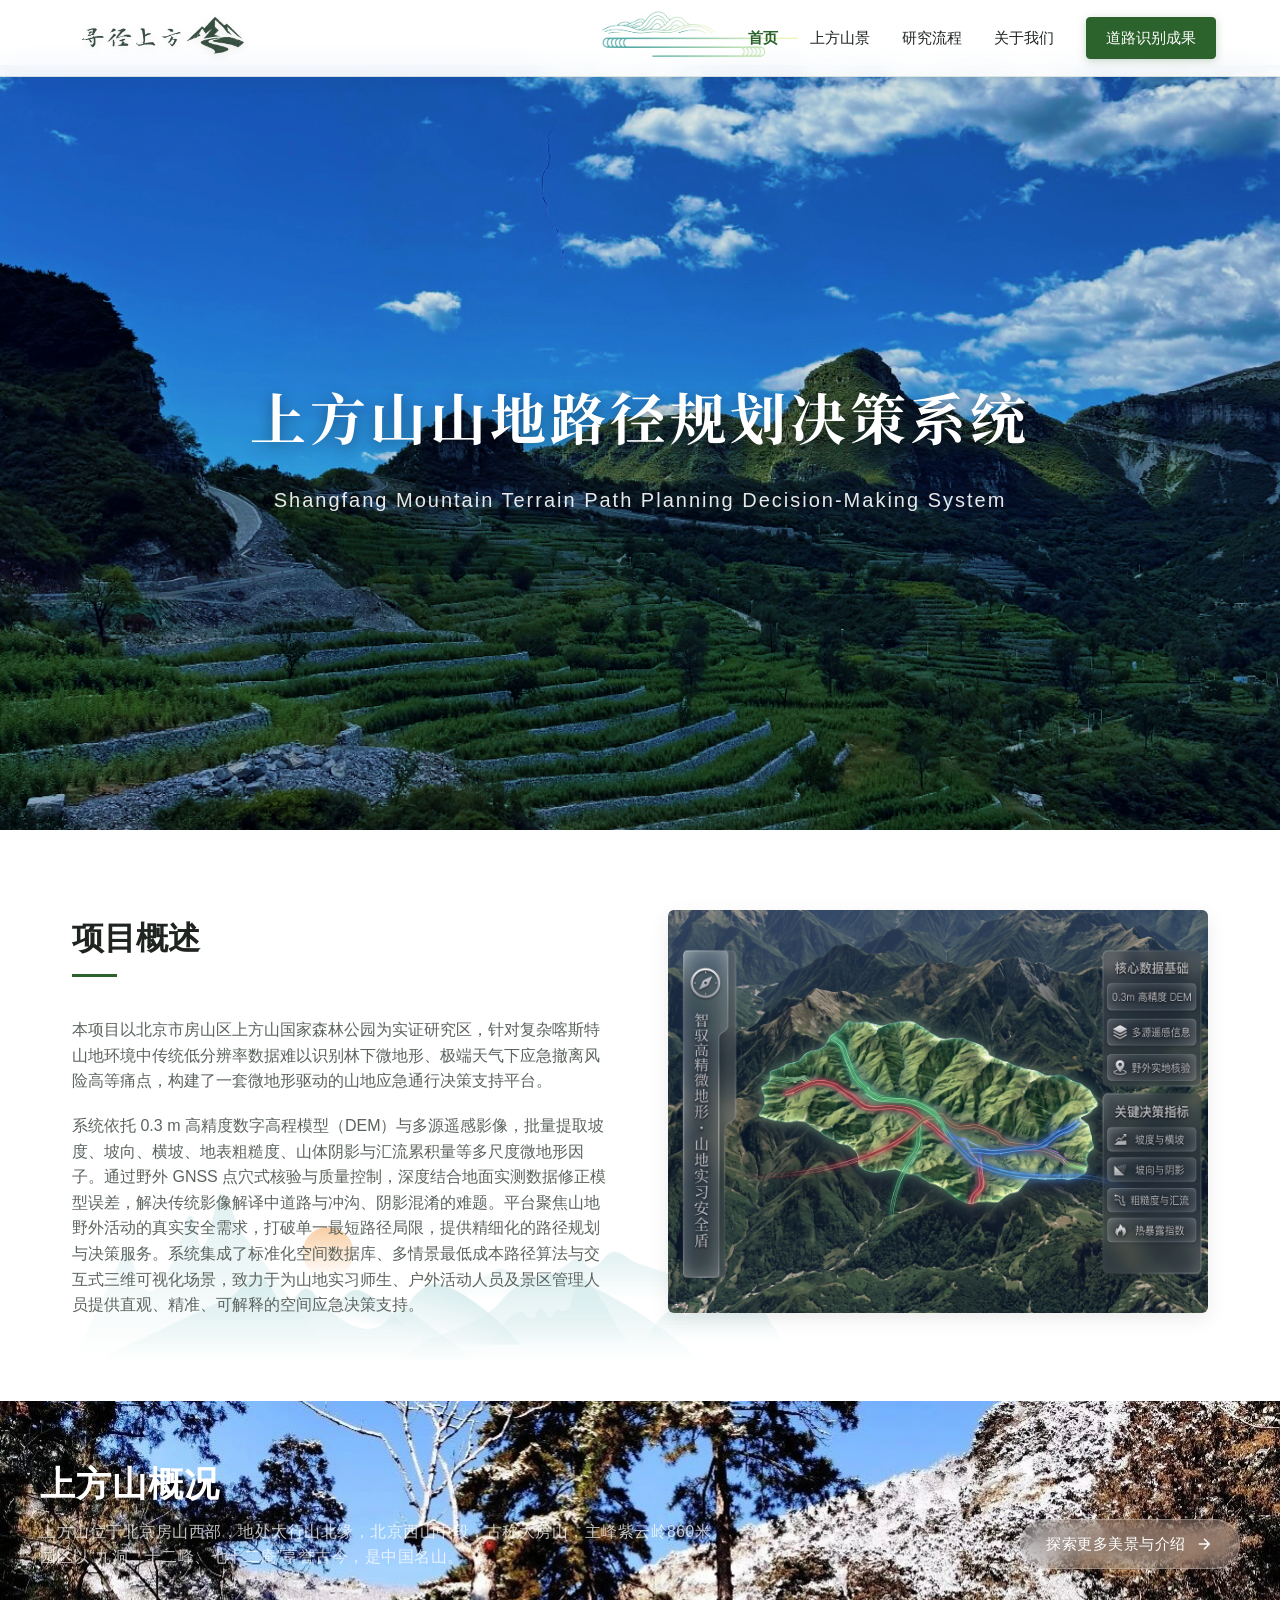
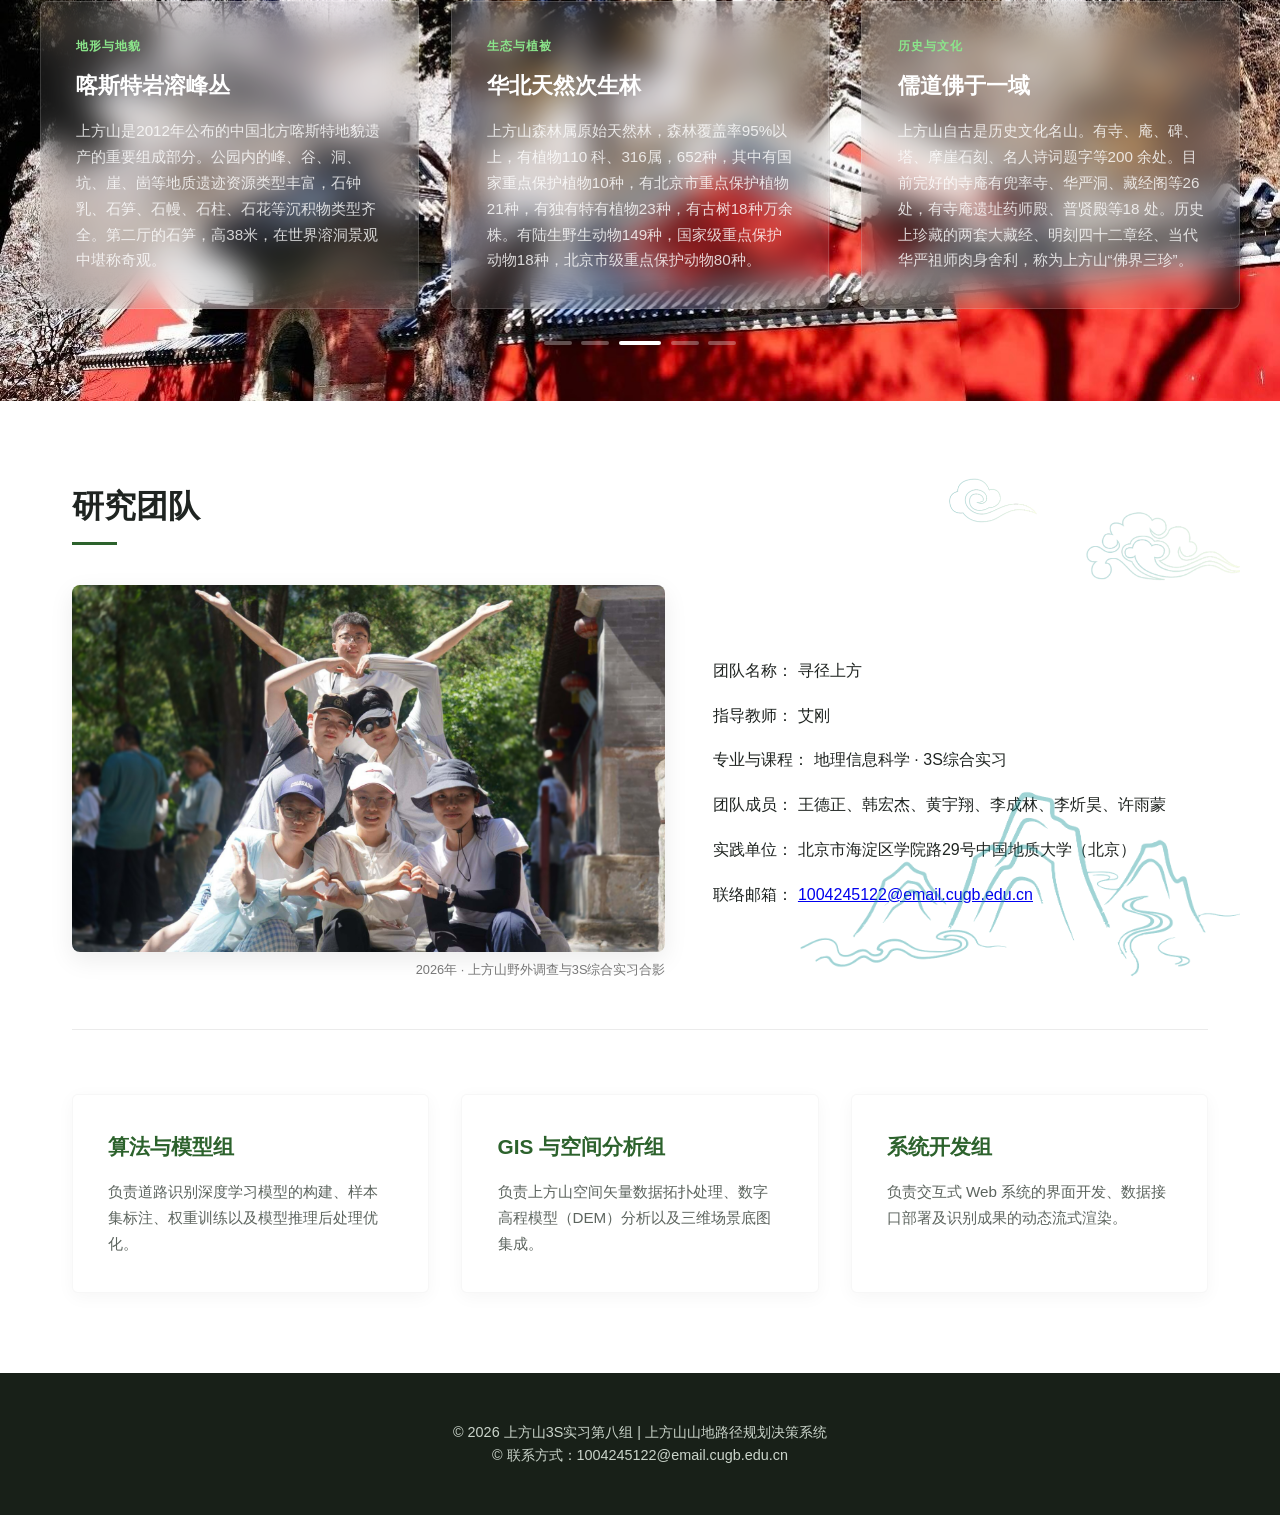
<file: index.html>
<!DOCTYPE html>
<html lang="zh-CN">
<head>
  <meta charset="UTF-8">
  <meta name="viewport" content="width=device-width, initial-scale=1.0">
  <title>上方山山地路径规划决策系统</title>
  <meta name="description" content="上方山山地路径规划决策系统：基于高精度 DEM、多源遥感与 WebGIS 的山地应急通行决策平台。">
  <link rel="preconnect" href="https://fonts.googleapis.com">
  <link rel="preconnect" href="https://fonts.gstatic.com" crossorigin>
  <link href="https://fonts.googleapis.com/css2?family=Cinzel:wght@600;800&family=Plus+Jakarta+Sans:wght@400;500;600;700&family=Noto+Serif+SC:wght@500;700&display=swap" rel="stylesheet">
  <link href="css/style.css" rel="stylesheet">

  <style>
    :root {
      --primary-color: #2c622c;      /* 原站典雅墨绿主色 */
      --text-main: #1f2421;
      --text-muted: #5c645e;
      --bg-light: #f5f6f4;
      --card-bg: #ffffff;
      --font-art: "Cinzel", "Noto Serif SC", serif;
      --font-sans: "Plus Jakarta Sans", -apple-system, BlinkMacSystemFont, "Segoe UI", Roboto, "PingFang SC", sans-serif;
    }

    body {
      font-family: var(--font-sans);
      color: var(--text-main);
      background-color: #fff;
      line-height: 1.6;
    }

    /* Shared navigation styles are maintained in css/style.css. */
    /* 首屏大图与艺术字 */
    .hero {
      position: relative;
      height: 85vh;
      margin-top: 65px;
      display: flex;
      align-items: center;
      justify-content: center;
      overflow: hidden;
    }
    .hero-img {
      position: absolute;
      top: 0; left: 0; width: 100%; height: 100%;
      object-fit: cover;
      filter: brightness(0.9);
      z-index: 1;
    }
    .hero-content {
      position: relative;
      z-index: 2;
      text-align: center;
      color: #fff;
      padding: 0 1rem;
    }
    .hero-title {
      font-family: var(--font-art);
      font-size: 3.5rem;
      font-weight: 700;
      letter-spacing: 4px;
      margin-bottom: 1rem;
      text-shadow: 0 4px 15px rgba(0,0,0,0.4);
    }
    .hero-subtitle {
      font-size: 1.25rem;
      font-weight: 300;
      letter-spacing: 2px;
      opacity: 0.9;
    }

    /* 模块通用样式 */
    .section-container {
      max-width: 1200px;
      margin: 0 auto;
      padding: 5rem 2rem;
    }
    .section-title {
      font-size: 2rem;
      font-weight: 700;
      margin-bottom: 2.5rem;
      position: relative;
      padding-bottom: 0.8rem;
    }
    .section-title::after {
      content: "";
      position: absolute;
      left: 0; bottom: 0;
      width: 45px; height: 3px;
      background-color: var(--primary-color);
    }
    .bg-tint {
      background-color: var(--bg-light);
    }

    /* 三列栅格布局 */
    .grid-3 {
      display: grid;
      grid-template-columns: repeat(auto-fit, minmax(320px, 1fr));
      gap: 2rem;
    }
    .card {
      background: var(--card-bg);
      padding: 2.2rem;
      border-radius: 6px;
      box-shadow: 0 4px 18px rgba(0,0,0,0.04);
      border: 1px solid rgba(0,0,0,0.03);
    }
    .card h3 {
      font-size: 1.3rem;
      margin-bottom: 1rem;
      color: var(--primary-color);
    }
    .card p {
      color: var(--text-muted);
      font-size: 0.95rem;
      line-height: 1.7;
    }

    /* 图文两列混排 (上方山与项目概述) */
    .content-split {
      display: grid;
      grid-template-columns: 1fr 1fr;
      gap: 3.5rem;
      align-items: center;
    }
    .split-image img {
      width: 100%;
      border-radius: 6px;
      object-fit: cover;
      box-shadow: 0 6px 20px rgba(0,0,0,0.08);
    }

        /* --- 上方山概况背景轮播模块 --- */
    .area-carousel-section {
    position: relative;
    height: 600px;             /* 核心：固定高度为 600px */
    max-height: 600px;
    overflow: hidden;          /* 核心：超出 600px 的背景图片自动被裁剪 */
    padding: 0 2rem;           /* 去掉过大的上下 padding，防止撑高容器 */
    display: flex;
    align-items: center;       /* 核心：让里面的文字和卡片垂直居中 */
    justify-content: center;   /* 水平居中 */
    box-sizing: border-box;
    }

    /* 轮播背景图层 */
    .carousel-bg-wrapper {
    position: absolute;
    top: 0; left: 0; width: 100%; height: 100%;
    z-index: 1;
    }

    .carousel-slide {
    position: absolute;
    top: 0; left: 0; width: 100%; height: 100%;
    object-fit: cover;
    object-position: center;
    opacity: 0;
    transform: scale(1.05);
    transition: opacity 1.2s ease-in-out, transform 6s ease-out;
    }

    .carousel-slide.active {
    opacity: 1;
    transform: scale(1);
    }

    /* 遮罩层：降低背景亮度并融入一点墨绿冷调，保证前景色块质感 */
    .carousel-overlay {
    position: absolute;
    top: 0; left: 0; width: 100%; height: 100%;
    background: linear-gradient(135deg, rgba(16, 28, 16, 0.78) 0%, rgba(20, 25, 20, 0.85) 100%);
    z-index: 2;
    }

    /* 前景内容层 */
    .area-content-container {
    position: relative;
    z-index: 3;
    max-width: 1200px;
    margin: 0 auto;
    width: 100%;
    }

    /* 顶部标题 + 右上角按钮横向排布 */
    .area-header-bar {
    display: flex;
    justify-content: space-between;
    align-items: flex-end;
    margin-bottom: 2rem;
    flex-wrap: wrap;
    gap: 1.5rem;
    }

    .area-section-title {
    font-size: 2.2rem;
    font-weight: 700;
    color: #ffffff;
    letter-spacing: 1px;
    margin-bottom: 0.4rem;
    }

    .area-section-subtitle {
    color: rgba(255, 255, 255, 0.75);
    font-size: 0.98rem;
    letter-spacing: 0.5px;
    }

    /* 右上方“查看更多”按钮（现代胶囊微拟物设计） */
    .explore-btn {
    display: inline-flex;
    align-items: center;
    gap: 0.6rem;
    padding: 0.75rem 1.6rem;
    background: rgba(255, 255, 255, 0.12);
    backdrop-filter: blur(12px);
    border: 1px solid rgba(255, 255, 255, 0.28);
    border-radius: 50px;
    color: #ffffff;
    text-decoration: none;
    font-size: 0.95rem;
    font-weight: 500;
    letter-spacing: 0.5px;
    transition: all 0.3s cubic-bezier(0.25, 0.8, 0.25, 1);
    }

    .explore-btn:hover {
    background: #ffffff;
    color: var(--primary-color, #2c622c);
    border-color: #ffffff;
    box-shadow: 0 8px 24px rgba(0, 0, 0, 0.25);
    transform: translateY(-2px);
    }

    .btn-arrow {
    transition: transform 0.3s ease;
    }

    .explore-btn:hover .btn-arrow {
    transform: translateX(4px);
    }

    /* 磨砂玻璃卡片 */
    .area-cards-grid {
    display: grid;
    grid-template-columns: repeat(auto-fit, minmax(320px, 1fr));
    gap: 2rem;
    }

    .glass-card {
    background: rgba(255, 255, 255, 0.08);
    backdrop-filter: blur(16px);
    -webkit-backdrop-filter: blur(16px);
    border: 1px solid rgba(255, 255, 255, 0.15);
    border-radius: 8px;
    padding: 2.2rem;
    transition: transform 0.3s ease, border-color 0.3s ease;
    }

    .glass-card:hover {
    transform: translateY(-5px);
    border-color: rgba(255, 255, 255, 0.4);
    background: rgba(255, 255, 255, 0.12);
    }

    .card-tag {
    font-size: 0.75rem;
    text-transform: uppercase;
    letter-spacing: 1px;
    color: #8be68b;
    margin-bottom: 0.8rem;
    font-weight: 600;
    }

    .glass-card h3 {
    font-size: 1.35rem;
    color: #ffffff;
    margin-bottom: 0.9rem;
    font-weight: 600;
    }

    .glass-card p {
    color: rgba(255, 255, 255, 0.8);
    font-size: 0.95rem;
    line-height: 1.7;
    }

    /* 轮播小圆点指示器 */
    .carousel-dots {
    display: flex;
    justify-content: center;
    gap: 0.6rem;
    margin-top: 2rem;
    }

    .dot {
    width: 28px;
    height: 4px;
    padding: 0;
    border: 0;
    background: rgba(255, 255, 255, 0.3);
    border-radius: 2px;
    cursor: pointer;
    transition: all 0.3s ease;
    }

    .dot.active {
    background: #ffffff;
    width: 42px;
    }

  .team-hero-split {
    display: grid;
    grid-template-columns: 1.2fr 1fr;
    gap: 3rem;
    align-items: center;
    margin-bottom: 4rem;
    padding-bottom: 3rem;
    border-bottom: 1px solid rgba(0, 0, 0, 0.08);
  }
  .team-photo-wrapper {
    position: relative;
  }
  .team-group-img {
    width: 100%;
    height: auto;
    display: block;    
    border-radius: 8px;
    box-shadow: 0 8px 24px rgba(0, 0, 0, 0.08);
  }
  .photo-caption {
    font-size: 0.8rem;
    color: #777;
    margin-top: 0.5rem;
    text-align: right;
  }
  .team-meta-list {
    display: flex;
    flex-direction: column;
    gap: 1.2rem;
  }
    /* 1. 导航栏主体：添加背景素材图与半透明遮罩 */
  .navbar {
    position: fixed;
    top: 0;
    left: 0;
    width: 100%;
    display: flex;
    justify-content: space-between;
    align-items: center;
    padding: 0.8rem 4rem;
    z-index: 1000;
    
    /* 核心：放置素材背景图，并叠加一层半透明白色磨砂，避免背景图过杂干扰文字阅读 */
    /* 将 photo/nav-bg.jpg 换成你的素材图路径 */
    background: 
      url("photo/sc1.png") 55% center/auto 100% no-repeat,
      linear-gradient(rgba(255, 255, 255, 0.88), rgba(255, 255, 255, 0.92));
    backdrop-filter: blur(12px);
    -webkit-backdrop-filter: blur(12px);
    border-bottom: 1px solid rgba(44, 98, 44, 0.12);
    box-shadow: 0 4px 20px rgba(0, 0, 0, 0.04);
    transition: all 0.3s ease;
  }

  /* 2. 左上角 Logo 容器 */
  .logo-container {
    display: flex;
    align-items: center;
    gap: 0.8rem;
    text-decoration: none;
    cursor: pointer;
  }

  /* Logo 图片尺寸控制（保证高度与导航栏协调） */
  .logo-img {
    height: 50px;         /* 根据你们 Logo 的长宽比微调，通常 38px~46px 最合适 */
    width: auto;
    object-fit: contain;
    display: block;
    filter: drop-shadow(0 2px 4px rgba(0, 0, 0, 0.08));
  }

  /* Logo 旁边的双行文本排版 */
  .logo-text-group {
    display: flex;
    flex-direction: column;
    line-height: 1.25;
  }

  .logo-title {
    font-family: var(--font-sans);
    font-size: 1.05rem;
    font-weight: 700;
    color: var(--primary-color, #2c622c);
    letter-spacing: 0.5px;
  }

  .logo-subtitle {
    font-family: var(--font-art);
    font-size: 0.68rem;
    color: var(--text-muted, #5c645e);
    letter-spacing: 1.5px;
    font-weight: 600;
    margin-top: 2px;
  }
  /* 确保父容器是相对定位，作为绝对定位的参照物 */
  .relative-box {
    position: relative;
    overflow: hidden; /* 防止插图局部超出板块边缘造成横向滚动条 */
  }

  /* 装饰性 PNG 插图基础样式 */
  .deco-png {
    position: absolute;
    pointer-events: none; /* 核心：穿透鼠标事件，鼠标划过不会阻挡文字选中或点击 */
    z-index: 0;           /* 置于文字层下方 */
    opacity: 0.4;        /* 保持半透明暗纹质感，通常 0.1~0.25 最显高级 */
    transition: opacity 0.4s ease;
  }

  /* 悬停板块时让暗纹稍微明显一点（可选微交互） */
  .relative-box:hover .deco-png {
    opacity: 0.25;
  }

  /* 位置变体 1：右上角悬浮 */
  .deco-top-right {
    top: 100px;
    right: -10px;
    width: 175px;
    height: auto;
  }
  .deco-top-right1 {
    top: 70px;
    right: 200px;
    width: 100px;
    height: auto;
  }
  .deco-bottom-right {
    bottom: 370px;
    right: -10px;
    width: 450px;
    height: auto;
  }

  /* 位置变体 2：左下角悬浮 */
  .deco-bottom-left {
    bottom: 10px;
    left: -10px;
    width: 800px;
    height: auto;
  }

  /* 保证前景文字比装饰图层级高 */
  .content-split, .section-title, .grid-3 {
    position: relative;
    z-index: 1;
  }

  /* 手机端隐藏过大的装饰图，保持干净 */
  @media (max-width: 768px) {
    .deco-png {
      display: none;
    }
  }

  /* 3. 移动端自适应（防止屏幕过窄时标题和菜单打架） */
  @media (max-width: 900px) {
    .navbar {
      padding: 0.7rem 1.5rem;
    }
    .logo-subtitle {
      display: none;      /* 窄屏下隐藏英文小副标，保持清爽 */
    }
    .logo-title {
      font-size: 0.95rem;
    }
    .logo-img {
      height: 34px;
    }
  }
  @media (max-width: 768px) {
    .team-hero-split { grid-template-columns: 1fr; gap: 2rem; }
    .navbar { padding: 0.9rem 1rem; }
    .logo { font-size: 0.95rem; max-width: calc(100% - 3.5rem); }
    .nav-toggle {
      display: inline-flex; align-items: center; justify-content: center;
      width: 2.5rem; height: 2.5rem; border: 1px solid rgba(44, 98, 44, .35);
      border-radius: 4px; color: var(--primary-color); background: #fff; font-size: 1.25rem;
    }
    .nav-links {
      display: none; position: absolute; top: 100%; left: 0; right: 0;
      flex-direction: column; align-items: stretch; gap: 0; padding: .5rem 1rem 1rem;
      background: rgba(255, 255, 255, .98); border-bottom: 1px solid rgba(0,0,0,.06);margin-left: 2.5rem;
    }
    .nav-links.is-open { display: flex; }
    .nav-links a { padding: .75rem .5rem; }
    .nav-btn { text-align: center; }
    .area-carousel-section { height: auto; min-height: 680px; padding: 3rem 1rem; }
    .area-cards-grid { grid-template-columns: 1fr; gap: 1rem; }
    .glass-card { padding: 1.4rem; }
  }

  @media (prefers-reduced-motion: reduce) {
    html { scroll-behavior: auto; }
    *, *::before, *::after { animation-duration: .01ms !important; animation-iteration-count: 1 !important; transition-duration: .01ms !important; }
  }

    /* 页脚 */
    footer {
      background: #182018;
      color: #cbd5cb;
      padding: 3rem 2rem;
      text-align: center;
      font-size: 0.9rem;
    }
        * { box-sizing: border-box; margin: 0; padding: 0; }
    body {
      background-color: #ffffff;
      font-family: -apple-system, BlinkMacSystemFont, "SF Pro Display", "Segoe UI", Roboto, sans-serif;
      overflow-x: hidden;
    }

    /* ============================================================
       1. 全屏开屏幕布
       ============================================================ */
    #intro-screen {
      position: fixed;
      inset: 0;
      width: 100vw;
      height: 100vh;
      background: #ececec;
      z-index: 99999;
      display: flex;
      align-items: center;
      justify-content: center;
      overflow: hidden;
      transition: opacity 1.0s cubic-bezier(0.16, 1, 0.3, 1), visibility 1.0s;
    }

    #intro-screen.fade-out {
      opacity: 0;
      visibility: hidden;
      transform: scale(1.03);
      transition: all 1.0s cubic-bezier(0.16, 1, 0.3, 1);
      pointer-events: none;
    }

    /* 装饰角标 */
    .intro-corner-text {
      position: absolute;
      font-size: 0.72rem;
      font-weight: 600;
      letter-spacing: 2px;
      color: rgba(0, 0, 0, 0.38);
      text-transform: uppercase;
      pointer-events: none;
    }
    .top-left { top: 32px; left: 40px; }
    .bottom-left { bottom: 32px; left: 40px; }
    .bottom-right { bottom: 32px; right: 140px; }

    /* ============================================================
       2. 扁椭圆轨迹系统 (关键优化：scaleY 压扁轨道 + 反向补偿图片)
       ============================================================ */
    .ring-stage {
      position: absolute;
      left: 50%;
      top: 50%;
      width: 0;
      height: 0;
      pointer-events: none;
      opacity: 0;
      /* 初始缩小状态 */
      transform: translate(-50%, -50%) scale(0.3);
      transition: opacity 0.8s ease, transform 1.4s cubic-bezier(0.16, 1, 0.3, 1);
    }

    .ring-stage.show {
      opacity: 1;
      transform: translate(-50%, -50%) scale(1);
    }

    /* 
      核心关键点 1：给轨迹容器添加 scaleY(0.58)
      将旋转的圆形轨迹压成一个横向修长、上下极度收敛的宽扁椭圆 
    */
    .ellipse-track-scaler {
      position: absolute;
      left: 0;
      top: 0;
      width: 0;
      height: 0;
      transform: scaleY(0.65); /* 压低上下高度约 42% */
    }

    .ring-rotator {
      position: absolute;
      left: 0;
      top: 0;
      width: 0;
      height: 0;
      animation: ringSpin 26s linear infinite;
    }

    @keyframes ringSpin {
      0% { transform: rotate(0deg); }
      100% { transform: rotate(360deg); }
    }

    /* 单个模型节点 */
    .ring-item {
      position: absolute;
      left: 0;
      top: 0;
      width: 130px;
      height: 130px;
      margin-left: -65px;
      margin-top: -65px;
      /* 
        核心关键点 2：
        通过 scaleY(1.724) 反向抵消父级 scaleY(0.58)，
        确保轨迹变扁的同时，3D PNG 模型不会被压扁变形，永远保持正方正立！
      */
      transform: rotate(var(--angle)) translateY(var(--radius)) rotate(calc(-1 * var(--angle))) scaleY(1.538);
      animation: counterSpin 26s linear infinite;
      transition: all 1.8s cubic-bezier(0.25, 1, 0.35, 1);
    }

    @keyframes counterSpin {
      0% { 
        transform: rotate(var(--angle)) translateY(var(--radius)) rotate(calc(-1 * var(--angle) - 0deg)) scaleY(1.538); 
      }
      100% { 
        transform: rotate(var(--angle)) translateY(var(--radius)) rotate(calc(-1 * var(--angle) - 360deg)) scaleY(1.538); 
      }
    }

    /* 3D PNG 模型：无框、无背景、轮廓浮空阴影 */
    .model-png {
      width: 120%;
      height: 120%;
      object-fit: contain;
      display: block;
      filter: drop-shadow(0 14px 18px rgba(0, 0, 0, 0.14)) drop-shadow(0 4px 6px rgba(0, 0, 0, 0.06));
      transition: transform 0.4s ease, filter 0.4s ease;
    }

    /* 阶段二：向中心慢速收缩并虚化消失 */
    .ring-stage.shrink-out {
      transform: translate(-50%, -50%) scale(0) !important;
      opacity: 0 !important;
      filter: blur(10px);
      transition: transform 1.8s cubic-bezier(0.25, 1, 0.35, 1),
                  opacity 1.5s cubic-bezier(0.25, 1, 0.35, 1),
                  filter 1.2s ease !important;
    }

    /* ============================================================
       3. 中央核心标识 (书法字 + 图标)
       ============================================================ */
    .brand-compose-wrap {
      position: relative;
      z-index: 50;
      display: flex;
      align-items: center;
      justify-content: center;
      gap: 2rem;
      max-width: 80vw;
    }

    .shimmer-mask-img {
      width: 32vw;
      height: 24vh;
      max-width: 460px;
      max-height: 290px;
      display: block;
      -webkit-mask-image: var(--mask-url);
      mask-image: var(--mask-url);
      -webkit-mask-size: contain;
      mask-size: contain;
      -webkit-mask-repeat: no-repeat;
      mask-repeat: no-repeat;
      -webkit-mask-position: center;
      mask-position: center;
      background-image: linear-gradient(
            45deg,
            #1b3a28 0%,
            #214a33 16%,
            #2d6947 30%,
            #4ea873 42%,
            #ffffff 45%,
            #4ea873 48%,
            #2d6947 62%,
            #1b3a28 80%,
            #152e20 100%
          );
      background-size: 300% 300%;
      background-position: 0% 0%;
      opacity: 0;
      transform: translateY(10px);
      transition: opacity 1.1s cubic-bezier(0.16, 1, 0.3, 1), 
                  transform 1.1s cubic-bezier(0.16, 1, 0.3, 1), 
                  filter 0.8s ease;
    }

    .shimmer-mask-img.appear {
      opacity: 1;
      transform: translateY(0);
      filter: drop-shadow(0 4px 16px rgba(27, 58, 40, 0.18));
    }

    .shimmer-mask-img.shine-active {
      animation: greenDiagonalShine 3.2s cubic-bezier(0.4, 0, 0.2, 1) infinite;
    }

    @keyframes greenDiagonalShine {
      0% { background-position: 0% 0%; }
      50% { background-position: 100% 100%; }
      100% { background-position: 0% 0%; }
    }

    .brand-logo-box {
      width: 130px;
      height: 130px;
      flex-shrink: 0;
      display: flex;
      align-items: center;
      justify-content: center;
      opacity: 0;
      transform: translateX(16px) scale(0.92);
      transition: all 1.0s cubic-bezier(0.16, 1, 0.3, 1);
    }

    .brand-logo-box.appear {
      opacity: 1;
      transform: translateX(0) scale(1);
    }

    .brand-logo-box img {
      width: 100%;
      height: 100%;
      object-fit: contain;
      filter: drop-shadow(0 6px 18px rgba(27, 77, 46, 0.15));
    }

    /* 跳过按钮 */
    #skip-btn {
      position: absolute;
      bottom: 25px;
      right: 35px;
      background: rgba(0, 0, 0, 0.05);
      border: 1px solid rgba(0, 0, 0, 0.12);
      color: #1b4d2e;
      padding: 7px 22px;
      border-radius: 30px;
      font-size: 0.8rem;
      cursor: pointer;
      backdrop-filter: blur(8px);
      letter-spacing: 1px;
      transition: all 0.3s;
      z-index: 1000;
    }

    #skip-btn:hover {
      background: #1b4d2e;
      color: #ffffff;
      border-color: #1b4d2e;
    }

    /* 首页内容展示 */
    .demo-navbar {
      display: flex;
      justify-content: space-between;
      align-items: center;
      padding: 1.2rem 4rem;
      border-bottom: 1px solid rgba(0, 0, 0, 0.08);
    }

    .demo-hero {
      max-width: 900px;
      margin: 6rem auto;
      text-align: center;
      padding: 0 1.5rem;
    }

    .demo-hero h1 {
      font-size: 2.6rem;
      color: #1b4d2e;
      margin-bottom: 1.2rem;
    }

    .replay-btn {
      margin-top: 1.5rem;
      padding: 0.75rem 2rem;
      background: #1b4d2e;
      color: #fff;
      border: none;
      border-radius: 4px;
      cursor: pointer;
    }

    @media (max-width: 768px) {
      .ellipse-track-scaler { transform: scaleY(0.68); }
      .ring-item { width: 80px; height: 80px; margin-left: -40px; margin-top: -40px; }
      .brand-compose-wrap { flex-direction: column; gap: 0.8rem; }
      .shimmer-mask-img { width: 70vw; height: 18vh; }
      .brand-logo-box { width: 65px; height: 65px; }
      .intro-corner-text { display: none; }
    }
  </style>
</head>
<body>
    <div id="intro-screen">
    <div class="intro-corner-text top-left">Group 8</div>
    <div class="intro-corner-text bottom-left"> Shangfang Mountain Terrain Path Planning Decision-Making System</div>

    <!-- 7 个透明 3D PNG 模型沿【扁椭圆轨迹】环绕 -->
    <div class="ring-stage" id="ringStage">
      <!-- 椭圆形变容器 -->
      <div class="ellipse-track-scaler">
        <div class="ring-rotator" id="ringRotator">
          <!-- 
            基础半径设置为 -330px，受 scaleY(0.58) 影响后：
            横向左右最宽约 330px，纵向上下压缩至仅约 190px，
            彻底告别上下溢出，完美贴合宽屏与笔记本视窗！
          -->
        <div class="ring-item" style="--angle: 0deg; --radius: -400px;">
          <img class="model-png" src="photo/m1.png" onerror="this.src='https://picsum.photos/300/400?random=41'" alt="模型1">
        </div>
        <div class="ring-item" style="--angle: 51.43deg; --radius: -400px;">
          <img class="model-png" src="photo/m2.png" onerror="this.src='https://picsum.photos/300/400?random=42'" alt="模型2">
        </div>
        <div class="ring-item" style="--angle: 102.86deg; --radius: -400px;">
          <img class="model-png" src="photo/m3.png" onerror="this.src='https://picsum.photos/300/400?random=43'" alt="模型3">
        </div>
        <div class="ring-item" style="--angle: 154.29deg; --radius: -400px;">
          <img class="model-png" src="photo/m4.png" onerror="this.src='https://picsum.photos/300/400?random=44'" alt="模型4">
        </div>
        <div class="ring-item" style="--angle: 205.71deg; --radius: -400px;">
          <img class="model-png" src="photo/m5.png" onerror="this.src='https://picsum.photos/300/400?random=45'" alt="模型5">
        </div>
        <div class="ring-item" style="--angle: 257.14deg; --radius: -400px;">
          <img class="model-png" src="photo/m6.png" onerror="this.src='https://picsum.photos/300/400?random=46'" alt="模型6">
        </div>
        <div class="ring-item" style="--angle: 308.57deg; --radius: -400px;">
          <img class="model-png" src="photo/m7.png" onerror="this.src='https://picsum.photos/300/400?random=47'" alt="模型7">
        </div>
        </div>
      </div>
    </div>

    <!-- 中央核心标识：书法字 + Logo -->
    <div class="brand-compose-wrap">
      <div class="shimmer-mask-img" id="shimmerImg" style="--mask-url: url('photo/xjsf1.png');"></div>
      <div class="brand-logo-box" id="brandLogo">
        <img src="photo/logo1.png" onerror="this.src='sc/logo.png'" alt="系统Logo">
      </div>
    </div>

    <!-- 跳过按钮 -->
    <button id="skip-btn">跳过 (ESC) ➔</button>
  </div>

  <!-- 1. 顶部菜单栏 -->
  <nav class="navbar">
    <!-- 左上角：Logo 图标 + 系统标题 -->
    <a href="sfs.html" class="logo-container">
      <!-- 将 logo.png 换成你们实际存放 Logo 的相对路径 -->
      <img src="photo/logo.png" alt="系统Logo" class="logo-img">
    </a>

    <!-- 右侧菜单项 -->
    <div class="nav-links">
      <a href="index.html" class="active">首页</a>
      <a href="view.html">上方山景</a>
      <a href="research.html">研究流程</a>
      <a href="team.html">关于我们</a>
      <a href="http://127.0.0.1:8765" target="_blank" class="nav-btn">道路识别成果</a>
    </div>
  </nav>

  <!-- 2. 首屏大图与艺术字 -->
  <header class="hero">
    <!-- 替换为你们上方山的高清遥感或实景航拍图 -->
    <img src="photo/30.jpg" alt="上方山研究区" class="hero-img" fetchpriority="high">
    <div class="hero-content">
      <h1 class="hero-title">上方山山地路径规划决策系统</h1>
      <p class="hero-subtitle"> Shangfang Mountain Terrain Path Planning Decision-Making System</p>
    </div>
  </header>

  <!-- 3. 项目概述 (图文结构) -->
  <section id="overview" class="section-container relative-box">
    <img src="photo/sc2.png" alt="山峦插图" class="deco-png deco-bottom-left">
    <div class="content-split">
      <div>
        <h2 class="section-title">项目概述</h2>
        <p style="color: var(--text-muted); margin-bottom: 1.2rem;">
          本项目以北京市房山区上方山国家森林公园为实证研究区，针对复杂喀斯特山地环境中传统低分辨率数据难以识别林下微地形、极端天气下应急撤离风险高等痛点，构建了一套微地形驱动的山地应急通行决策支持平台。
        </p>
        <p style="color: var(--text-muted);">
          系统依托 0.3 m 高精度数字高程模型（DEM）与多源遥感影像，批量提取坡度、坡向、横坡、地表粗糙度、山体阴影与汇流累积量等多尺度微地形因子。通过野外 GNSS 点穴式核验与质量控制，深度结合地面实测数据修正模型误差，解决传统影像解译中道路与冲沟、阴影混淆的难题。平台聚焦山地野外活动的真实安全需求，打破单一最短路径局限，提供精细化的路径规划与决策服务。系统集成了标准化空间数据库、多情景最低成本路径算法与交互式三维可视化场景，致力于为山地实习师生、户外活动人员及景区管理人员提供直观、精准、可解释的空间应急决策支持。
        </p>
      </div>
      <div class="split-image">
        <img src="photo/2.jpg" alt="算法分析与GIS底图" loading="lazy" decoding="async">
      </div>
    </div>
  </section>

  <!-- 4. 上方山简介 -->
  <!-- 上方山概况（带背景轮播 + 右上角跳转按钮） -->
  <section id="area" class="area-carousel-section">
    <!-- 1. 背景轮播图容器 -->
    <div class="carousel-bg-wrapper">
        <!-- 换成你们拍摄的上方山高清风景/遥感图 -->
        <img src="photo/5.jpg" class="carousel-slide active" alt="上方山风光 1" loading="lazy" decoding="async">
        <img src="photo/8.jpg" class="carousel-slide" alt="上方山风光 2" loading="lazy" decoding="async">
        <img src="photo/4.jpg" class="carousel-slide" alt="上方山风光 3" loading="lazy" decoding="async">
        <img src="photo/7.jpg" class="carousel-slide" alt="上方山风光 4" loading="lazy" decoding="async">
        <img src="photo/6.jpg" class="carousel-slide" alt="上方山风光 5" loading="lazy" decoding="async">

    </div>

    <!-- 2. 内容前景层 -->
    <div class="area-content-container">
        
        <!-- 头部栏：标题居左，探索按钮居右 -->
        <div class="area-header-bar">
        <div>
            <h2 class="area-section-title">上方山概况</h2>
            <p class="area-section-subtitle">上方山位于北京房山西部，地处太行山北缘，北京西山中段，古称大房山，主峰紫云岭860米。<br>
                园区以“九洞、十二峰、七十二庵”享誉古今，是中国名山。</p>
        </div>
        <!-- 右上方按钮：跳转到更多美景与介绍页（可填子页面链接或全景链接） -->
        <a href="view.html" class="explore-btn">
            <span>探索更多美景与介绍</span>
            <svg class="btn-arrow" viewBox="0 0 24 24" width="18" height="18" fill="none" stroke="currentColor" stroke-width="2">
            <path d="M5 12h14M12 5l7 7-7 7"/>
            </svg>
        </a>
        </div>

        <!-- 下方浮动卡片（磨砂玻璃质感 Glassmorphism） -->
        <div class="area-cards-grid">
        <div class="glass-card">
            <div class="card-tag">地形与地貌</div>
            <h3>喀斯特岩溶峰丛</h3>
            <p>上方山是2012年公布的中国北方喀斯特地貌遗产的重要组成部分。公园内的峰、谷、洞、坑、崖、崮等地质遗迹资源类型丰富，石钟乳、石笋、石幔、石柱、石花等沉积物类型齐全。第二厅的石笋，高38米，在世界溶洞景观中堪称奇观。</p>
        </div>

        <div class="glass-card">
            <div class="card-tag">生态与植被</div>
            <h3>华北天然次生林</h3>
            <p>上方山森林属原始天然林，森林覆盖率95%以上，有植物110 科、316属，652种，其中有国家重点保护植物10种，有北京市重点保护植物21种，有独有特有植物23种，有古树18种万余株。有陆生野生动物149种，国家级重点保护动物18种，北京市级重点保护动物80种。</p>
        </div>

        <div class="glass-card">
            <div class="card-tag">历史与文化</div>
            <h3>儒道佛于一域</h3>
            <p>上方山自古是历史文化名山。有寺、庵、碑、塔、摩崖石刻、名人诗词题字等200 余处。目前完好的寺庵有兜率寺、华严洞、藏经阁等26 处，有寺庵遗址药师殿、普贤殿等18 处。历史上珍藏的两套大藏经、明刻四十二章经、当代华严祖师肉身舍利，称为上方山“佛界三珍”。</p>
        </div>
        </div>

        <!-- 底部轮播指示小圆点 -->
        <div class="carousel-dots">
        <button class="dot active" type="button" aria-label="显示第 1 张风景图" aria-pressed="true" data-slide="0"></button>
        <button class="dot" type="button" aria-label="显示第 2 张风景图" aria-pressed="false" data-slide="1"></button>
        <button class="dot" type="button" aria-label="显示第 3 张风景图" aria-pressed="false" data-slide="2"></button>
        <button class="dot" type="button" aria-label="显示第 4 张风景图" aria-pressed="false" data-slide="3"></button>
        <button class="dot" type="button" aria-label="显示第 5 张风景图" aria-pressed="false" data-slide="4"></button>
        </div>

    </div>
  </section>

  <!-- 5. 小组介绍 -->
  <section id="team" class="section-container relative-box">
    <img src="photo/sc4.png" alt="山峦插图" class="deco-png deco-bottom-right">
    <img src="photo/sc5.png" alt="山峦插图" class="deco-png deco-top-right">
    <img src="photo/sc6.png" alt="山峦插图" class="deco-png deco-top-right1">
    <h2 class="section-title">研究团队</h2>
      <div class="team-hero-split">
      <div class="team-photo-wrapper">
        <img src="photo/12.jpg" alt="研究团队合照" class="team-group-img" loading="lazy" decoding="async">
        <div class="photo-caption">2026年 · 上方山野外调查与3S综合实习合影</div>
      </div>
      <div class="team-meta-list">
        <div class="meta-item">
          <span class="meta-label">团队名称：</span>
          <span class="meta-val">寻径上方</span>
        </div>
        <div class="meta-item">
          <span class="meta-label">指导教师：</span>
          <span class="meta-val">艾刚</span>
        </div>
        <div class="meta-item">
          <span class="meta-label">专业与课程：</span>
          <span class="meta-val">地理信息科学 · 3S综合实习</span>
        </div>
        <div class="meta-item">
          <span class="meta-label">团队成员：</span>
          <span class="meta-val">王德正、韩宏杰、黄宇翔、李成林、李炘昊、许雨蒙</span>
        </div>
        <div class="meta-item">
          <span class="meta-label">实践单位：</span>
          <span class="meta-val">北京市海淀区学院路29号中国地质大学（北京）</span>
        </div>
        <div class="meta-item">
          <span class="meta-label">联络邮箱：</span>
          <span class="meta-val"><a href="mailto:2775415594@qq.com" class="email-link">1004245122@email.cugb.edu.cn</a></span>
        </div>
      </div>
    </div>

    <div class="grid-3">
      <div class="card">
        <h3>算法与模型组</h3>
        <p>负责道路识别深度学习模型的构建、样本集标注、权重训练以及模型推理后处理优化。</p>
      </div>
      <div class="card">
        <h3>GIS 与空间分析组</h3>
        <p>负责上方山空间矢量数据拓扑处理、数字高程模型（DEM）分析以及三维场景底图集成。</p>
      </div>
      <div class="card">
        <h3>系统开发组</h3>
        <p>负责交互式 Web 系统的界面开发、数据接口部署及识别成果的动态流式渲染。</p>
      </div>
    </div>
  </section>

  <!-- 6. 页脚 -->
  <footer>
    <p>© 2026 上方山3S实习第八组 | 上方山山地路径规划决策系统</p>
    <p>© 联系方式：1004245122@email.cugb.edu.cn</p>
  </footer>

<script src="js/main.js" defer></script>
  <script>
    (function() {
      const introScreen = document.getElementById('intro-screen');
      const ringStage = document.getElementById('ringStage');
      const shimmerImg = document.getElementById('shimmerImg');
      const brandLogo = document.getElementById('brandLogo');
      const skipBtn = document.getElementById('skip-btn');

      // 移动端安全半径适配
      if (window.innerWidth < 768) {
        document.querySelectorAll('.ring-item').forEach(el => {
          el.style.setProperty('--radius', '-200px');
        });
      }

      let isFinished = false;

      function endIntro() {
        if (isFinished) return;
        isFinished = true;
        introScreen.classList.add('fade-out');
        setTimeout(() => {
          introScreen.remove();
        }, 1000);
      }

      skipBtn.addEventListener('click', endIntro);
      window.addEventListener('keydown', (e) => {
        if (e.key === 'Escape') endIntro();
      });

      // 0.2s: 书法字显形
      setTimeout(() => {
        if (isFinished) return;
        shimmerImg.classList.add('appear');
      }, 200);

      // 0.4s: 扁椭圆画廊展开
      setTimeout(() => {
        if (isFinished) return;
        ringStage.classList.add('show');
      }, 400);

      // 0.8s: 书法字绿色金属流光
      setTimeout(() => {
        if (isFinished) return;
        shimmerImg.classList.add('shine-active');
      }, 800);

      // 1.3s: Logo 浮现
      setTimeout(() => {
        if (isFinished) return;
        brandLogo.classList.add('appear');
      }, 1300);

      // 3.6s: 【慢速向心收缩】沿着扁椭圆轨迹平滑收拢至中心
      setTimeout(() => {
        if (isFinished) return;
        ringStage.classList.add('shrink-out');
      }, 3600);

      // 5.2s: 幕布淡出揭晓首页
      setTimeout(() => {
        endIntro();
      }, 5200);
    })();
    // 如果本次访问已经看过开屏，直接跳过
    if (sessionStorage.getItem('hasSeenIntro')) {
      document.getElementById('intro-screen')?.remove();
    } else {
      // 正常执行开屏动效逻辑...
      sessionStorage.setItem('hasSeenIntro', 'true');
    }
  </script>
</body>
</html>
</file>
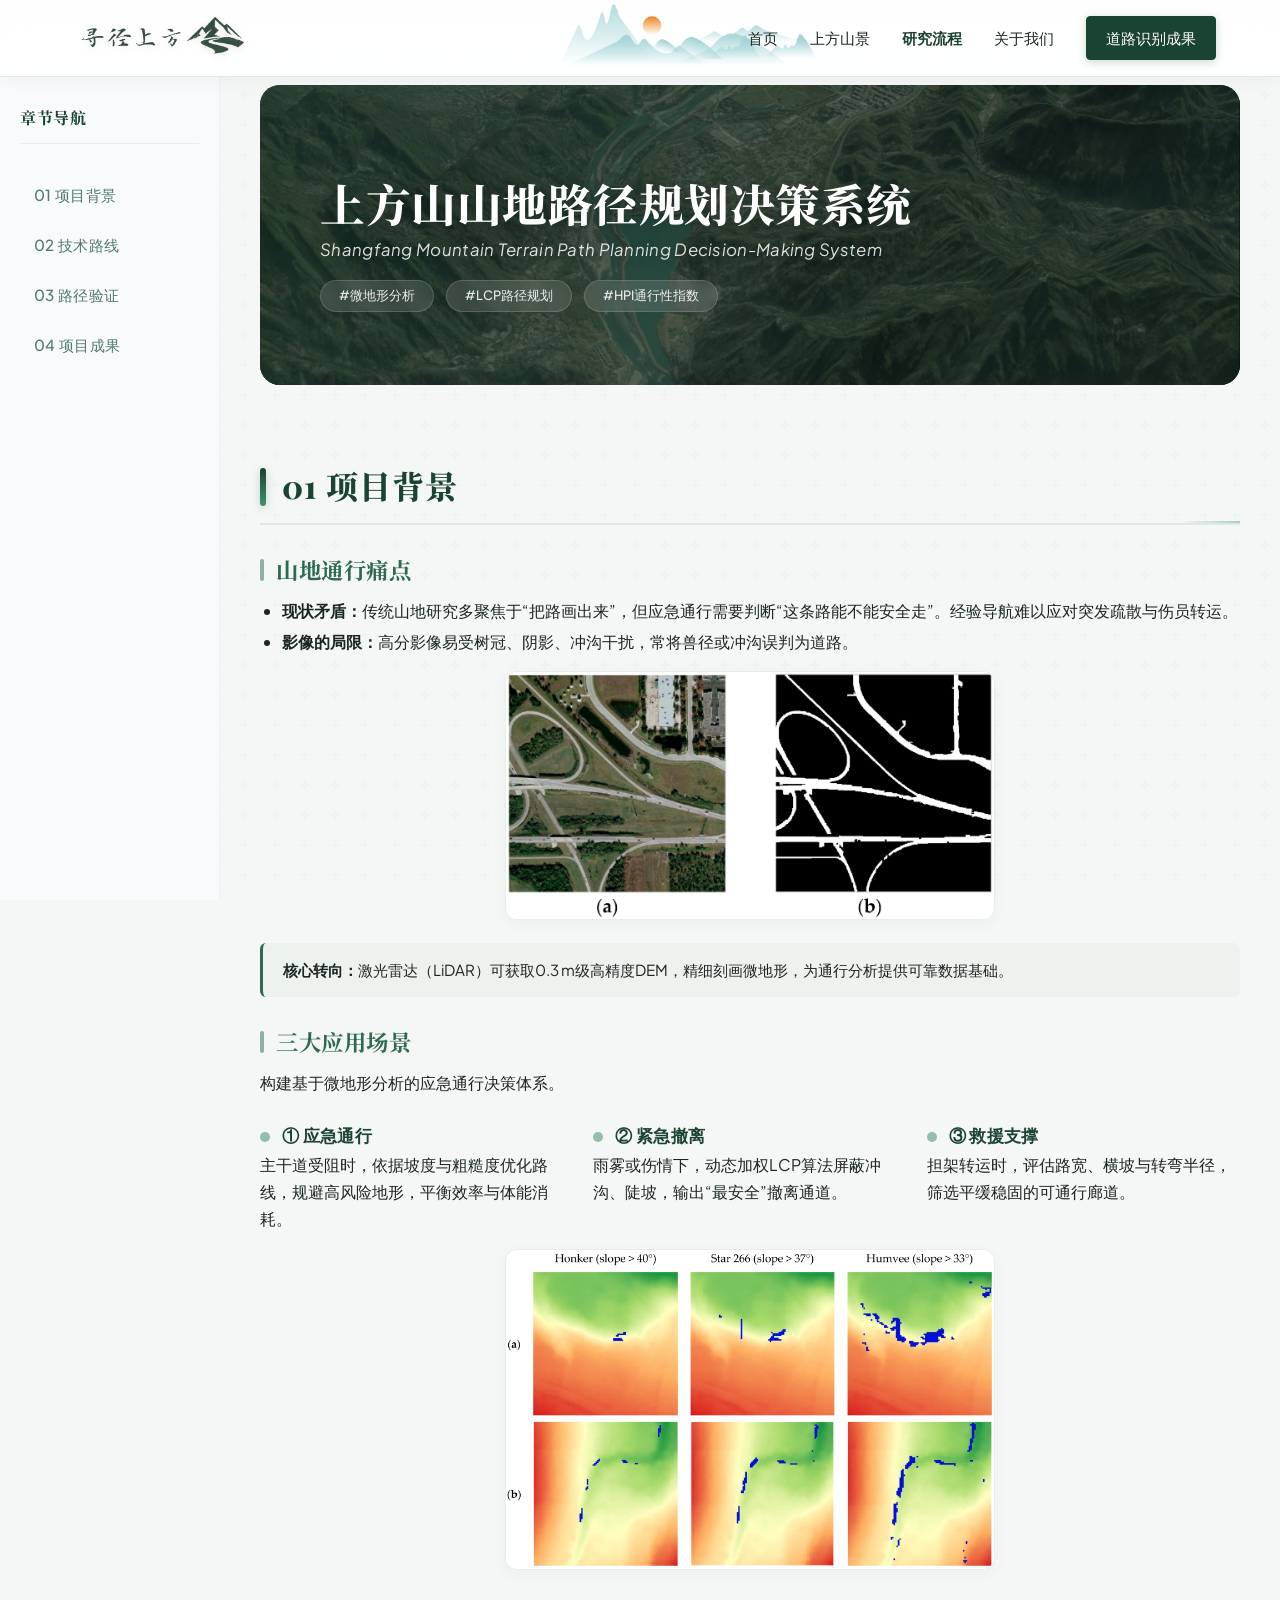
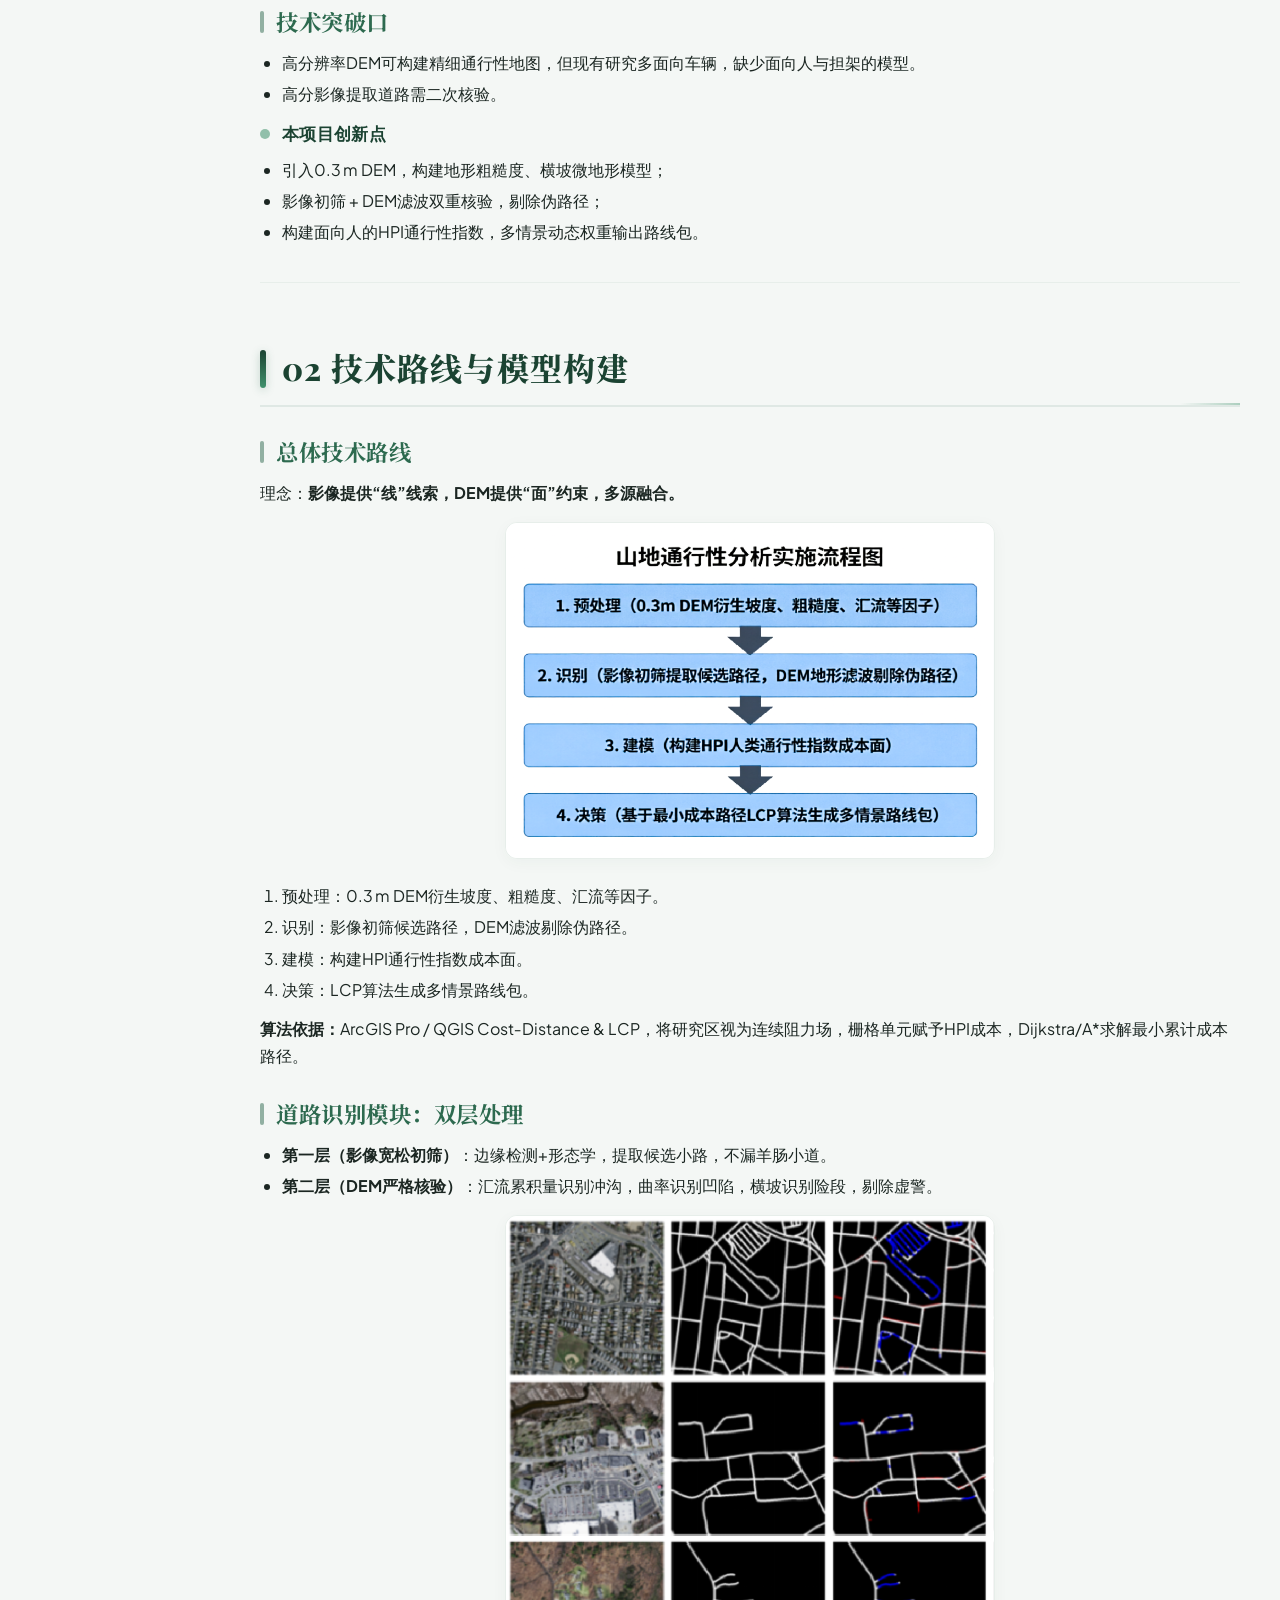
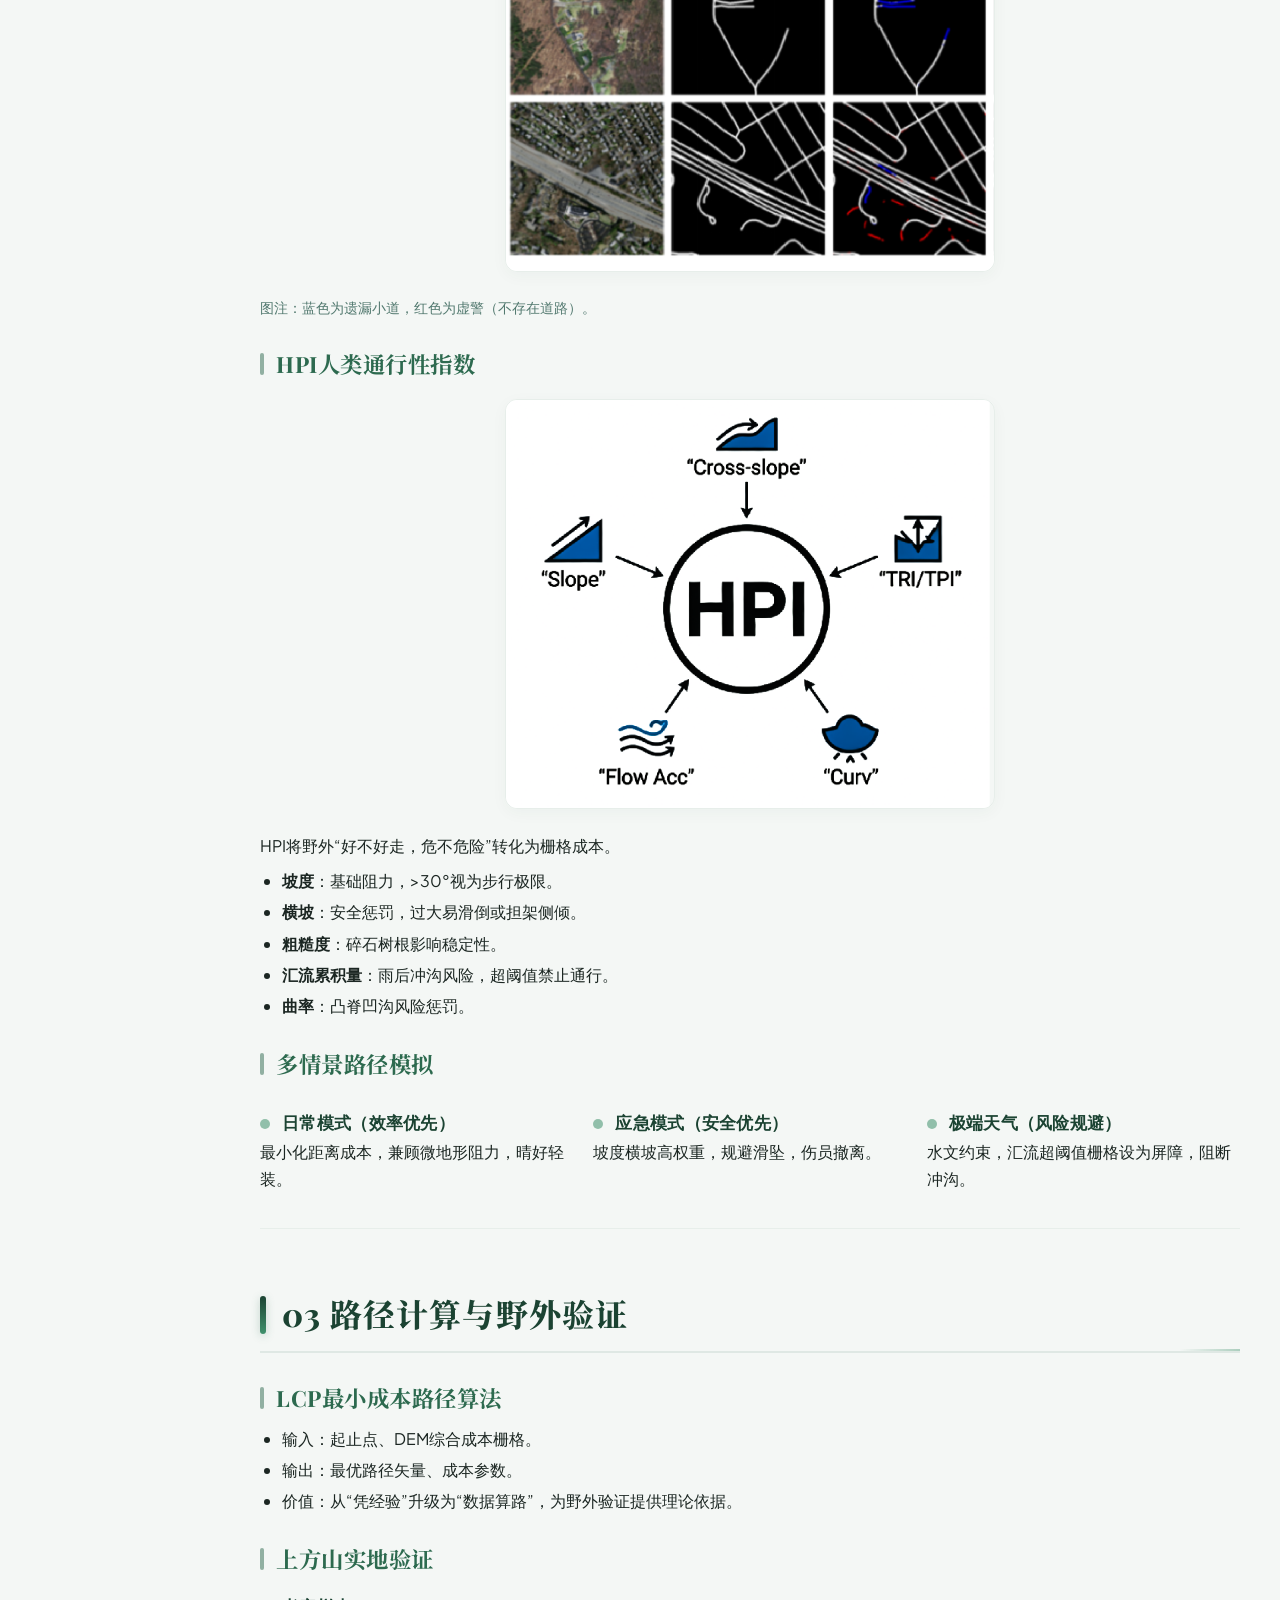
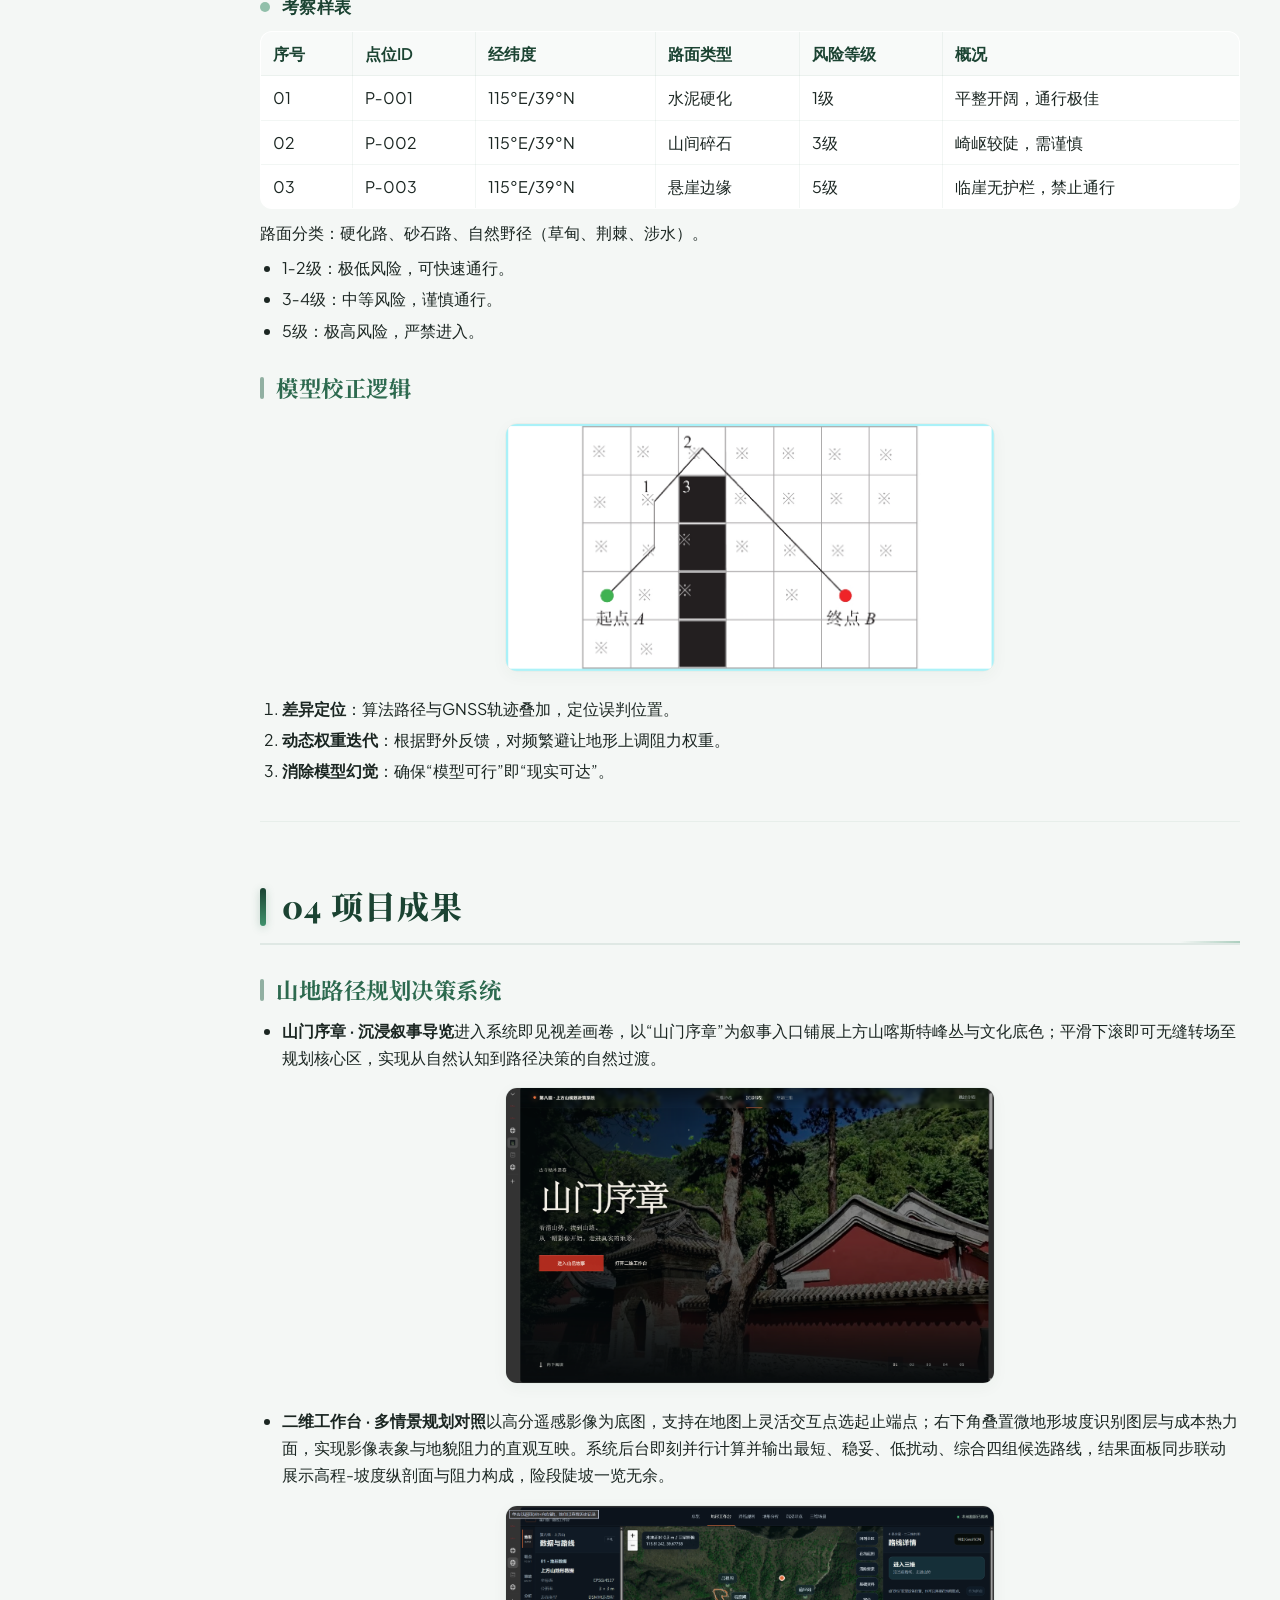
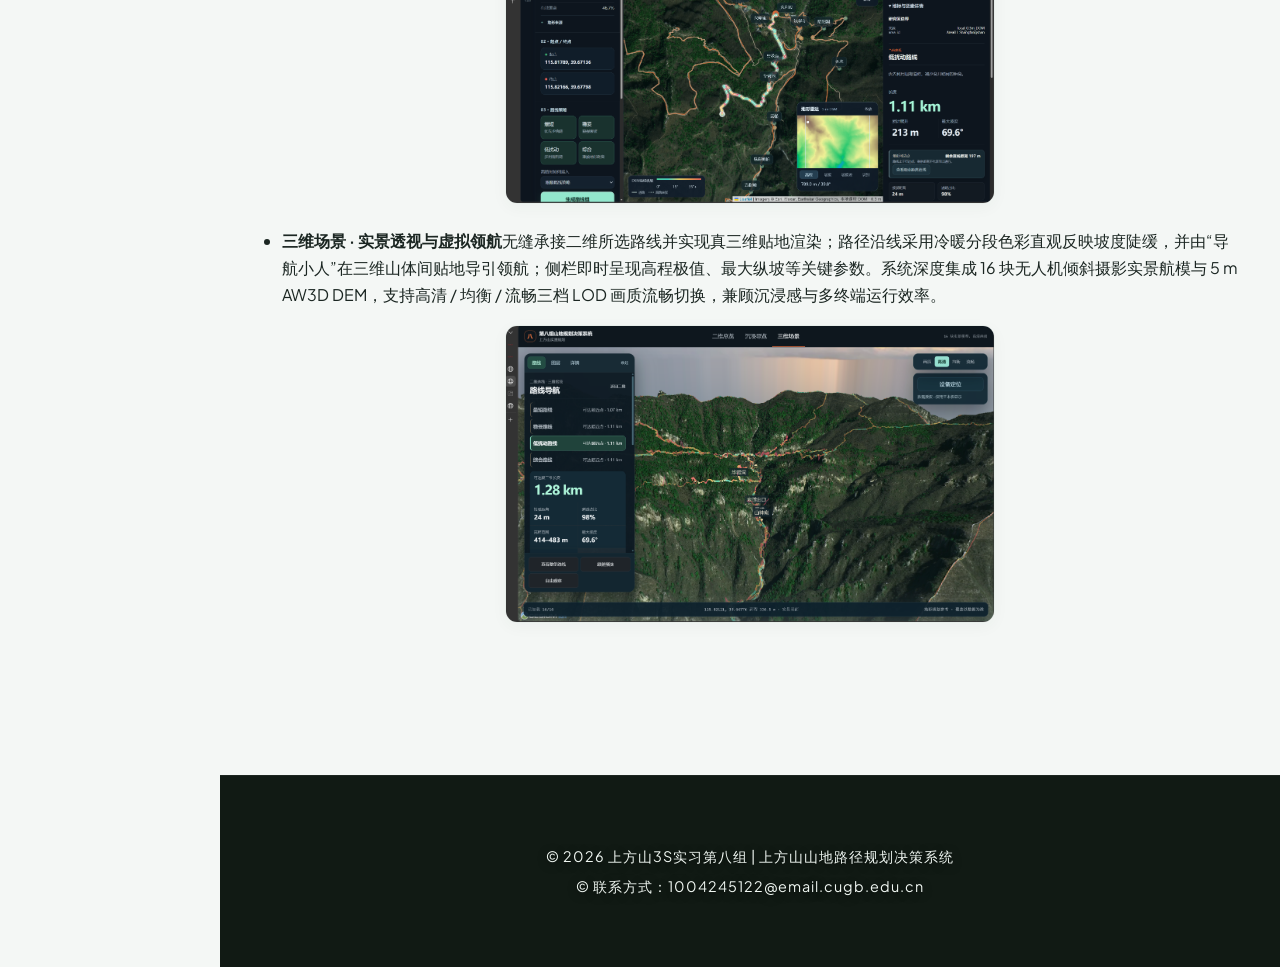
<file: research.html>
<!DOCTYPE html>
<html lang="zh-CN">
<head>
    <meta charset="UTF-8" />
    <meta name="viewport" content="width=device-width, initial-scale=1.0" />
    <title>上方山山地路径规划决策系统</title>
    <meta name="description" content="上方山山地路径规划决策系统的研究背景、技术路线、路径验证与成果展示。" />
    <link rel="preconnect" href="https://fonts.googleapis.com" />
    <link rel="preconnect" href="https://fonts.gstatic.com" crossorigin />
    <link href="https://fonts.googleapis.com/css2?family=Playfair+Display:ital,wght@0,600;0,800;1,600&family=Plus+Jakarta+Sans:wght@400;500;600;700&family=Noto+Serif+SC:wght@500;700&display=swap" rel="stylesheet" />
    <link href="css/style.css" rel="stylesheet" />
    <style>
        /* ============================================================
           ROOT 变量
           ============================================================ */
        :root {
            --primary-color: #1b4332;
            --primary-light: #2d6a4f;
            --accent-color: #40916c;
            --text-main: #1b2622;
            --text-muted: #52796f;
            --bg-light: #f4f7f5;
            --card-bg: rgba(255, 255, 255, 0.92);
            --card-border: rgba(45, 106, 79, 0.12);
            --font-art: "Playfair Display", "Noto Serif SC", serif;
            --font-sans: "Plus Jakarta Sans", -apple-system, BlinkMacSystemFont, "Segoe UI", Roboto, "PingFang SC", sans-serif;
            --shadow-sm: 0 4px 16px rgba(27, 67, 50, 0.05);
            --transition: all 0.4s cubic-bezier(0.16, 1, 0.3, 1);
        }

        /* ============================================================
           全局重置 & 背景
           ============================================================ */
        body {
            font-family: var(--font-sans);
            color: var(--text-main);
            background-color: var(--bg-light);
            min-height: 100vh;
            overflow-x: hidden;
            position: relative;
            line-height: 1.7;
        }
        body::before {
            content: '';
            position: fixed;
            top: 0;
            left: 0;
            width: 100%;
            height: 100%;
            background-image: url("data:image/svg+xml,%3Csvg width='60' height='60' viewBox='0 0 60 60' xmlns='http://www.w3.org/2000/svg'%3E%3Cg fill='none' fill-rule='evenodd'%3E%3Cg fill='%232d6a4f' fill-opacity='0.04'%3E%3Cpath d='M36 34v-4h-2v4h-4v2h4v4h2v-4h4v-2h-4zm0-30V0h-2v4h-4v2h4v4h2V6h4V4h-4zM6 34v-4H4v4H0v2h4v4h2v-4h4v-2H6zM6 4V0H4v4H0v2h4v4h2V6h4V4H6z'/%3E%3C/g%3E%3C/g%3E%3C/svg%3E");
            pointer-events: none;
            z-index: -1;
            opacity: 0.6;
        }

        /* ============================================================
           自定义滚动条
           ============================================================ */
        ::-webkit-scrollbar {
            width: 10px;
        }
        ::-webkit-scrollbar-track {
            background: #e9efe9;
            border-radius: 10px;
        }
        ::-webkit-scrollbar-thumb {
            background: var(--primary-light);
            border-radius: 10px;
            border: 2px solid #e9efe9;
        }
        ::-webkit-scrollbar-thumb:hover {
            background: var(--primary-color);
        }

        /* ============================================================
           滚动进度条
           ============================================================ */
        .scroll-progress {
            position: fixed;
            top: 0;
            left: 0;
            width: 0%;
            height: 4px;
            background: linear-gradient(90deg, var(--primary-color), var(--accent-color), #74c69d);
            z-index: 9999;
            transition: width 0.1s ease-out;
            box-shadow: 0 2px 12px rgba(27, 67, 50, 0.35);
        }

        /* ============================================================
           滚动渐显动画
           ============================================================ */
        .reveal-on-scroll {
            opacity: 0;
            transform: translateY(40px) scale(0.98);
            transition: opacity 0.9s cubic-bezier(0.16, 1, 0.3, 1),
                transform 0.9s cubic-bezier(0.16, 1, 0.3, 1);
            will-change: opacity, transform;
        }
        .reveal-on-scroll.is-visible {
            opacity: 1;
            transform: translateY(0) scale(1);
        }

    /* Shared navigation styles are maintained in css/style.css. */
        /* ============================================================
           侧边栏
           ============================================================ */
        .sidebar {
            position: fixed;
            top: 72px;
            left: 0;
            width: 220px;
            height: calc(100vh - 72px);
            z-index: 999;
            background: rgba(248, 250, 252, 0.92);
            backdrop-filter: blur(14px);
            -webkit-backdrop-filter: blur(14px);
            border-right: 1px solid rgba(45, 106, 79, 0.06);
            padding: 32px 20px;
            overflow-y: auto;
            transition: var(--transition);
        }
        .sidebar-title {
            font-family: var(--font-art);
            font-size: 1rem;
            font-weight: 700;
            color: var(--primary-color);
            margin-bottom: 28px;
            padding-bottom: 12px;
            border-bottom: 1px solid rgba(45, 106, 79, 0.08);
            letter-spacing: 0.5px;
        }
        .sidebar a {
            display: block;
            position: relative;
            color: var(--text-muted);
            font-size: 0.95rem;
            font-weight: 500;
            text-decoration: none;
            padding: 10px 14px;
            margin: 4px 0;
            border-radius: 10px;
            transition: var(--transition);
            cursor: pointer;
            letter-spacing: 0.3px;
        }
        .sidebar a::before {
            content: '';
            position: absolute;
            left: 0;
            top: 50%;
            transform: translateY(-50%);
            width: 3px;
            height: 0;
            background: var(--primary-light);
            border-radius: 4px;
            transition: height 0.35s cubic-bezier(0.16, 1, 0.3, 1);
        }
        .sidebar a:hover,
        .sidebar a:focus {
            background: rgba(45, 106, 79, 0.05);
            color: var(--primary-color);
            transform: translateX(4px);
        }
        .sidebar a:hover::before {
            height: 20px;
        }

        /* ============================================================
           主内容区
           ============================================================ */
        .container {
            max-width: 1100px;
            margin-left: 220px;
            padding: 0 40px 40px 40px;
        }

        /* ============================================================
           内容块
           ============================================================ */
        .content-block {
            padding: 20px 0 24px 0;
            border-bottom: 1px solid rgba(45, 106, 79, 0.06);
        }
        .content-block:last-of-type {
            border-bottom: none;
        }

        /* ============================================================
           ★ 标题区域 — 使用本地图片作为背景
           ============================================================ */
        .hero-banner {
            position: relative;
            width: 100%;
            padding: 70px 60px 50px 60px;
            margin: 85px 0 16px 0;
            border-radius: 20px;
            overflow: hidden;
            background: var(--primary-color);
            min-height: 300px;
            display: flex;
            flex-direction: column;
            justify-content: center;
        }
        .hero-banner::before {
            content: '';
            position: absolute;
            inset: 0;
            /* 使用本地图片路径，请根据实际位置修改 */
            background-image: url('photo/34.jpg');
            background-size: cover;
            background-position: center 35%;
            background-repeat: no-repeat;
            z-index: 1;
            transition: transform 0.6s ease;
        }
        .hero-banner:hover::before {
            transform: scale(1.02);
        }
        .hero-banner::after {
            content: '';
            position: absolute;
            inset: 0;
            background: linear-gradient(145deg,
                    rgba(20, 40, 30, 0.78) 0%,
                    rgba(15, 30, 22, 0.65) 50%,
                    rgba(10, 25, 18, 0.72) 100%);
            z-index: 2;
        }
        .hero-banner>* {
            position: relative;
            z-index: 3;
        }
        .hero-banner h1 {
            font-family: var(--font-art);
            font-size: 2.8rem;
            color: #ffffff;
            font-weight: 800;
            letter-spacing: 0.5px;
            line-height: 1.15;
            text-shadow: 0 4px 30px rgba(0, 0, 0, 0.35);
            max-width: 780px;
        }
        .hero-banner .subtitle {
            font-size: 1.05rem;
            color: rgba(255, 255, 255, 0.85);
            margin-top: 6px;
            font-style: italic;
            font-weight: 400;
            text-shadow: 0 2px 16px rgba(0, 0, 0, 0.25);
            letter-spacing: 0.3px;
        }
        .hero-banner .tag-group {
            display: flex;
            gap: 12px;
            flex-wrap: wrap;
            margin-top: 16px;
        }
        .hero-banner .tag {
            background: rgba(255, 255, 255, 0.12);
            backdrop-filter: blur(6px);
            -webkit-backdrop-filter: blur(6px);
            padding: 4px 18px;
            border-radius: 30px;
            font-size: 0.8rem;
            border: 1px solid rgba(255, 255, 255, 0.15);
            color: rgba(255, 255, 255, 0.9);
            font-weight: 500;
            transition: var(--transition);
        }
        .hero-banner .tag:hover {
            background: rgba(255, 255, 255, 0.22);
            transform: translateY(-2px);
        }

        /* ============================================================
           ★ 标题体系 — 更加突出醒目
           ============================================================ */

        /* ----- h2：章节主标题（带装饰条 + 微背景） ----- */
        h2 {
            font-family: var(--font-art);
            font-size: 2.0rem;
            color: var(--primary-color);
            font-weight: 800;
            letter-spacing: 1.2px;
            margin: 1.8rem 0 0.8rem 0;
            padding: 0.6rem 1.2rem 0.6rem 0;
            position: relative;
            display: flex;
            align-items: center;
            border-bottom: 2px solid rgba(45, 106, 79, 0.10);
        }
        /* 左侧粗装饰条 */
        h2::before {
            content: '';
            display: inline-block;
            width: 6px;
            height: 38px;
            margin-right: 16px;
            border-radius: 4px;
            background: linear-gradient(180deg, var(--primary-color), var(--accent-color));
            flex-shrink: 0;
            box-shadow: 0 2px 8px rgba(45, 106, 79, 0.25);
        }
        /* 右侧微光晕 */
        h2::after {
            content: '';
            position: absolute;
            right: 0;
            bottom: 0;
            width: 60px;
            height: 2px;
            background: linear-gradient(90deg, transparent, var(--accent-color));
            opacity: 0.4;
        }

        /* ----- h3：次级标题（左侧色块 + 字重增强） ----- */
        h3 {
            font-family: var(--font-art);
            font-size: 1.4rem;
            color: var(--primary-light);
            margin: 1.6rem 0 0.5rem 0;
            padding-left: 16px;
            font-weight: 700;
            position: relative;
            letter-spacing: 0.5px;
        }
        h3::before {
            content: '';
            position: absolute;
            left: 0;
            top: 8px;
            width: 4px;
            height: calc(100% - 16px);
            background: var(--primary-light);
            border-radius: 3px;
            opacity: 0.5;
            transition: opacity 0.3s ease;
        }
        h3:hover::before {
            opacity: 1;
        }

        /* ----- h4：小标题（圆点装饰 + 颜色加深） ----- */
        h4 {
            font-weight: 700;
            color: var(--primary-color);
            margin-top: 0.9rem;
            font-size: 1.05rem;
            padding-left: 22px;
            position: relative;
            letter-spacing: 0.3px;
        }
        h4::before {
            content: '';
            position: absolute;
            left: 0;
            top: 50%;
            transform: translateY(-50%);
            width: 10px;
            height: 10px;
            background: var(--accent-color);
            border-radius: 50%;
            opacity: 0.55;
            transition: all 0.3s ease;
        }
        h4:hover::before {
            opacity: 1;
            transform: translateY(-50%) scale(1.25);
            box-shadow: 0 0 12px rgba(64, 145, 108, 0.35);
        }

        /* ============================================================
           正文排版
           ============================================================ */
        p, li {
            color: var(--text-main);
            line-height: 1.7;
            font-weight: 400;
        }
        ul, ol {
            padding-left: 22px;
            margin: 8px 0 12px 0;
        }
        li {
            margin: 4px 0;
        }
        .quote {
            background: rgba(45, 106, 79, 0.03);
            border-left: 3px solid var(--primary-light);
            border-radius: 6px;
            padding: 14px 20px;
            margin: 16px 0;
        }
        .quote p {
            margin: 0;
            font-size: 0.95rem;
        }

        /* ============================================================
           HUD 数据卡片
           ============================================================ */
        .hud-panel {
            display: flex;
            flex-wrap: wrap;
            gap: 14px;
            margin: 18px 0;
        }
        .data-card {
            flex: 1;
            min-width: 140px;
            padding: 16px 20px;
            background: #ffffff;
            border: 1px solid rgba(45, 106, 79, 0.06);
            border-radius: 14px;
            box-shadow: var(--shadow-sm);
            transition: var(--transition);
        }
        .data-card:hover {
            transform: translateY(-3px);
            box-shadow: 0 8px 28px rgba(27, 67, 50, 0.08);
            border-color: rgba(45, 106, 79, 0.15);
        }
        .data-card span {
            color: var(--text-muted);
            font-size: 0.75rem;
            font-weight: 500;
            letter-spacing: 0.5px;
            text-transform: uppercase;
        }
        .data-card strong {
            display: block;
            margin-top: 6px;
            font-size: 1.8rem;
            color: var(--primary-light);
            font-weight: 700;
        }

        /* ============================================================
           图片
           ============================================================ */
        img {
            max-width: 100%;
            border-radius: 12px;
            border: 1px solid rgba(45, 106, 79, 0.06);
            box-shadow: 0 4px 16px rgba(27, 67, 50, 0.04);
            transition: var(--transition);
        }
        img:hover {
            transform: scale(1.005);
            box-shadow: 0 8px 28px rgba(27, 67, 50, 0.08);
        }
        .img-wrap-center {
            text-align: center;
            margin: 16px 0;
        }
          /* Logo 图片尺寸控制（保证高度与导航栏协调） */
        .logo-img {
            height: 50px;         /* 根据你们 Logo 的长宽比微调，通常 38px~46px 最合适 */
            width: auto;
            object-fit: contain;
            display: block;
            filter: drop-shadow(0 2px 4px rgba(0, 0, 0, 0.08));

            /* 覆盖全局 img 的边框/阴影/圆角，让 Logo 干净 */
            border: none;
            border-radius: 0;
            box-shadow: none;
        }

        /* 覆盖全局 img:hover 的放大和阴影 */
        .logo-img:hover {
            transform: none;
            box-shadow: none;
        }

        /* ============================================================
           弹性布局
           ============================================================ */
        .flex-row {
            display: flex;
            gap: 20px;
            flex-wrap: wrap;
            margin: 12px 0;
        }
        .flex-col {
            flex: 1;
            min-width: 160px;
        }

        /* ============================================================
           表格
           ============================================================ */
        table {
            width: 100%;
            border-collapse: collapse;
            background: #ffffff;
            border-radius: 12px;
            overflow: hidden;
            border: 1px solid rgba(45, 106, 79, 0.06);
            margin: 10px 0;
        }
        th, td {
            padding: 8px 12px;
            border: 1px solid rgba(45, 106, 79, 0.06);
            text-align: left;
        }
        th {
            background: rgba(45, 106, 79, 0.03);
            color: var(--primary-color);
            font-weight: 600;
        }

        /* ============================================================
           ★ 页脚 — 亮白色，适配侧边栏
           ============================================================ */
        footer {
            background: #111a14;
            color: #f0f7f2;          /* 亮白青，极高对比度 */
            padding: 4rem 2rem;
            text-align: center;
            font-size: 0.9rem;
            margin-top: 4rem;
            border-top: 1px solid rgba(255, 255, 255, 0.05);
            position: relative;
            margin-left: 220px;        /* 与侧边栏对齐 */
            text-shadow: 0 2px 8px rgba(0, 0, 0, 0.5); /* 增强可读性 */
        }
        footer p {
            letter-spacing: 1px;
            margin: 0.3rem 0;
            opacity: 1;
            color: #f0f7f2;   /* 显式覆盖全局 p 规则，保证亮白色 */
        }
        footer a {
            color: #b5d6c4;
            text-decoration: none;
            transition: color 0.3s;
        }
        footer a:hover {
            color: #ffffff;
        }

        /* ============================================================
           返回顶部按钮
           ============================================================ */
        .back-to-top {
            position: fixed;
            bottom: 32px;
            right: 32px;
            width: 52px;
            height: 52px;
            border-radius: 50%;
            background: linear-gradient(135deg, var(--primary-color), var(--primary-light));
            border: none;
            color: #fff;
            cursor: pointer;
            box-shadow: 0 6px 28px rgba(27, 67, 50, 0.35);
            z-index: 999;
            opacity: 0;
            transform: scale(0.8) translateY(10px);
            pointer-events: none;
            transition: all 0.4s cubic-bezier(0.16, 1, 0.3, 1);
            display: flex;
            align-items: center;
            justify-content: center;
            outline: none;
        }
        .back-to-top.visible {
            opacity: 1;
            transform: scale(1) translateY(0);
            pointer-events: auto;
        }
        .back-to-top::before {
            content: '';
            position: absolute;
            inset: -6px;
            border-radius: 50%;
            background: rgba(45, 106, 79, 0.25);
            z-index: -1;
            animation: pulse-ring 2.5s cubic-bezier(0.16, 1, 0.3, 1) infinite;
        }
        @keyframes pulse-ring {
            0% { transform: scale(1); opacity: 0.8; }
            100% { transform: scale(1.5); opacity: 0; }
        }
        .back-to-top:hover {
            transform: translateY(-3px) scale(1.06);
            box-shadow: 0 12px 40px rgba(27, 67, 50, 0.5);
        }
        .back-to-top svg {
            display: block;
            width: 24px;
            height: 24px;
            stroke: #fff;
            stroke-width: 2.5;
            stroke-linecap: round;
            stroke-linejoin: round;
            fill: none;
        }
        .back-to-top.hidden {
            opacity: 0 !important;
            transform: scale(0.8) translateY(10px) !important;
            pointer-events: none !important;
        }
            /* 1. 导航栏主体：添加背景素材图与半透明遮罩 */
        .navbar {
            position: fixed;
            top: 0;
            left: 0;
            width: 100%;
            display: flex;
            justify-content: space-between;
            align-items: center;
            padding: 0.8rem 4rem;
            z-index: 1000;
            
            /* 核心：放置素材背景图，并叠加一层半透明白色磨砂，避免背景图过杂干扰文字阅读 */
            /* 将 photo/nav-bg.jpg 换成你的素材图路径 */
            background: 
                url("photo/sc2.png") 55% center/auto 100% no-repeat,
                linear-gradient(rgba(255, 255, 255, 0.88), rgba(255, 255, 255, 0.92));
            backdrop-filter: blur(12px);
            -webkit-backdrop-filter: blur(12px);
            border-bottom: 1px solid rgba(44, 98, 44, 0.12);
            box-shadow: 0 4px 20px rgba(0, 0, 0, 0.04);
            transition: all 0.3s ease;
        }

        /* 2. 左上角 Logo 容器 */
        .logo-container {
            display: flex;
            align-items: center;
            gap: 0.8rem;
            text-decoration: none;
            cursor: pointer;
        }

        /* Logo 图片尺寸控制（保证高度与导航栏协调） */
        .logo-img {
            height: 50px;         /* 根据你们 Logo 的长宽比微调，通常 38px~46px 最合适 */
            width: auto;
            object-fit: contain;
            display: block;
            filter: drop-shadow(0 2px 4px rgba(0, 0, 0, 0.08));
        }

        /* Logo 旁边的双行文本排版 */
        .logo-text-group {
            display: flex;
            flex-direction: column;
            line-height: 1.25;
        }

        .logo-title {
            font-family: var(--font-sans);
            font-size: 1.05rem;
            font-weight: 700;
            color: var(--primary-color, #2c622c);
            letter-spacing: 0.5px;
        }

        .logo-subtitle {
            font-family: var(--font-art);
            font-size: 0.68rem;
            color: var(--text-muted, #5c645e);
            letter-spacing: 1.5px;
            font-weight: 600;
            margin-top: 2px;
        }

        /* 3. 移动端自适应（防止屏幕过窄时标题和菜单打架） */
        @media (max-width: 900px) {
            .navbar {
            padding: 0.7rem 1.5rem;
            }
            .logo-subtitle {
            display: none;      /* 窄屏下隐藏英文小副标，保持清爽 */
            }
            .logo-title {
            font-size: 0.95rem;
            }
            .logo-img {
            height: 34px;
            }
        }

        /* ============================================================
           响应式
           ============================================================ */
        @media (max-width: 992px) {
            .sidebar { display: none; }
            .container { margin-left: 0; padding: 0 24px 40px; }
            footer { margin-left: 0; padding: 3rem 1.5rem; }
            .hero-banner { margin-top: 75px; padding: 50px 30px 40px 30px; min-height: 240px; border-radius: 16px; }
            .hero-banner h1 { font-size: 2rem; }
            h2 { font-size: 1.7rem; }
            .navbar { padding: 0.8rem 1.5rem; }
            .nav-links { gap: 1.2rem; }
        }
        @media (max-width: 600px) {
            .navbar { padding: .8rem 1rem; }
            .flex-row { flex-direction: column; }
            .navbar .logo { font-size: 0.95rem; }
            .nav-links a { font-size: 0.8rem; }
            .nav-btn { padding: 0.35rem 0.8rem; font-size: 0.75rem; }
            .container { padding: 0 16px 30px; }
            .hero-banner { margin-top: 65px; padding: 30px 20px 25px 20px; min-height: 180px; border-radius: 12px; margin-bottom: 10px; }
            .hero-banner h1 { font-size: 1.5rem; }
            .hero-banner .subtitle { font-size: 0.9rem; }
            .back-to-top { bottom: 16px; right: 16px; width: 48px; height: 48px; }
            .back-to-top svg { width: 20px; height: 20px; }
            .data-card { min-width: 100px; padding: 14px; }
            .data-card strong { font-size: 1.4rem; }
            .hero-banner .tag { font-size: 0.7rem; padding: 3px 12px; }
            footer { padding: 2rem 1rem; font-size: 0.8rem; }
            .nav-toggle {
                display: inline-flex; align-items: center; justify-content: center;
                width: 2.5rem; height: 2.5rem; border: 1px solid rgba(45,106,79,.35);
                border-radius: 4px; background: #fff; color: var(--primary-color); font-size: 1.25rem;
            }
            .nav-links {
                display: none; position: absolute; top: 100%; left: 0; right: 0; padding: .5rem 1rem 1rem;
                flex-direction: column; align-items: stretch; gap: 0; background: rgba(255,255,255,.98);
                border-bottom: 1px solid rgba(0,0,0,.06);
            }
            .nav-links.is-open { display: flex; }
            .nav-links a { padding: .75rem .5rem; }
            .nav-btn { text-align: center; }
        }
        @media (max-width: 768px) {
            .hero-banner::before { background-position: center 30%; }
        }
        @media (prefers-reduced-motion: reduce) {
            html { scroll-behavior: auto; }
            *, *::before, *::after { animation-duration: .01ms !important; animation-iteration-count: 1 !important; transition-duration: .01ms !important; }
        }
    </style>
</head>
<body>

    <!-- 滚动进度条 -->
    <div class="scroll-progress" id="scrollProgress"></div>

    <!-- 1. 顶部菜单栏 -->
    <nav class="navbar">
        <!-- 左上角：Logo 图标 + 系统标题 -->
        <a href="sfs.html" class="logo-container">
        <!-- 将 logo.png 换成你们实际存放 Logo 的相对路径 -->
        <img src="photo/logo.png" alt="系统Logo" class="logo-img">
        </a>

        <!-- 右侧菜单项 -->
        <div class="nav-links">
        <a href="index.html">首页</a>
        <a href="view.html">上方山景</a>
        <a href="research.html" class="active">研究流程</a>
        <a href="team.html">关于我们</a>
        <a href="http://127.0.0.1:8765" target="_blank" class="nav-btn">道路识别成果</a>
        </div>
    </nav>

    <!-- ========== 左侧侧边栏 ========== -->
    <div class="sidebar">
        <div class="sidebar-title">章节导航</div>
        <a href="#sec1">01 项目背景</a>
        <a href="#sec2">02 技术路线</a>
        <a href="#sec3">03 路径验证</a>
        <a href="#sec4">04 项目成果</a>
    </div>

    <!-- ========== 主内容 ========== -->
    <div class="container">

        <!-- ====== 标题区 ====== -->
        <section id="sec0" class="hero-banner reveal-on-scroll">
            <h1>上方山山地路径规划决策系统</h1>
            <p class="subtitle"> Shangfang Mountain Terrain Path Planning Decision-Making System</p>
            <div class="tag-group">
                <span class="tag">#微地形分析</span>
                <span class="tag">#LCP路径规划</span>
                <span class="tag">#HPI通行性指数</span>
            </div>
        </section>

        <!-- ====== 01 项目背景 ====== -->
        <section id="sec1" class="content-block reveal-on-scroll">
            <h2>01 项目背景</h2>
            <div>
                <h3>山地通行痛点</h3>
                <ul>
                    <li><b>现状矛盾：</b>传统山地研究多聚焦于“把路画出来”，但应急通行需要判断“这条路能不能安全走”。经验导航难以应对突发疏散与伤员转运。</li>
                    <li><b>影像的局限：</b>高分影像易受树冠、阴影、冲沟干扰，常将兽径或冲沟误判为道路。</li>
                </ul>
                <div class="img-wrap-center">
                    <img src="photo/demo1.png" alt="高分影像道路提取示例" style="width:50%;height:auto;" loading="lazy" decoding="async" />
                </div>
                <div class="quote">
                    <p><b>核心转向：</b>激光雷达（LiDAR）可获取0.3 m级高精度DEM，精细刻画微地形，为通行分析提供可靠数据基础。</p>
                </div>
            </div>
            <div>
                <h3>三大应用场景</h3>
                <p>构建基于微地形分析的应急通行决策体系。</p>
                <div class="flex-row">
                    <div class="flex-col">
                        <h4>① 应急通行</h4>
                        <p>主干道受阻时，依据坡度与粗糙度优化路线，规避高风险地形，平衡效率与体能消耗。</p>
                    </div>
                    <div class="flex-col">
                        <h4>② 紧急撤离</h4>
                        <p>雨雾或伤情下，动态加权LCP算法屏蔽冲沟、陡坡，输出“最安全”撤离通道。</p>
                    </div>
                    <div class="flex-col">
                        <h4>③ 救援支撑</h4>
                        <p>担架转运时，评估路宽、横坡与转弯半径，筛选平缓稳固的可通行廊道。</p>
                    </div>
                </div>
                <div class="img-wrap-center">
                    <img src="photo/demo2.png" alt="不同装备坡度阈值分析图" style="width:50%;height:auto;" loading="lazy" decoding="async" />
                </div>
            </div>
            <div>
                <h3>技术突破口</h3>
                <ul>
                    <li>高分辨率DEM可构建精细通行性地图，但现有研究多面向车辆，缺少面向人与担架的模型。</li>
                    <li>高分影像提取道路需二次核验。</li>
                </ul>
                <h4 style="margin-top:12px;">本项目创新点</h4>
                <ul>
                    <li>引入0.3 m DEM，构建地形粗糙度、横坡微地形模型；</li>
                    <li>影像初筛 + DEM滤波双重核验，剔除伪路径；</li>
                    <li>构建面向人的HPI通行性指数，多情景动态权重输出路线包。</li>
                </ul>
            </div>
        </section>

        <!-- ====== 02 技术路线与模型构建 ====== -->
        <section id="sec2" class="content-block reveal-on-scroll">
            <h2>02 技术路线与模型构建</h2>
            <div>
                <h3>总体技术路线</h3>
                <p>理念：<b>影像提供“线”线索，DEM提供“面”约束，多源融合。</b></p>
                <div class="img-wrap-center">
                    <img src="photo/flowchart.png" alt="山地通行性分析实施流程图" style="width:50%;height:auto;" loading="lazy" decoding="async" />
                </div>
                <ol>
                    <li>预处理：0.3 m DEM衍生坡度、粗糙度、汇流等因子。</li>
                    <li>识别：影像初筛候选路径，DEM滤波剔除伪路径。</li>
                    <li>建模：构建HPI通行性指数成本面。</li>
                    <li>决策：LCP算法生成多情景路线包。</li>
                </ol>
                <p><b>算法依据：</b>ArcGIS Pro / QGIS Cost‑Distance &amp; LCP，将研究区视为连续阻力场，栅格单元赋予HPI成本，Dijkstra/A*求解最小累计成本路径。</p>
            </div>
            <div>
                <h3>道路识别模块：双层处理</h3>
                <ul>
                    <li><b>第一层（影像宽松初筛）</b>：边缘检测+形态学，提取候选小路，不漏羊肠小道。</li>
                    <li><b>第二层（DEM严格核验）</b>：汇流累积量识别冲沟，曲率识别凹陷，横坡识别险段，剔除虚警。</li>
                </ul>
                <div class="img-wrap-center">
                    <img src="photo/demo4.png" alt="影像提取虚警示意图" style="width:50%;height:auto;" loading="lazy" decoding="async" />
                </div>
                <p style="color:var(--text-muted); font-size:0.9rem;">图注：蓝色为遗漏小道，红色为虚警（不存在道路）。</p>
            </div>
            <div>
                <h3>HPI人类通行性指数</h3>
                <div class="img-wrap-center">
                    <img src="photo/hpi.png" alt="HPI因子示意图" style="width:50%;height:auto;" loading="lazy" decoding="async" />
                </div>
                <p>HPI将野外“好不好走，危不危险”转化为栅格成本。</p>
                <ul>
                    <li><b>坡度</b>：基础阻力，>30°视为步行极限。</li>
                    <li><b>横坡</b>：安全惩罚，过大易滑倒或担架侧倾。</li>
                    <li><b>粗糙度</b>：碎石树根影响稳定性。</li>
                    <li><b>汇流累积量</b>：雨后冲沟风险，超阈值禁止通行。</li>
                    <li><b>曲率</b>：凸脊凹沟风险惩罚。</li>
                </ul>
            </div>
            <div>
                <h3>多情景路径模拟</h3>
                <div class="flex-row">
                    <div class="flex-col">
                        <h4>日常模式（效率优先）</h4>
                        <p>最小化距离成本，兼顾微地形阻力，晴好轻装。</p>
                    </div>
                    <div class="flex-col">
                        <h4>应急模式（安全优先）</h4>
                        <p>坡度横坡高权重，规避滑坠，伤员撤离。</p>
                    </div>
                    <div class="flex-col">
                        <h4>极端天气（风险规避）</h4>
                        <p>水文约束，汇流超阈值栅格设为屏障，阻断冲沟。</p>
                    </div>
                </div>
            </div>
        </section>

        <!-- ====== 03 路径计算与野外验证 ====== -->
        <section id="sec3" class="content-block reveal-on-scroll">
            <h2>03 路径计算与野外验证</h2>
            <div>
                <h3>LCP最小成本路径算法</h3>
                <ul>
                    <li>输入：起止点、DEM综合成本栅格。</li>
                    <li>输出：最优路径矢量、成本参数。</li>
                    <li>价值：从“凭经验”升级为“数据算路”，为野外验证提供理论依据。</li>
                </ul>
            </div>
            <div>
                <h3>上方山实地验证</h3>
                <h4>考察样表</h4>
                <table>
                    <thead>
                        <tr><th>序号</th><th>点位ID</th><th>经纬度</th><th>路面类型</th><th>风险等级</th><th>概况</th></tr>
                    </thead>
                    <tbody>
                        <tr><td>01</td><td>P‑001</td><td>115°E/39°N</td><td>水泥硬化</td><td>1级</td><td>平整开阔，通行极佳</td></tr>
                        <tr><td>02</td><td>P‑002</td><td>115°E/39°N</td><td>山间碎石</td><td>3级</td><td>崎岖较陡，需谨慎</td></tr>
                        <tr><td>03</td><td>P‑003</td><td>115°E/39°N</td><td>悬崖边缘</td><td>5级</td><td>临崖无护栏，禁止通行</td></tr>
                    </tbody>
                </table>
                <p>路面分类：硬化路、砂石路、自然野径（草甸、荆棘、涉水）。</p>
                <ul>
                    <li>1‑2级：极低风险，可快速通行。</li>
                    <li>3‑4级：中等风险，谨慎通行。</li>
                    <li>5级：极高风险，严禁进入。</li>
                </ul>
            </div>
            <div>
                <h3>模型校正逻辑</h3>
                <div class="img-wrap-center">
                    <img src="photo/correct.png" alt="路径偏差校正示意图" style="width:50%;height:auto;" loading="lazy" decoding="async" />
                </div>
                <ol>
                    <li><b>差异定位</b>：算法路径与GNSS轨迹叠加，定位误判位置。</li>
                    <li><b>动态权重迭代</b>：根据野外反馈，对频繁避让地形上调阻力权重。</li>
                    <li><b>消除模型幻觉</b>：确保“模型可行”即“现实可达”。</li>
                </ol>
            </div>
        </section>

        <!-- ====== 04 分工、计划与成果 ====== -->
        <section id="sec4" class="content-block reveal-on-scroll">
            <h2>04 项目成果</h2>
            <div>
                <h3>山地路径规划决策系统</h3>
                <ul>
                    <li><b>山门序章 · 沉浸叙事导览</b>进入系统即见视差画卷，以“山门序章”为叙事入口铺展上方山喀斯特峰丛与文化底色；平滑下滚即可无缝转场至规划核心区，实现从自然认知到路径决策的自然过渡。</li>
                </ul>
            <div>
         
                <div class="img-wrap-center">
                    <img src="photo/start.png" alt="系统界面截图" style="width:50%;height:auto;" loading="lazy" decoding="async" />
                </div>
            </div>
            <div>
                <ul>
                    <li><b>二维工作台 · 多情景规划对照</b>以高分遥感影像为底图，支持在地图上灵活交互点选起止端点；右下角叠置微地形坡度识别图层与成本热力面，实现影像表象与地貌阻力的直观互映。系统后台即刻并行计算并输出最短、稳妥、低扰动、综合四组候选路线，结果面板同步联动展示高程-坡度纵剖面与阻力构成，险段陡坡一览无余。</li>
                </ul>
            <div>
         
                <div class="img-wrap-center">
                    <img src="photo/2d.png" alt="系统界面截图" style="width:50%;height:auto;" loading="lazy" decoding="async" />
                </div>
            </div>
            <div>
                <ul>
                    <li><b>三维场景 · 实景透视与虚拟领航</b>无缝承接二维所选路线并实现真三维贴地渲染；路径沿线采用冷暖分段色彩直观反映坡度陡缓，并由“导航小人”在三维山体间贴地导引领航；侧栏即时呈现高程极值、最大纵坡等关键参数。系统深度集成 16 块无人机倾斜摄影实景航模与 5 m AW3D DEM，支持高清 / 均衡 / 流畅三档 LOD 画质流畅切换，兼顾沉浸感与多终端运行效率。</li>
                </ul>
            <div>
         
                <div class="img-wrap-center">
                    <img src="photo/3d.png" alt="系统界面截图" style="width:50%;height:auto;" loading="lazy" decoding="async" />
                </div>
            </div>
        </section>
    </div>

    <!-- ========== 页脚 — 亮白字体，清晰可见 ========== -->
    <footer>
        <p>© 2026 上方山3S实习第八组 | 上方山山地路径规划决策系统</p>
        <p>© 联系方式：1004245122@email.cugb.edu.cn</p>
    </footer>

    <!-- ========== 返回顶部按钮 ========== -->
    <button class="back-to-top" id="backToTop" aria-label="返回顶部" title="返回顶部">
        <svg viewBox="0 0 24 24" fill="none" stroke="currentColor" stroke-width="2.5" stroke-linecap="round" stroke-linejoin="round">
            <path d="M12 19V5" />
            <path d="M5 12l7-7 7 7" />
        </svg>
    </button>

<script src="js/main.js" defer></script>

</body>
</html>
</file>
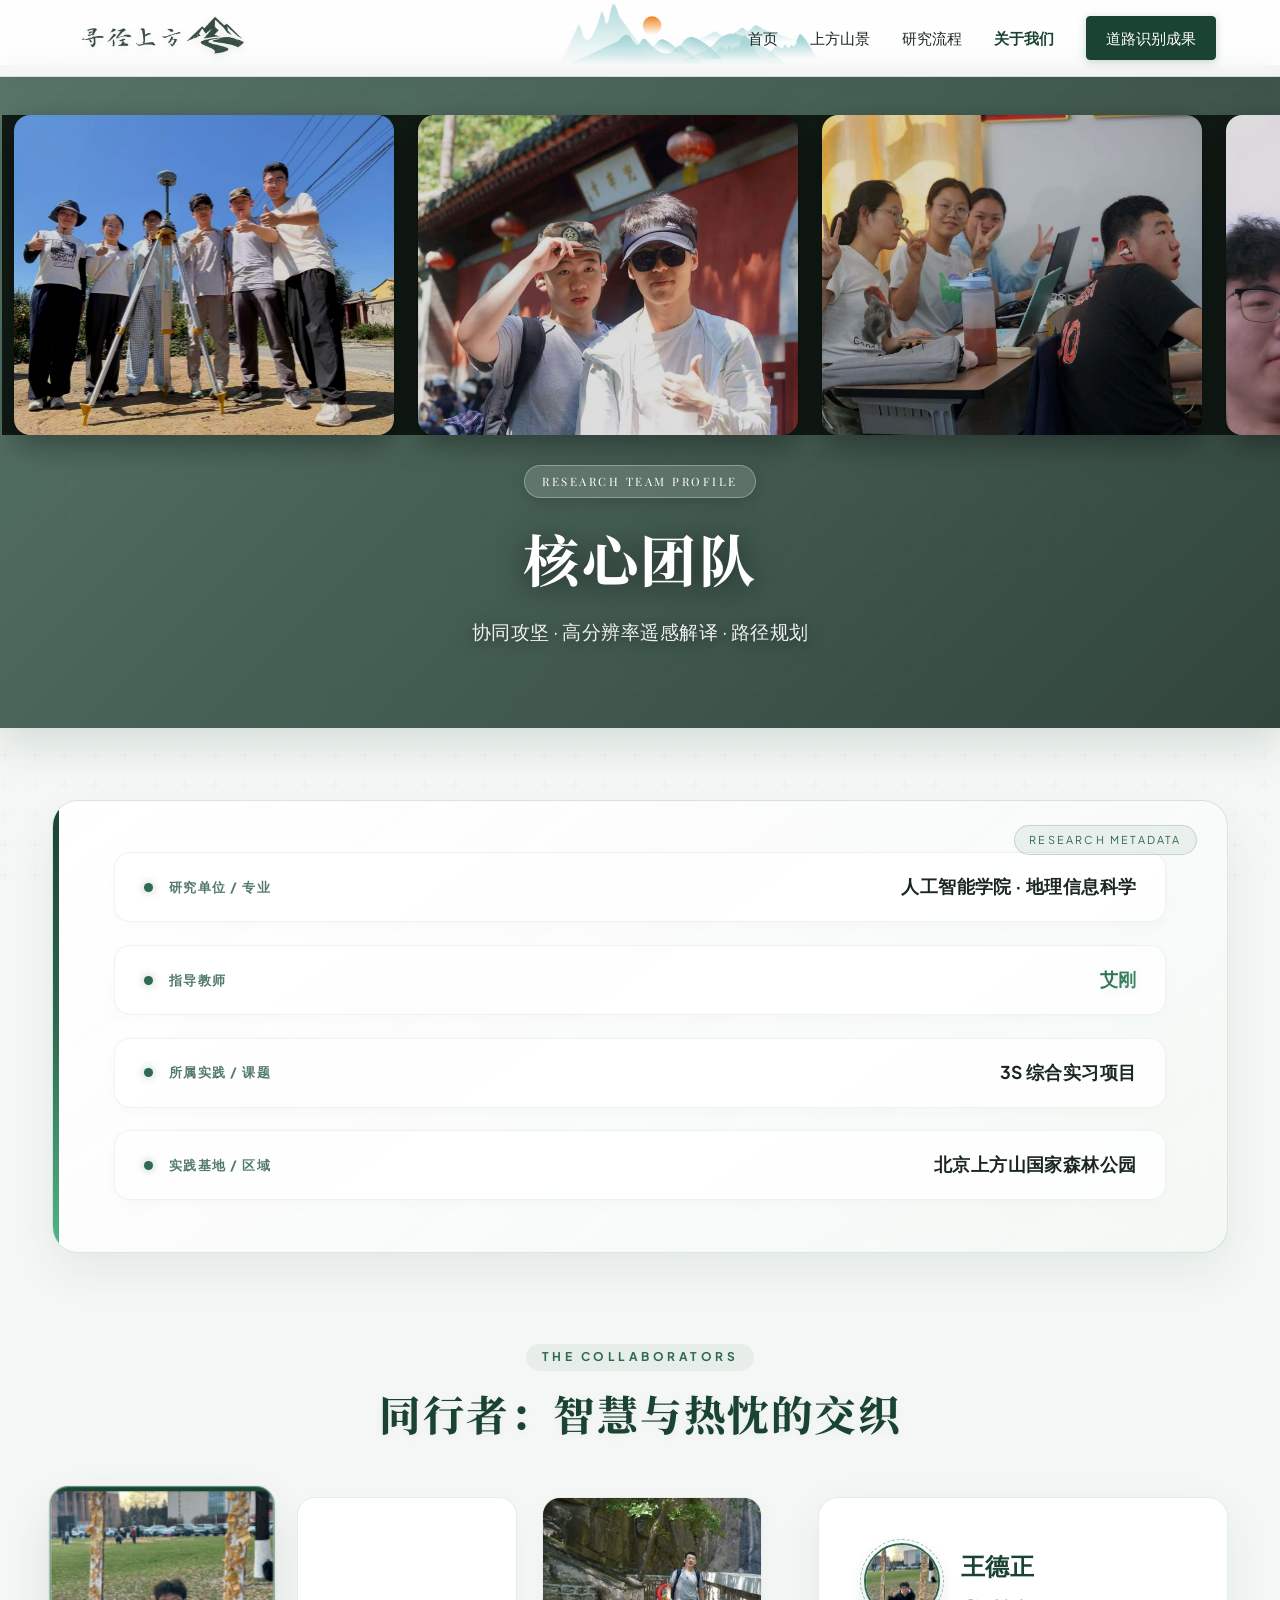
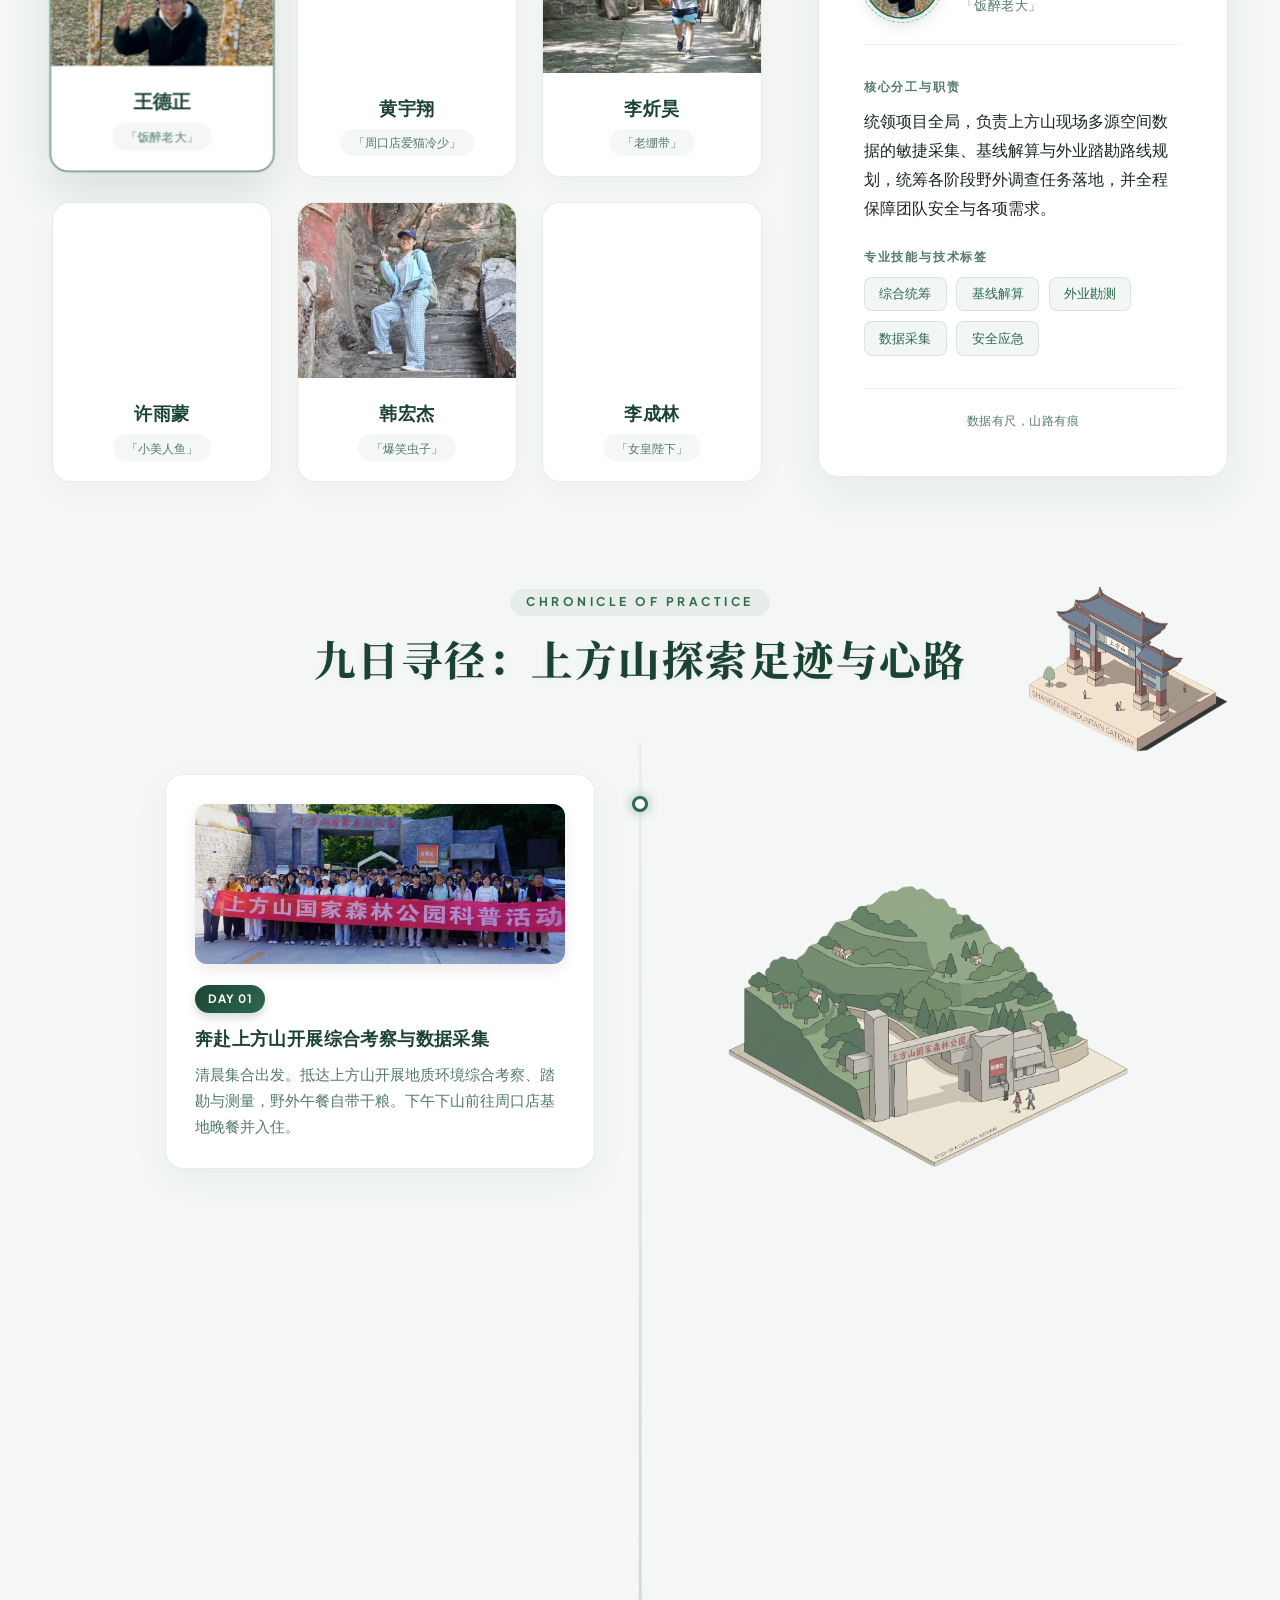
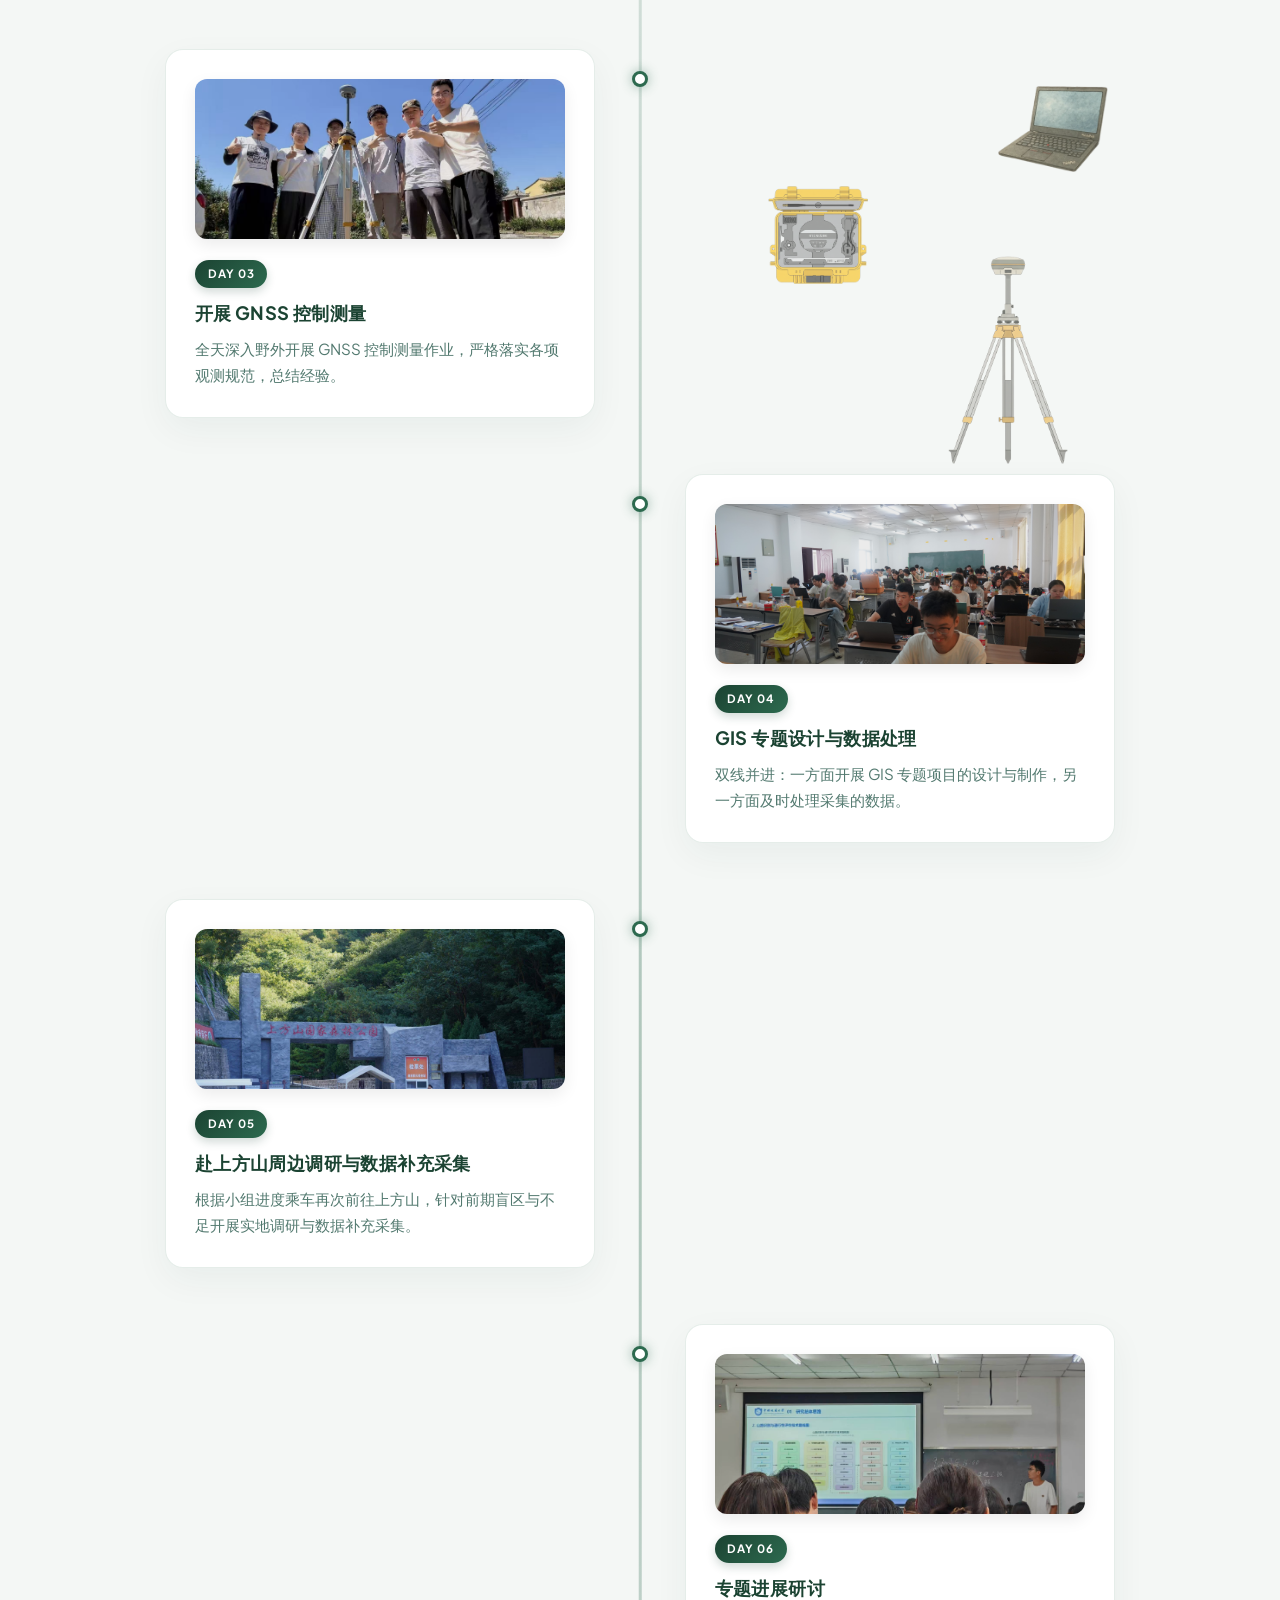
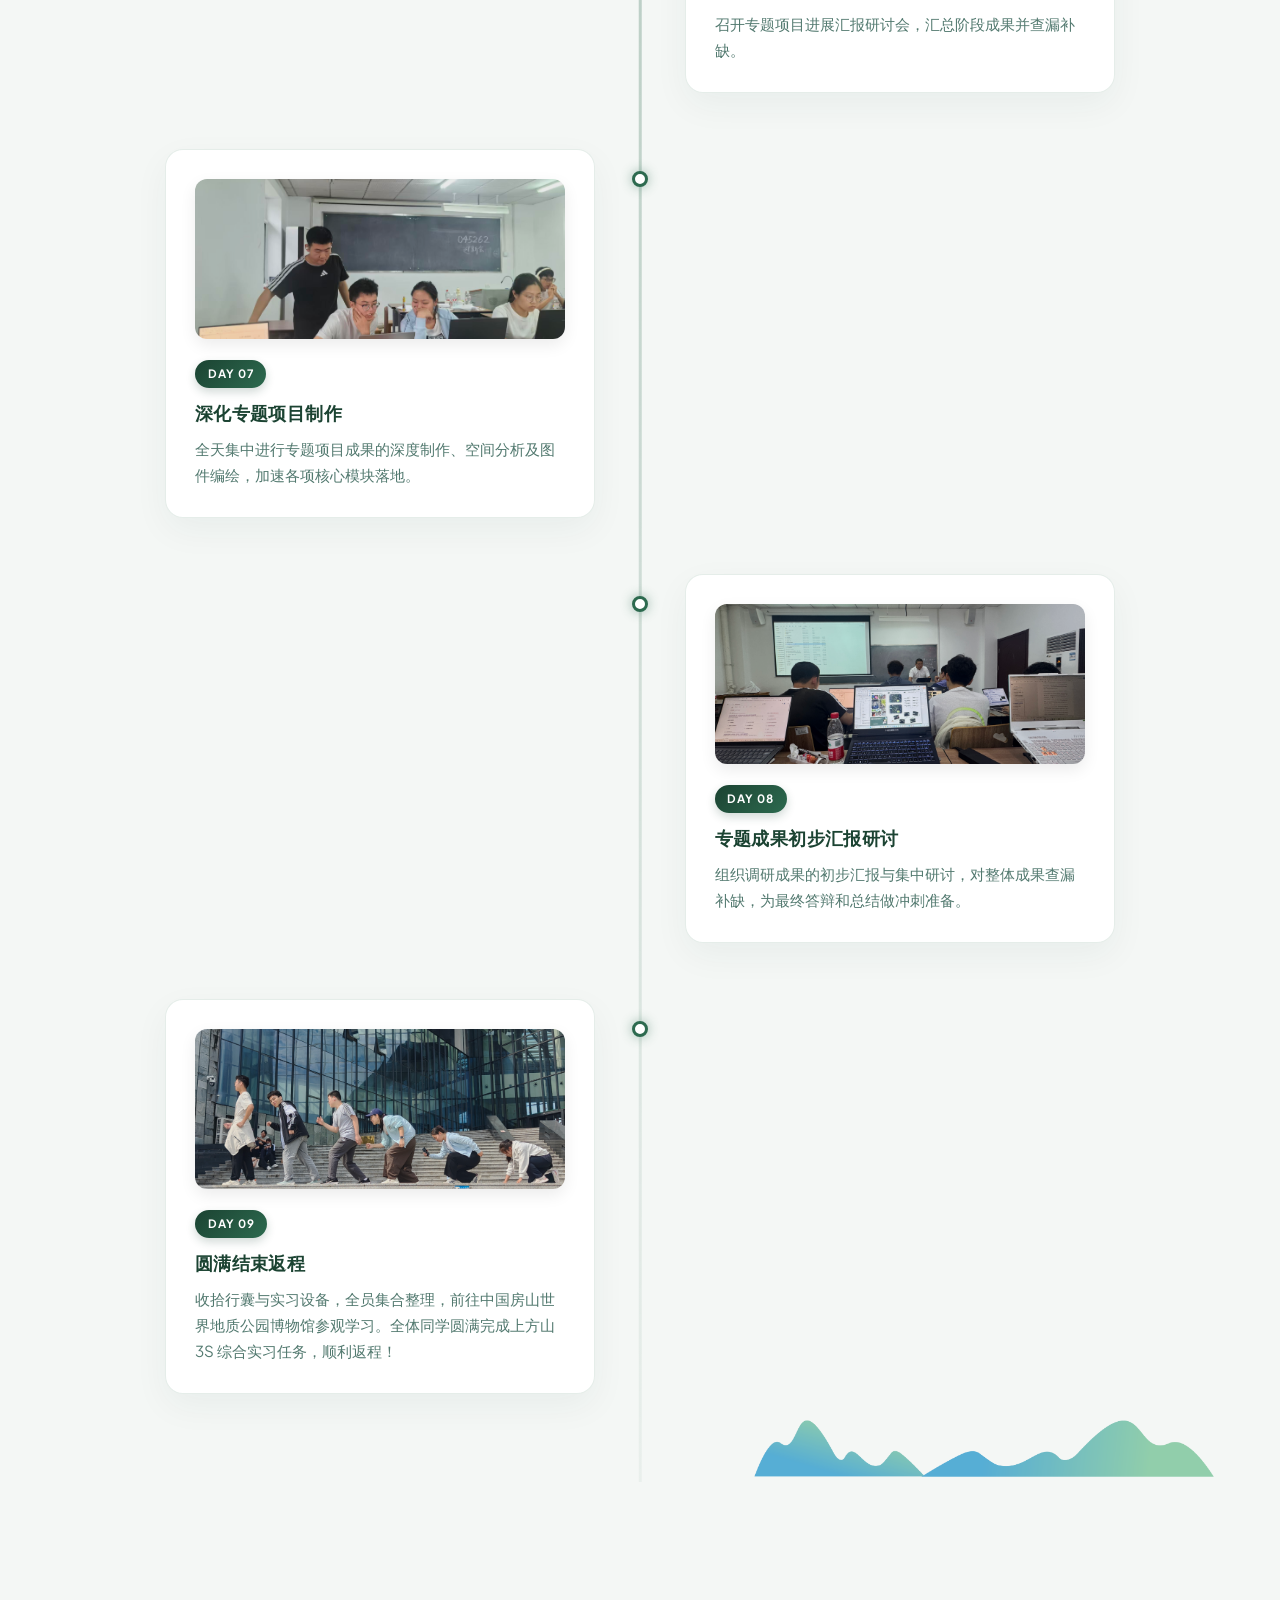
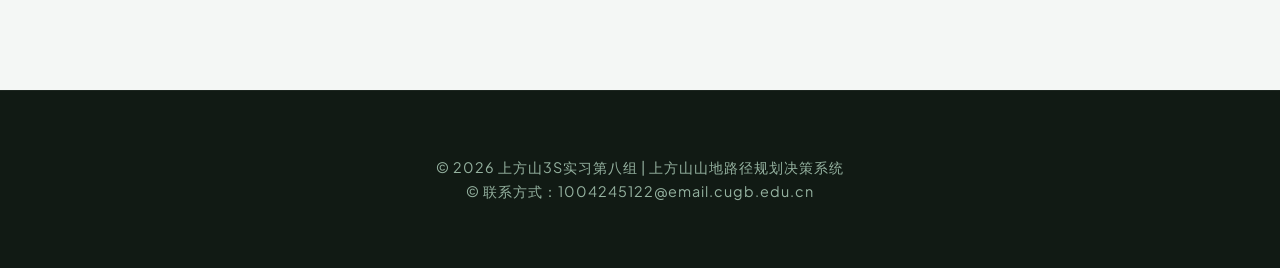
<file: team.html>
<!DOCTYPE html>
<html lang="zh-CN">
<head>
    <meta charset="UTF-8">
    <meta name="viewport" content="width=device-width, initial-scale=1.0">
    <title>关于我们 | 上方山山地路径规划决策系统</title>
    <meta name="description" content="上方山山地路径规划决策系统研究团队、成员分工与野外实践记录。">
    <link rel="preconnect" href="https://fonts.googleapis.com">
    <link rel="preconnect" href="https://fonts.gstatic.com" crossorigin>
    <link href="https://fonts.googleapis.com/css2?family=Playfair+Display:ital,wght@0,600;0,800;1,600&family=Plus+Jakarta+Sans:wght@400;500;600;700&family=Noto+Serif+SC:wght@500;700&display=swap" rel="stylesheet">
    <link href="css/style.css" rel="stylesheet">

    <style>
        :root {
            --primary-color: #1b4332;
            --primary-light: #2d6a4f;
            --accent-color: #40916c;
            --text-main: #1b2622;
            --text-muted: #52796f;
            --bg-light: #f4f7f5;
            --card-bg: rgba(255, 255, 255, 0.92);
            --card-border: rgba(45, 106, 79, 0.12);
            --font-art: "Playfair Display", "Noto Serif SC", serif;
            --font-sans: "Plus Jakarta Sans", -apple-system, BlinkMacSystemFont, "Segoe UI", Roboto, "PingFang SC", sans-serif;
        }


        body {
            font-family: var(--font-sans);
            color: var(--text-main);
            background-color: var(--bg-light);
            line-height: 1.7;
            overflow-x: hidden;
            position: relative;
        }

        /* 全局背景纹理 */
        body::before {
            content: '';
            position: fixed;
            top: 0;
            left: 0;
            width: 100%;
            height: 100%;
            background-image: url("data:image/svg+xml,%3Csvg width='60' height='60' viewBox='0 0 60 60' xmlns='http://www.w3.org/2000/svg'%3E%3Cg fill='none' fill-rule='evenodd'%3E%3Cg fill='%232d6a4f' fill-opacity='0.04'%3E%3Cpath d='M36 34v-4h-2v4h-4v2h4v4h2v-4h4v-2h-4zm0-30V0h-2v4h-4v2h4v4h2V6h4V4h-4zM6 34v-4H4v4H0v2h4v4h2v-4h4v-2H6zM6 4V0H4v4H0v2h4v4h2V6h4V4H6z'/%3E%3C/g%3E%3C/g%3E%3C/svg%3E");
            pointer-events: none;
            z-index: -1;
            opacity: 0.6;
        }

        /* 自定义滚动条 */
        ::-webkit-scrollbar {
            width: 10px;
        }
        ::-webkit-scrollbar-track {
            background: #e9efe9;
            border-radius: 10px;
        }
        ::-webkit-scrollbar-thumb {
            background: var(--primary-light);
            border-radius: 10px;
            border: 2px solid #e9efe9;
        }
        ::-webkit-scrollbar-thumb:hover {
            background: var(--primary-color);
        }

        /* 滚动进度条 */
        .scroll-progress {
            position: fixed;
            top: 0;
            left: 0;
            width: 0%;
            height: 4px;
            background: linear-gradient(90deg, var(--primary-color), var(--accent-color), #74c69d);
            z-index: 9999;
            transition: width 0.1s ease-out;
            box-shadow: 0 2px 12px rgba(27, 67, 50, 0.35);
        }

        /* 滚动渐显动画基础类 */
        .reveal-on-scroll {
            opacity: 0;
            transform: translateY(40px) scale(0.98);
            transition: opacity 0.9s cubic-bezier(0.16, 1, 0.3, 1), transform 0.9s cubic-bezier(0.16, 1, 0.3, 1);
            will-change: opacity, transform;
        }
        .reveal-on-scroll.is-visible {
            opacity: 1;
            transform: translateY(0) scale(1);
        }

    /* Shared navigation styles are maintained in css/style.css. */
        /* 顶部横幅：动态照片轴背景 */
        .page-header {
            position: relative;
            width: 100%;
            margin-top: 65px;
            /* 与 index.html 的 hero margin-top 一致 */
            padding: 5rem 2rem;
            text-align: center;
            overflow: hidden;
            color: #fff;
            box-shadow: 0 15px 40px rgba(27, 67, 50, 0.15);
        }

        .header-bg-container {
            position: absolute;
            inset: -30px;
            z-index: 1;
            display: flex;
            width: max-content;
            background: #111a14;
            animation: autoScroll 45s linear infinite;
        }

        .header-bg-container:hover {
            animation-play-state: paused;
        }

        @keyframes autoScroll {
            0% {
                transform: translateX(0);
            }
            100% {
                transform: translateX(-50%);
            }
        }

        .scroll-track {
            display: flex;
            height: 100%;
            align-items: center;
        }

        .bg-slice {
            position: relative;
            width: 380px;
            height: 320px;
            margin: 0 12px;
            border-radius: 16px;
            overflow: hidden;
            cursor: pointer;
            flex-shrink: 0;
            box-shadow: 0 10px 30px rgba(0, 0, 0, 0.35);
            animation: floatWave 7s ease-in-out infinite;
            transition: transform 0.5s cubic-bezier(0.16, 1, 0.3, 1), box-shadow 0.5s ease;
        }

        .bg-slice:nth-child(1) {
            animation-delay: 0s;
        }
        .bg-slice:nth-child(2) {
            animation-delay: 1.2s;
        }
        .bg-slice:nth-child(3) {
            animation-delay: 2.4s;
        }
        .bg-slice:nth-child(4) {
            animation-delay: 3.6s;
        }
        .bg-slice:nth-child(5) {
            animation-delay: 4.8s;
        }
        .bg-slice:nth-child(6) {
            animation-delay: 6.0s;
        }

        @keyframes floatWave {
            0%,
            100% {
                transform: translateY(0) rotate(0deg);
            }
            50% {
                transform: translateY(-16px) rotate(1.2deg);
            }
        }

        .bg-slice img {
            width: 100%;
            height: 100%;
            object-fit: cover;
            filter: brightness(0.85) saturate(1.2) contrast(1.05);
            transition: transform 0.7s cubic-bezier(0.16, 1, 0.3, 1), filter 0.7s ease;
        }

        .bg-slice:hover {
            transform: translateY(-24px) scale(1.08) rotate(-1.5deg) !important;
            box-shadow: 0 25px 50px rgba(45, 106, 79, 0.4);
            z-index: 10;
            animation-play-state: paused;
        }

        .bg-slice:hover img {
            transform: scale(1.15);
            filter: brightness(1.0) saturate(1.4);
        }

        .page-header::after {
            content: "";
            position: absolute;
            inset: 0;
            background: linear-gradient(135deg, rgba(27, 67, 50, 0.72), rgba(15, 38, 28, 0.85));
            z-index: 2;
            pointer-events: none;
        }

        .page-header>* {
            position: relative;
            z-index: 3;
        }

        .badge-top {
            display: inline-block;
            padding: 0.35rem 1.1rem;
            background: rgba(255, 255, 255, 0.15);
            backdrop-filter: blur(10px);
            border: 1px solid rgba(255, 255, 255, 0.3);
            color: #ffffff;
            border-radius: 30px;
            font-size: 0.72rem;
            font-family: var(--font-art);
            letter-spacing: 2.5px;
            text-transform: uppercase;
            margin-bottom: 0.8rem;
            box-shadow: 0 4px 15px rgba(0, 0, 0, 0.15);
        }

        .page-header h1 {
            font-family: var(--font-art);
            font-size: 3.5rem;
            letter-spacing: 2.5px;
            color: #ffffff;
            margin-bottom: 0.6rem;
            font-weight: 800;
            text-shadow: 0 4px 30px rgba(0, 0, 0, 0.6);
        }
        .page-header p {
            color: rgba(255, 255, 255, 0.92);
            font-size: 1.2rem;
            max-width: 650px;
            margin: 0 auto;
            letter-spacing: 0.5px;
            text-shadow: 0 2px 15px rgba(0, 0, 0, 0.5);
        }

        /* 核心布局容器 */
        .main-container {
            max-width: 1240px;
            margin: 0 auto;
            padding: 4.5rem 2rem 6rem 2rem;
        }

        /* 艺术性小标题统一样式 */
        .section-art-title {
            text-align: center;
            margin-bottom: 3rem;
        }
        .section-art-title .sub-tag {
            display: inline-block;
            font-size: 0.75rem;
            text-transform: uppercase;
            letter-spacing: 3.5px;
            color: var(--primary-light);
            font-weight: 700;
            margin-bottom: 0.5rem;
            background: rgba(45, 106, 79, 0.06);
            padding: 0.2rem 1rem;
            border-radius: 20px;
        }
        .section-art-title h2 {
            font-family: var(--font-art);
            font-size: 2.6rem;
            color: var(--primary-color);
            letter-spacing: 1.5px;
            font-weight: 800;
            text-shadow: 0 2px 10px rgba(27, 67, 50, 0.05);
        }

        /* 研究单位与元信息矩阵 */
        .unified-meta-banner {
            background: linear-gradient(145deg, rgba(255, 255, 255, 0.95) 0%, rgba(244, 248, 245, 0.9) 100%);
            backdrop-filter: blur(15px);
            color: var(--text-main);
            border: 1px solid rgba(45, 106, 79, 0.16);
            border-radius: 26px;
            padding: 3.2rem 3.8rem;
            box-shadow: 0 20px 45px rgba(27, 67, 50, 0.07);
            margin-bottom: 5.5rem;
            display: flex;
            flex-direction: column;
            gap: 1.4rem;
            position: relative;
            overflow: hidden;
            transition: transform 0.5s ease, box-shadow 0.5s ease;
        }
        .unified-meta-banner:hover {
            transform: translateY(-5px);
            box-shadow: 0 25px 55px rgba(27, 67, 50, 0.12);
        }

        .unified-meta-banner::before {
            content: '';
            position: absolute;
            top: 0;
            left: 0;
            width: 6px;
            height: 100%;
            background: linear-gradient(to bottom, #1b4332, #2d6a4f, #52b788);
            border-radius: 26px 0 0 26px;
        }

        .banner-system-badge {
            position: absolute;
            top: 24px;
            right: 30px;
            font-size: 0.68rem;
            font-family: var(--font-sans);
            letter-spacing: 2.2px;
            color: var(--primary-light);
            background: rgba(45, 106, 79, 0.08);
            border: 1px solid rgba(45, 106, 79, 0.2);
            padding: 0.3rem 0.9rem;
            border-radius: 20px;
            text-transform: uppercase;
            display: flex;
            align-items: center;
            gap: 6px;
            z-index: 3;
        }

        .meta-item {
            display: flex;
            align-items: center;
            justify-content: space-between;
            padding: 1.2rem 1.8rem;
            background: rgba(255, 255, 255, 0.85);
            border: 1px solid rgba(45, 106, 79, 0.08);
            border-radius: 16px;
            position: relative;
            z-index: 2;
            transition: all 0.4s cubic-bezier(0.16, 1, 0.3, 1);
            box-shadow: 0 4px 15px rgba(27, 67, 50, 0.02);
        }
        .meta-item:hover {
            background: #ffffff;
            border-color: rgba(45, 106, 79, 0.35);
            transform: translateX(8px);
            box-shadow: 0 10px 28px rgba(27, 67, 50, 0.08);
        }

        .meta-label-group {
            display: flex;
            align-items: center;
            gap: 1rem;
            width: 230px;
            flex-shrink: 0;
        }
        .meta-icon-dot {
            width: 9px;
            height: 9px;
            background: var(--primary-light);
            border-radius: 50%;
            box-shadow: 0 0 8px rgba(45, 106, 79, 0.4);
            transition: transform 0.3s ease;
        }
        .meta-item:hover .meta-icon-dot {
            transform: scale(1.4);
            background: var(--primary-color);
        }

        .meta-item h4 {
            font-size: 0.84rem;
            text-transform: uppercase;
            letter-spacing: 1.5px;
            color: var(--text-muted);
            font-weight: 700;
            margin: 0;
        }

        .meta-content-box {
            flex: 1;
            text-align: right;
        }
        .meta-item p {
            font-size: 1.1rem;
            font-weight: 700;
            color: var(--text-main);
            letter-spacing: 0.4px;
            transition: color 0.3s ease;
        }
        .meta-item:hover p {
            color: var(--primary-color);
        }

        .meta-item.hover-trigger {
            cursor: pointer;
        }
        .meta-item.hover-trigger .highlight {
            display: inline-flex;
            align-items: center;
            color: #2d6a4f;
            background: linear-gradient(135deg, #2d6a4f, #40916c);
            -webkit-background-clip: text;
            -webkit-text-fill-color: transparent;
            font-weight: 800;
            text-shadow: 0 2px 10px rgba(45, 106, 79, 0.1);
        }

        /* ✨ 导师悬浮照片弹出框 */
        #teacherPopupCard {
            position: fixed;
            width: 360px;
            height: auto;
            background: #ffffff;
            border: 2px solid var(--primary-light);
            border-radius: 16px;
            box-shadow: 0 25px 50px rgba(27, 67, 50, 0.3);
            overflow: hidden;
            z-index: 9999;
            pointer-events: none;
            opacity: 0;
            transform: scale(0.8) translateY(10px);
            transition: opacity 0.3s cubic-bezier(0.16, 1, 0.3, 1), transform 0.3s cubic-bezier(0.16, 1, 0.3, 1);
        }
        #teacherPopupCard.show {
            opacity: 1;
            transform: scale(1) translateY(0);
        }
        #teacherPopupCard img {
            width: 100%;
            height: auto;
            display: block;
            object-fit: contain;
        }

        @media (max-width: 768px) {
            .meta-item {
                flex-direction: column;
                align-items: flex-start;
                gap: 0.5rem;
                padding: 1rem 1.2rem;
            }
            .meta-label-group {
                width: auto;
            }
            .meta-content-box {
                text-align: left;
                padding-left: 1.4rem;
            }
        }

        /* 交互式主工作台 (小组成员) */
        .interactive-workspace {
            display: grid;
            grid-template-columns: 1fr 410px;
            gap: 3.5rem;
            align-items: start;
            margin-bottom: 6.5rem;
        }
        @media (max-width: 1150px) {
            .interactive-workspace {
                grid-template-columns: 1fr;
            }
        }

        .team-grid {
            display: grid;
            grid-template-columns: repeat(3, 1fr);
            gap: 1.6rem;
        }
        @media (max-width: 850px) {
            .team-grid {
                grid-template-columns: repeat(2, 1fr);
            }
        }
        @media (max-width: 550px) {
            .team-grid {
                grid-template-columns: 1fr;
            }
        }

        .member-card {
            background: var(--card-bg);
            backdrop-filter: blur(12px);
            border: 1px solid var(--card-border);
            border-radius: 18px;
            overflow: hidden;
            cursor: pointer;
            transition: all 0.45s cubic-bezier(0.16, 1, 0.3, 1);
            box-shadow: 0 10px 30px rgba(0, 0, 0, 0.03);
            position: relative;
        }
        .member-card::before {
            content: '';
            position: absolute;
            top: 0;
            left: 0;
            width: 100%;
            height: 4px;
            background: transparent;
            transition: background 0.3s ease;
            z-index: 3;
        }
        .member-card:hover,
        .member-card.active {
            transform: translateY(-8px) scale(1.02);
            border-color: var(--primary-light);
            box-shadow: 0 20px 45px rgba(27, 67, 50, 0.12), 0 0 0 1px rgba(45, 106, 79, 0.1);
        }
        .member-card.active::before {
            background: var(--primary-color);
        }

        .member-photo-box {
            width: 100%;
            height: 175px;
            overflow: hidden;
            position: relative;
        }
        .member-photo {
            width: 100%;
            height: 100%;
            object-fit: cover;
            transition: transform 0.7s cubic-bezier(0.16, 1, 0.3, 1);
        }
        .member-card:hover .member-photo,
        .member-card.active .member-photo {
            transform: scale(1.12);
        }

        .member-mini-info {
            padding: 1.2rem;
            text-align: center;
        }
        .member-name {
            font-size: 1.15rem;
            font-weight: 700;
            color: var(--primary-color);
            margin-bottom: 0.25rem;
            letter-spacing: 0.5px;
        }
        .member-role-badge {
            font-size: 0.76rem;
            color: var(--text-muted);
            font-weight: 500;
            background: rgba(45, 106, 79, 0.05);
            padding: 0.2rem 0.8rem;
            border-radius: 20px;
            display: inline-block;
        }

        /* 右侧控制台面板 */
        .detail-console {
            position: sticky;
            top: 95px;
            background: rgba(255, 255, 255, 0.95);
            backdrop-filter: blur(20px);
            border: 1px solid var(--card-border);
            border-radius: 20px;
            padding: 2.8rem;
            box-shadow: 0 15px 45px rgba(27, 67, 50, 0.07);
            min-height: 520px;
            display: flex;
            flex-direction: column;
            justify-content: space-between;
            transition: all 0.4s ease;
        }
        .detail-console:hover {
            border-color: rgba(45, 106, 79, 0.25);
            box-shadow: 0 22px 50px rgba(27, 67, 50, 0.12);
        }

        .console-header {
            display: flex;
            align-items: center;
            gap: 1.3rem;
            margin-bottom: 2rem;
            padding-bottom: 1.6rem;
            border-bottom: 1px solid rgba(45, 106, 79, 0.08);
        }
        .console-avatar-wrapper {
            position: relative;
            width: 76px;
            height: 76px;
        }
        .console-avatar {
            width: 100%;
            height: 100%;
            border-radius: 50%;
            object-fit: cover;
            border: 2px solid var(--primary-light);
            box-shadow: 0 6px 16px rgba(27, 67, 50, 0.15);
            transition: all 0.5s cubic-bezier(0.34, 1.56, 0.64, 1);
        }
        .console-avatar-wrapper::after {
            content: '';
            position: absolute;
            inset: -4px;
            border-radius: 50%;
            border: 1.5px dashed var(--accent-color);
            animation: spinRing 12s linear infinite;
            opacity: 0.6;
        }
        @keyframes spinRing {
            0% {
                transform: rotate(0deg);
            }
            100% {
                transform: rotate(360deg);
            }
        }

        .console-title-group h3 {
            font-size: 1.5rem;
            font-weight: 700;
            color: var(--primary-color);
            margin-bottom: 0.25rem;
            letter-spacing: 0.5px;
        }
        .console-title-group span {
            font-size: 0.84rem;
            color: var(--text-muted);
            letter-spacing: 0.5px;
            font-weight: 500;
        }

        .console-body {
            display: flex;
            flex-direction: column;
            gap: 1.5rem;
            flex: 1;
            transition: opacity 0.3s ease, transform 0.3s ease;
        }
        .console-section-title {
            font-size: 0.75rem;
            text-transform: uppercase;
            letter-spacing: 1.8px;
            color: var(--text-muted);
            margin-bottom: 0.6rem;
            font-weight: 600;
        }
        .console-desc-text {
            font-size: 1rem;
            color: var(--text-main);
            line-height: 1.8;
        }

        .skills-matrix {
            display: flex;
            flex-wrap: wrap;
            gap: 0.6rem;
        }
        .skill-badge {
            font-size: 0.8rem;
            padding: 0.35rem 0.9rem;
            background: rgba(45, 106, 79, 0.06);
            border: 1px solid rgba(45, 106, 79, 0.12);
            border-radius: 8px;
            color: var(--primary-light);
            font-weight: 500;
            transition: all 0.25s ease;
        }
        .skill-badge:hover {
            background: var(--primary-color);
            color: #fff;
            transform: translateY(-2px);
            box-shadow: 0 4px 10px rgba(27, 67, 50, 0.2);
        }

        .console-footer-tip {
            margin-top: 2rem;
            font-size: 0.78rem;
            color: var(--text-muted);
            text-align: center;
            border-top: 1px solid rgba(45, 106, 79, 0.08);
            padding-top: 1.3rem;
            letter-spacing: 0.5px;
        }

        /* 9天实践灵动日志时间轴 */
        .timeline-section {
            position: relative;
            margin-top: 6rem;
        }

        .timeline-container {
            position: relative;
            max-width: 950px;
            margin: 0 auto;
            padding: 2rem 0;
        }

        .timeline-container::before {
            content: '';
            position: absolute;
            top: 0;
            bottom: 0;
            left: 50%;
            width: 2.5px;
            background: linear-gradient(to bottom, rgba(45, 106, 79, 0.05), rgba(45, 106, 79, 0.35), rgba(45, 106, 79, 0.05));
            transform: translateX(-50%);
        }

        @media (max-width: 768px) {
            .timeline-container::before {
                left: 24px;
            }
        }

        .timeline-item {
            position: relative;
            margin-bottom: 3.5rem;
            width: 50%;
            padding-right: 2.8rem;
        }
        .timeline-item:nth-child(even) {
            margin-left: 50%;
            padding-right: 0;
            padding-left: 2.8rem;
        }

        @media (max-width: 768px) {
            .timeline-item,
            .timeline-item:nth-child(even) {
                width: 100%;
                margin-left: 0;
                padding-left: 60px;
                padding-right: 0;
            }
        }

        .timeline-node-dot {
            position: absolute;
            right: -8px;
            top: 22px;
            width: 16px;
            height: 16px;
            background: #ffffff;
            border: 3.5px solid var(--primary-light);
            border-radius: 50%;
            box-shadow: 0 0 12px rgba(45, 106, 79, 0.45);
            z-index: 2;
            transition: all 0.4s cubic-bezier(0.16, 1, 0.3, 1);
        }
        .timeline-item:nth-child(even) .timeline-node-dot {
            right: auto;
            left: -8px;
        }
        @media (max-width: 768px) {
            .timeline-item .timeline-node-dot,
            .timeline-item:nth-child(even) .timeline-node-dot {
                left: 16px;
                right: auto;
            }
        }
        .timeline-item:hover .timeline-node-dot {
            background: var(--primary-color);
            transform: scale(1.35);
            box-shadow: 0 0 18px rgba(45, 106, 79, 0.7);
        }

        .timeline-card {
            background: var(--card-bg);
            backdrop-filter: blur(14px);
            border: 1px solid var(--card-border);
            border-radius: 18px;
            padding: 1.8rem;
            box-shadow: 0 12px 35px rgba(27, 67, 50, 0.05);
            position: relative;
            transition: all 0.45s cubic-bezier(0.16, 1, 0.3, 1);
            overflow: hidden;
        }
        .timeline-card:hover {
            transform: translateY(-8px) scale(1.01);
            border-color: rgba(45, 106, 79, 0.35);
            box-shadow: 0 20px 45px rgba(27, 67, 50, 0.12);
        }

        .timeline-photo-frame {
            width: 100%;
            height: 160px;
            border-radius: 12px;
            overflow: hidden;
            margin-bottom: 1.2rem;
            position: relative;
            box-shadow: 0 6px 16px rgba(0, 0, 0, 0.08);
        }
        .timeline-photo-frame img {
            width: 100%;
            height: 100%;
            object-fit: cover;
            transition: transform 0.7s cubic-bezier(0.16, 1, 0.3, 1), filter 0.5s ease;
            filter: brightness(0.92) saturate(1.1);
        }
        .timeline-card:hover .timeline-photo-frame img {
            transform: scale(1.08);
            filter: brightness(1.0) saturate(1.25);
        }

        .timeline-day-badge {
            display: inline-block;
            font-size: 0.72rem;
            font-weight: 700;
            color: #fff;
            background: linear-gradient(135deg, #1b4332, #2d6a4f);
            padding: 0.25rem 0.8rem;
            border-radius: 20px;
            margin-bottom: 0.6rem;
            letter-spacing: 1px;
            box-shadow: 0 4px 10px rgba(27, 67, 50, 0.2);
        }

        .timeline-card h3 {
            font-size: 1.15rem;
            font-weight: 700;
            color: var(--primary-color);
            margin-bottom: 0.5rem;
            letter-spacing: 0.4px;
        }

        .timeline-card p {
            font-size: 0.95rem;
            color: var(--text-muted);
            line-height: 1.7;
        }

        /* 页脚样式 */
        footer {
            background: #111a14;
            color: #95b2a0;
            padding: 4rem 2rem;
            text-align: center;
            font-size: 0.9rem;
            margin-top: 7rem;
            border-top: 1px solid rgba(255, 255, 255, 0.05);
            position: relative;
        }
        footer p {
            letter-spacing: 1px;
        }

        /* ============================================================
               返回顶部按钮 — 增加脉冲光效
               ============================================================ */
        .back-to-top {
            position: fixed;
            bottom: 32px;
            right: 32px;
            width: 52px;
            height: 52px;
            border-radius: 50%;
            background: linear-gradient(135deg, var(--primary-color), var(--primary-light));
            border: none;
            color: #fff;
            cursor: pointer;
            box-shadow: 0 6px 28px rgba(27, 67, 50, 0.35);
            z-index: 999;
            opacity: 0;
            transform: scale(0.8) translateY(10px);
            pointer-events: none;
            transition: all 0.4s cubic-bezier(0.16, 1, 0.3, 1);
            display: flex;
            align-items: center;
            justify-content: center;
            outline: none;
            -webkit-tap-highlight-color: transparent;
        }

        .back-to-top.visible {
            opacity: 1;
            transform: scale(1) translateY(0);
            pointer-events: auto;
        }

        .back-to-top::before {
            content: '';
            position: absolute;
            inset: -6px;
            border-radius: 50%;
            background: rgba(45, 106, 79, 0.25);
            z-index: -1;
            animation: pulse-ring 2.5s cubic-bezier(0.16, 1, 0.3, 1) infinite;
        }

        @keyframes pulse-ring {
            0% {
                transform: scale(1);
                opacity: 0.8;
            }
            100% {
                transform: scale(1.5);
                opacity: 0;
            }
        }

        .back-to-top:hover,
        .back-to-top:focus-visible {
            transform: translateY(-3px) scale(1.06);
            box-shadow: 0 12px 40px rgba(27, 67, 50, 0.5);
            background: linear-gradient(135deg, #1f4d3a, #337a5a);
        }

        .back-to-top:active {
            transform: scale(0.90);
            box-shadow: 0 4px 16px rgba(27, 67, 50, 0.3);
        }

        .back-to-top svg {
            display: block;
            width: 24px;
            height: 24px;
            stroke: #fff;
            stroke-width: 2.5;
            stroke-linecap: round;
            stroke-linejoin: round;
            fill: none;
            transition: transform 0.3s ease;
        }

        .back-to-top:hover svg {
            transform: translateY(-2px);
        }
            /* 1. 导航栏主体：添加背景素材图与半透明遮罩 */
        .navbar {
            position: fixed;
            top: 0;
            left: 0;
            width: 100%;
            display: flex;
            justify-content: space-between;
            align-items: center;
            padding: 0.8rem 4rem;
            z-index: 1000;
            
            /* 核心：放置素材背景图，并叠加一层半透明白色磨砂，避免背景图过杂干扰文字阅读 */
                    /* 将 photo/nav-bg.jpg 换成你的素材图路径 */
            background: 
            url("photo/sc2.png") 55% center/auto 100% no-repeat,
            linear-gradient(rgba(255, 255, 255, 0.88), rgba(255, 255, 255, 0.92));
            backdrop-filter: blur(12px);
            -webkit-backdrop-filter: blur(12px);
            border-bottom: 1px solid rgba(44, 98, 44, 0.12);
            box-shadow: 0 4px 20px rgba(0, 0, 0, 0.04);
            transition: all 0.3s ease;
        }

        /* 2. 左上角 Logo 容器 */
        .logo-container {
            display: flex;
            align-items: center;
            gap: 0.8rem;
            text-decoration: none;
            cursor: pointer;
        }

        /* Logo 图片尺寸控制（保证高度与导航栏协调） */
        .logo-img {
            height: 50px;         /* 根据你们 Logo 的长宽比微调，通常 38px~46px 最合适 */
            width: auto;
            object-fit: contain;
            display: block;
            filter: drop-shadow(0 2px 4px rgba(0, 0, 0, 0.08));
        }

        /* Logo 旁边的双行文本排版 */
        .logo-text-group {
            display: flex;
            flex-direction: column;
            line-height: 1.25;
        }

        .logo-title {
            font-family: var(--font-sans);
            font-size: 1.05rem;
            font-weight: 700;
            color: var(--primary-color, #2c622c);
            letter-spacing: 0.5px;
        }

        .logo-subtitle {
            font-family: var(--font-art);
            font-size: 0.68rem;
            color: var(--text-muted, #5c645e);
            letter-spacing: 1.5px;
            font-weight: 600;
            margin-top: 2px;
        }
            /* 确保父容器是相对定位，作为绝对定位的参照物 */
        .relative-box {
        position: relative;
        overflow: hidden; /* 防止插图局部超出板块边缘造成横向滚动条 */
        }

        /* 装饰性 PNG 插图基础样式 */
        .deco-png {
        position: absolute;
        pointer-events: none; /* 核心：穿透鼠标事件，鼠标划过不会阻挡文字选中或点击 */
        z-index: 0;           /* 置于文字层下方 */
        opacity: 0.8;        /* 保持半透明暗纹质感，通常 0.1~0.25 最显高级 */
        transition: opacity 0.4s ease;
        }

        /* 位置变体 1：右上角悬浮 */
        .deco-top-right {
        top: 0px;
        right: 0px;
        width: 200px;
        height: auto;
        }
        .deco-1 {
        top: 300px;
        right: 100px;
        width: 400px;
        height: auto;
        }
        .deco-2 {
        top: 1270px;
        right: 160px;
        width: 120px;
        height: auto;
        }
        .deco-3 {
        top: 1200px;
        right: 360px;
        width: 100px;
        height: auto;
        }
        .deco-4 {
        top: 1100px;
        right: 120px;
        width: 110px;
        height: auto;
        }
        .deco-bottom-right {
        bottom: 0px;
        right: 0px;
        width: 500px;
        height: auto;
        }

        /* 位置变体 2：左下角悬浮 */
        .deco-bottom-left {
        bottom: 30px;
        left: -10px;
        width: 800px;
        height: auto;
        }

        /* 保证前景文字比装饰图层级高 */
        .content-split, .section-title, .grid-3 {
        position: relative;
        z-index: 1;
        }

        /* 手机端隐藏过大的装饰图，保持干净 */
        @media (max-width: 768px) {
        .deco-png {
            display: none;
        }
        }

        /* 3. 移动端自适应（防止屏幕过窄时标题和菜单打架） */
        @media (max-width: 900px) {
            .navbar {
            padding: 0.7rem 1.5rem;
            }
            .logo-subtitle {
            display: none;      /* 窄屏下隐藏英文小副标，保持清爽 */
            }
            .logo-title {
            font-size: 0.95rem;
            }
            .logo-img {
            height: 34px;
            }
        }

        @media (max-width: 480px) {
            .back-to-top {
                bottom: 20px;
                right: 20px;
                width: 48px;
                height: 48px;
            }
            .back-to-top svg {
                width: 20px;
                height: 20px;
            }
        }
        @media (max-width: 600px) {
            .navbar { padding: .8rem 1rem; }
            .logo { font-size: .9rem; max-width: calc(100% - 3.5rem); }
            .nav-toggle {
                display: inline-flex; align-items: center; justify-content: center;
                width: 2.5rem; height: 2.5rem; border: 1px solid rgba(45,106,79,.35);
                border-radius: 4px; background: #fff; color: var(--primary-color); font-size: 1.25rem;
            }
            .nav-links {
                display: none; position: absolute; top: 100%; left: 0; right: 0; padding: .5rem 1rem 1rem;
                flex-direction: column; align-items: stretch; gap: 0; background: rgba(255,255,255,.98);
                border-bottom: 1px solid rgba(0,0,0,.06);
            }
            .nav-links.is-open { display: flex; }
            .nav-links a { padding: .75rem .5rem; }
            .nav-btn { text-align: center; }
        }
        @media (prefers-reduced-motion: reduce) {
            html { scroll-behavior: auto; }
            *, *::before, *::after { animation-duration: .01ms !important; animation-iteration-count: 1 !important; transition-duration: .01ms !important; }
        }

        .back-to-top.hidden {
            opacity: 0 !important;
            transform: scale(0.8) translateY(10px) !important;
            pointer-events: none !important;
        }
    </style>
</head>
<body>

    <!-- 滚动进度条 -->
    <div class="scroll-progress" id="scrollProgress"></div>

      <!-- 1. 顶部菜单栏 -->
    <nav class="navbar">
        <!-- 左上角：Logo 图标 + 系统标题 -->
        <a href="sfs.html" class="logo-container">
        <!-- 将 logo.png 换成你们实际存放 Logo 的相对路径 -->
        <img src="photo/logo.png" alt="系统Logo" class="logo-img">
        </a>

        <!-- 右侧菜单项 -->
        <div class="nav-links">
        <a href="index.html">首页</a>
        <a href="view.html">上方山景</a>
        <a href="research.html">研究流程</a>
        <a href="team.html" class="active">关于我们</a>
        <a href="http://127.0.0.1:8765" target="_blank" class="nav-btn">道路识别成果</a>
        </div>
    </nav>

    <!-- 顶部横幅 -->
    <header class="page-header">
        <div class="header-bg-container">
            <div class="scroll-track">
                <div class="bg-slice"><img src="photo\合照1.jpg" alt="上方山森林1"></div>
                <div class="bg-slice"><img src="photo\合照2.jpg" alt="上方山森林2"></div>
                <div class="bg-slice"><img src="photo\合照3.jpg" alt="上方山森林3"></div>
                <div class="bg-slice"><img src="photo\合照4.jpg" alt="上方山森林4"></div>
                <div class="bg-slice"><img src="photo\合照5.jpg" alt="上方山森林5"></div>
                <div class="bg-slice"><img src="photo\合照6.jpeg" alt="上方山森林6"></div>
                <div class="bg-slice"><img src="photo\合照7.jpg" alt="上方山森林7"></div>
            </div>
            <div class="scroll-track" aria-hidden="true">
                <div class="bg-slice"><img src="photo\合照1.jpg" alt="上方山森林1"></div>
                <div class="bg-slice"><img src="photo\合照2.jpg" alt="上方山森林2"></div>
                <div class="bg-slice"><img src="photo\合照3.jpg" alt="上方山森林3"></div>
                <div class="bg-slice"><img src="photo\合照4.jpg" alt="上方山森林4"></div>
                <div class="bg-slice"><img src="photo\合照5.jpg" alt="上方山森林5"></div>
                <div class="bg-slice"><img src="photo\合照6.jpeg" alt="上方山森林6"></div>
                <div class="bg-slice"><img src="photo\合照7.jpg" alt="上方山森林7"></div>
            </div>
        </div>

        <div class="badge-top">RESEARCH TEAM PROFILE</div>
        <h1>核心团队</h1>
        <p>协同攻坚 · 高分辨率遥感解译 · 路径规划</p>
    </header>

    <!-- 主体内容 -->
    <main class="main-container">

        <!-- 研究单位与元信息矩阵 -->
        <div class="unified-meta-banner reveal-on-scroll">
            <div class="banner-system-badge">Research  Metadata</div>

            <div class="meta-item">
                <div class="meta-label-group">
                    <div class="meta-icon-dot"></div>
                    <h4>研究单位 / 专业</h4>
                </div>
                <div class="meta-content-box">
                    <p>人工智能学院 · 地理信息科学</p>
                </div>
            </div>

            <div class="meta-item hover-trigger" id="teacherTrigger" data-teacher-photo="photo\艾刚老师.jpg">
                <div class="meta-label-group">
                    <div class="meta-icon-dot"></div>
                    <h4>指导教师</h4>
                </div>
                <div class="meta-content-box">
                    <p class="highlight">艾刚</p>
                </div>
            </div>

            <div class="meta-item">
                <div class="meta-label-group">
                    <div class="meta-icon-dot"></div>
                    <h4>所属实践 / 课题</h4>
                </div>
                <div class="meta-content-box">
                    <p>3S 综合实习项目</p>
                </div>
            </div>

            <div class="meta-item">
                <div class="meta-label-group">
                    <div class="meta-icon-dot"></div>
                    <h4>实践基地 / 区域</h4>
                </div>
                <div class="meta-content-box">
                    <p class="highlight">北京上方山国家森林公园</p>
                </div>
            </div>
        </div>

        <!-- ✨ 悬浮弹出的教师照片卡片容器 -->
        <div id="teacherPopupCard">
            <img id="teacherPopupImg" src="photo\艾刚老师.jpg" alt="艾刚老师照片">
        </div>

        <!-- 小组成员板块 -->
        <div class="section-art-title reveal-on-scroll">
            <span class="sub-tag">The Collaborators</span>
            <h2>同行者：智慧与热忱的交织</h2>
        </div>

        <!-- 工作台：左侧团队列表 + 右侧控制台 -->
        <div class="interactive-workspace reveal-on-scroll">

            <div class="team-grid" id="teamGrid">

                <div class="member-card active" data-name="王德正" data-role="「饭醉老大」" data-desc="统领项目全局，负责上方山现场多源空间数据的敏捷采集、基线解算与外业踏勘路线规划，统筹各阶段野外调查任务的落地，并全程保障团队安全与各项需求。" data-skills="综合统筹,基线解算,外业勘测,数据采集,路线规划,安全应急" data-photo="photo\王德正.jpg">
                    <div class="member-photo-box">
                        <img src="photo/王德正.jpg" alt="王德正" class="member-photo" loading="lazy" decoding="async">
                    </div>
                    <div class="member-mini-info">
                        <div class="member-name">王德正</div>
                        <div class="member-role-badge">「饭醉老大」</div>
                    </div>
                </div>

                <div class="member-card" data-name="黄宇翔" data-role="「周口店爱猫冷少」" data-desc="项目核心技术骨干，牵头道路识别关键技术攻关，主导多源遥感影像的采集、植被地物精细滤波与三维实景还原，从复杂山地环境中抽丝剥茧还原高精度空间信息。" data-skills="道路识别,遥感影像,三维建模,植被滤波,实景还原" data-photo="photo\黄宇翔.jpg">
                    <div class="member-photo-box">
                        <img src="photo/黄宇翔.jpg" alt="黄宇翔" class="member-photo" loading="lazy" decoding="async">
                    </div>
                    <div class="member-mini-info">
                        <div class="member-name">黄宇翔</div>
                        <div class="member-role-badge">「周口店爱猫冷少」</div>
                    </div>
                </div>

                <div class="member-card" data-name="李炘昊" data-role="「老绷带」" data-desc="负责部分专题制图与论文撰写工作，参与 GNSS 控制网布设与测量仪器运维，保障空间定位底层网形的高精度与成果表达的规范性。" data-skills="专题制图,论文撰写,GNSS 测量,网形优化,坐标转换" data-photo="photo\李炘昊.jpg">
                    <div class="member-photo-box">
                        <img src="photo/李炘昊.jpg" alt="李炘昊" class="member-photo" loading="lazy" decoding="async">
                    </div>
                    <div class="member-mini-info">
                        <div class="member-name">李炘昊</div>
                        <div class="member-role-badge">「老绷带」</div>
                    </div>
                </div>

                <div class="member-card" data-name="许雨蒙" data-role="「小美人鱼」" data-desc="主导展示网页的整体制作，参与 PPT 制作与论文撰写，基于 0.3 m DEM 参与山地应急通行空间数据库构建，打通多源地理信息的融合链路与系统集成。" data-skills="网页制作,PPT 制作,论文撰写,空间数据库,GIS 集成" data-photo="photo\许雨蒙.jpg">
                    <div class="member-photo-box">
                        <img src="photo/许雨蒙.jpg" alt="许雨蒙" class="member-photo" loading="lazy" decoding="async">
                    </div>
                    <div class="member-mini-info">
                        <div class="member-name">许雨蒙</div>
                        <div class="member-role-badge">「小美人鱼」</div>
                    </div>
                </div>

                <div class="member-card" data-name="韩宏杰" data-role="「爆笑虫子」" data-desc="参与论文撰写、网页制作与专题制图工作，聚焦上方山山地应急路径的网络分析与阻力模型构建，精准推演多灾害场景下的救援逃生动线与可达性评价。" data-skills="论文撰写,网页制作,专题制图,网络分析,路径算法" data-photo="photo\韩宏杰.jpg">
                    <div class="member-photo-box">
                        <img src="photo/韩宏杰.jpg" alt="韩宏杰" class="member-photo" loading="lazy" decoding="async">
                    </div>
                    <div class="member-mini-info">
                        <div class="member-name">韩宏杰</div>
                        <div class="member-role-badge">「爆笑虫子」</div>
                    </div>
                </div>

                <div class="member-card" data-name="李成林" data-role="「女皇陛下」" data-desc="负责宣传海报与系统使用手册的制作，参与网页制作与 PPT 制作，执掌综合专题成果的地图数字化编绘与空间可视化表达。" data-skills="宣传海报,使用手册,网页制作,PPT 制作,地图制图" data-photo="photo\李成林.jpg">
                    <div class="member-photo-box">
                        <img src="photo/李成林.jpg" alt="李成林" class="member-photo" loading="lazy" decoding="async">
                    </div>
                    <div class="member-mini-info">
                        <div class="member-name">李成林</div>
                        <div class="member-role-badge">「女皇陛下」</div>
                    </div>
                </div>

            </div>

            <!-- 右侧控制台面板 -->
            <div class="detail-console" id="detailConsole">
                <div>
                    <div class="console-header">
                        <div class="console-avatar-wrapper">
                            <img src="photo\王德正.jpg" alt="成员头像" class="console-avatar" id="consoleAvatar">
                        </div>
                        <div class="console-title-group">
                            <h3 id="consoleName">王德正</h3>
                            <span id="consoleRole">「饭醉老大」</span>
                        </div>
                    </div>
                    <div class="console-body">
                        <div>
                            <div class="console-section-title">核心分工与职责</div>
                            <p class="console-desc-text" id="consoleDesc">统领项目全局，负责上方山现场多源空间数据的敏捷采集、基线解算与外业踏勘路线规划，统筹各阶段野外调查任务落地，并全程保障团队安全与各项需求。</p>
                        </div>
                        <div>
                            <div class="console-section-title">专业技能与技术标签</div>
                            <div class="skills-matrix" id="consoleSkills">
                                <span class="skill-badge">综合统筹</span>
                                <span class="skill-badge">基线解算</span>
                                <span class="skill-badge">外业勘测</span>
                                <span class="skill-badge">数据采集</span>
                                <span class="skill-badge">安全应急</span>
                            </div>
                        </div>
                    </div>
                </div>
                <div class="console-footer-tip">
                    数据有尺，山路有痕
                </div>
            </div>

        </div>

        <!-- 9天实践灵动日志板块 -->
        <div class="timeline-section relative-box">
            <img src="photo/m7.png" alt="山峦插图" class="deco-png deco-top-right">
            <img src="photo/m6.png" alt="山峦插图" class="deco-png deco-1">
            <img src="photo/m8.png" alt="山峦插图" class="deco-png deco-2">
            <img src="photo/m9.png" alt="山峦插图" class="deco-png deco-3">
            <img src="photo/m10.png" alt="山峦插图" class="deco-png deco-4">
            <img src="photo/sc8.png" alt="山峦插图" class="deco-png deco-bottom-right">
            <div class="section-art-title reveal-on-scroll">
                <span class="sub-tag">Chronicle of Practice</span>
                <h2>九日寻径：上方山探索足迹与心路</h2>
            </div>

            <div class="timeline-container">

                <!-- Day 1 -->
                <div class="timeline-item reveal-on-scroll">
                    <div class="timeline-node-dot"></div>
                    <div class="timeline-card">
                        <div class="timeline-photo-frame">
                            <img src="photo\d1.jpg" alt="Day 1 实践照片">
                        </div>
                        <span class="timeline-day-badge">DAY 01</span>
                        <h3>奔赴上方山开展综合考察与数据采集</h3>
                        <p>清晨集合出发。抵达上方山开展地质环境综合考察、踏勘与测量，野外午餐自带干粮。下午下山前往周口店基地晚餐并入住。</p>
                    </div>
                </div>

                <!-- Day 2 -->
                <div class="timeline-item reveal-on-scroll">
                    <div class="timeline-node-dot"></div>
                    <div class="timeline-card">
                        <div class="timeline-photo-frame">
                            <img src="photo\d2.png" alt="Day 2 实践照片">
                        </div>
                        <span class="timeline-day-badge">DAY 02</span>
                        <h3>GNSS 控制网布设设计与阶段汇报</h3>
                        <p>上午布置控制网布设设计任务；下午开展设计计划汇报及专题进展汇报，理清空间定位与网形优化方案。</p>
                    </div>
                </div>

                <!-- Day 3 -->
                <div class="timeline-item reveal-on-scroll">
                    <div class="timeline-node-dot"></div>
                    <div class="timeline-card">
                        <div class="timeline-photo-frame">
                            <img src="photo\d3.jpg" alt="Day 3 实践照片">
                        </div>
                        <span class="timeline-day-badge">DAY 03</span>
                        <h3>开展 GNSS 控制测量</h3>
                        <p>全天深入野外开展 GNSS 控制测量作业，严格落实各项观测规范，总结经验。</p>
                    </div>
                </div>

                <!-- Day 4 -->
                <div class="timeline-item reveal-on-scroll">
                    <div class="timeline-node-dot"></div>
                    <div class="timeline-card">
                        <div class="timeline-photo-frame">
                            <img src="photo\d4.jpg" alt="Day 4 实践照片">
                        </div>
                        <span class="timeline-day-badge">DAY 04</span>
                        <h3>GIS 专题设计与数据处理</h3>
                        <p>双线并进：一方面开展 GIS 专题项目的设计与制作，另一方面及时处理采集的数据。</p>
                    </div>
                </div>

                <!-- Day 5 -->
                <div class="timeline-item reveal-on-scroll">
                    <div class="timeline-node-dot"></div>
                    <div class="timeline-card">
                        <div class="timeline-photo-frame">
                            <img src="photo\d5.jpeg" alt="Day 5 实践照片">
                        </div>
                        <span class="timeline-day-badge">DAY 05</span>
                        <h3>赴上方山周边调研与数据补充采集</h3>
                        <p>根据小组进度乘车再次前往上方山，针对前期盲区与不足开展实地调研与数据补充采集。</p>
                    </div>
                </div>

                <!-- Day 6 -->
                <div class="timeline-item reveal-on-scroll">
                    <div class="timeline-node-dot"></div>
                    <div class="timeline-card">
                        <div class="timeline-photo-frame">
                            <img src="photo\d6.jpg" alt="Day 6 实践照片">
                        </div>
                        <span class="timeline-day-badge">DAY 06</span>
                        <h3>专题进展研讨</h3>
                        <p>召开专题项目进展汇报研讨会，汇总阶段成果并查漏补缺。</p>
                    </div>
                </div>

                <!-- Day 7 -->
                <div class="timeline-item reveal-on-scroll">
                    <div class="timeline-node-dot"></div>
                    <div class="timeline-card">
                        <div class="timeline-photo-frame">
                            <img src="photo\d7.jpg" alt="Day 7 实践照片">
                        </div>
                        <span class="timeline-day-badge">DAY 07</span>
                        <h3>深化专题项目制作</h3>
                        <p>全天集中进行专题项目成果的深度制作、空间分析及图件编绘，加速各项核心模块落地。</p>
                    </div>
                </div>

                <!-- Day 8 -->
                <div class="timeline-item reveal-on-scroll">
                    <div class="timeline-node-dot"></div>
                    <div class="timeline-card">
                        <div class="timeline-photo-frame">
                            <img src="photo\d8.jpg" alt="Day 8 实践照片">
                        </div>
                        <span class="timeline-day-badge">DAY 08</span>
                        <h3>专题成果初步汇报研讨</h3>
                        <p>组织调研成果的初步汇报与集中研讨，对整体成果查漏补缺，为最终答辩和总结做冲刺准备。</p>
                    </div>
                </div>

                <!-- Day 9 -->
                <div class="timeline-item reveal-on-scroll">
                    <div class="timeline-node-dot"></div>
                    <div class="timeline-card">
                        <div class="timeline-photo-frame">
                            <img src="photo\d9.jpg" alt="Day 9 实践照片">
                        </div>
                        <span class="timeline-day-badge">DAY 09</span>
                        <h3>圆满结束返程</h3>
                        <p>收拾行囊与实习设备，全员集合整理，前往中国房山世界地质公园博物馆参观学习。全体同学圆满完成上方山 3S 综合实习任务，顺利返程！</p>
                    </div>
                </div>

            </div>
        </div>

    </main>

    <!-- 页脚 -->
    <footer>
        <p>© 2026 上方山3S实习第八组 | 上方山山地路径规划决策系统</p>
        <p>© 联系方式：1004245122@email.cugb.edu.cn</p>
    </footer>

    <!-- 返回顶部按钮 -->
    <button class="back-to-top" id="backToTop" aria-label="返回顶部" title="返回顶部">
        <svg viewBox="0 0 24 24" fill="none" stroke="currentColor" stroke-width="2.5" stroke-linecap="round" stroke-linejoin="round">
            <path d="M12 19V5" />
            <path d="M5 12l7-7 7 7" />
        </svg>
    </button>

    <!-- 动态交互与滚动渐显脚本 -->
<script src="js/main.js" defer></script>

</body>
</html>
</file>
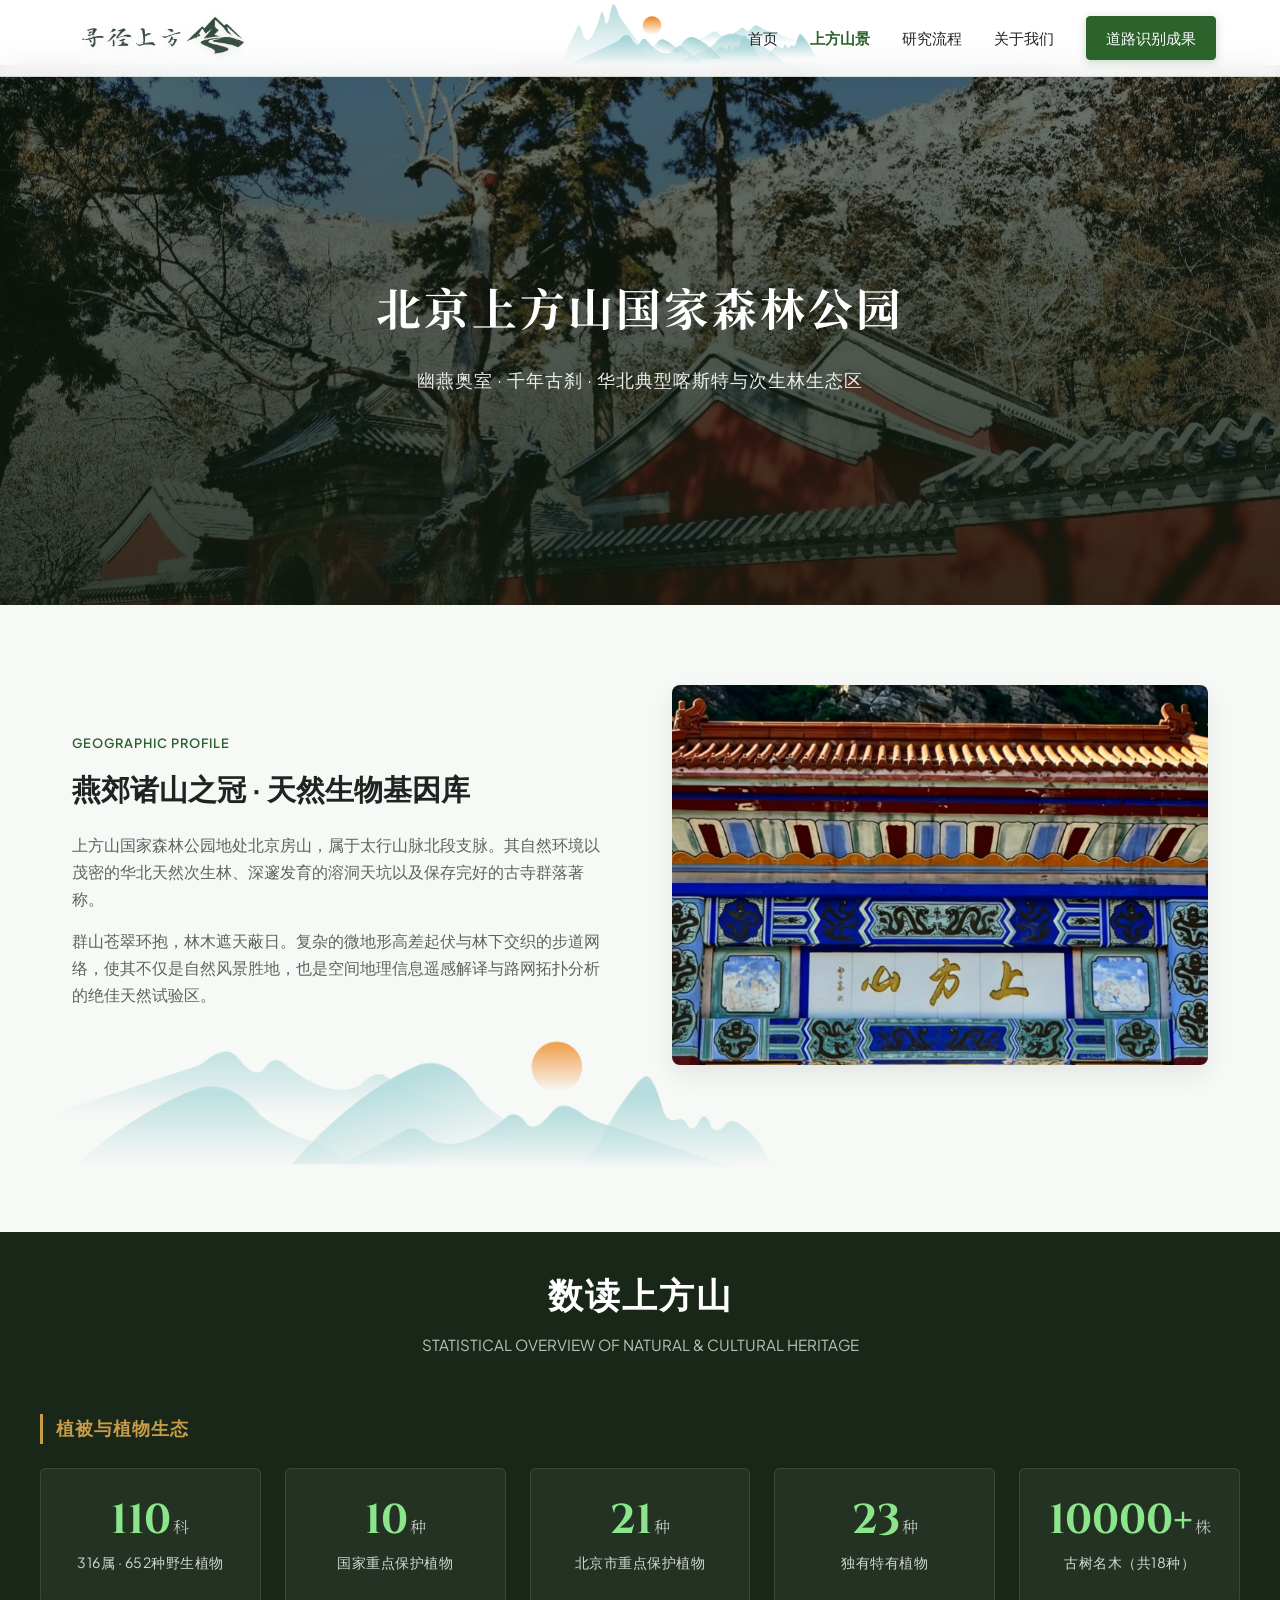
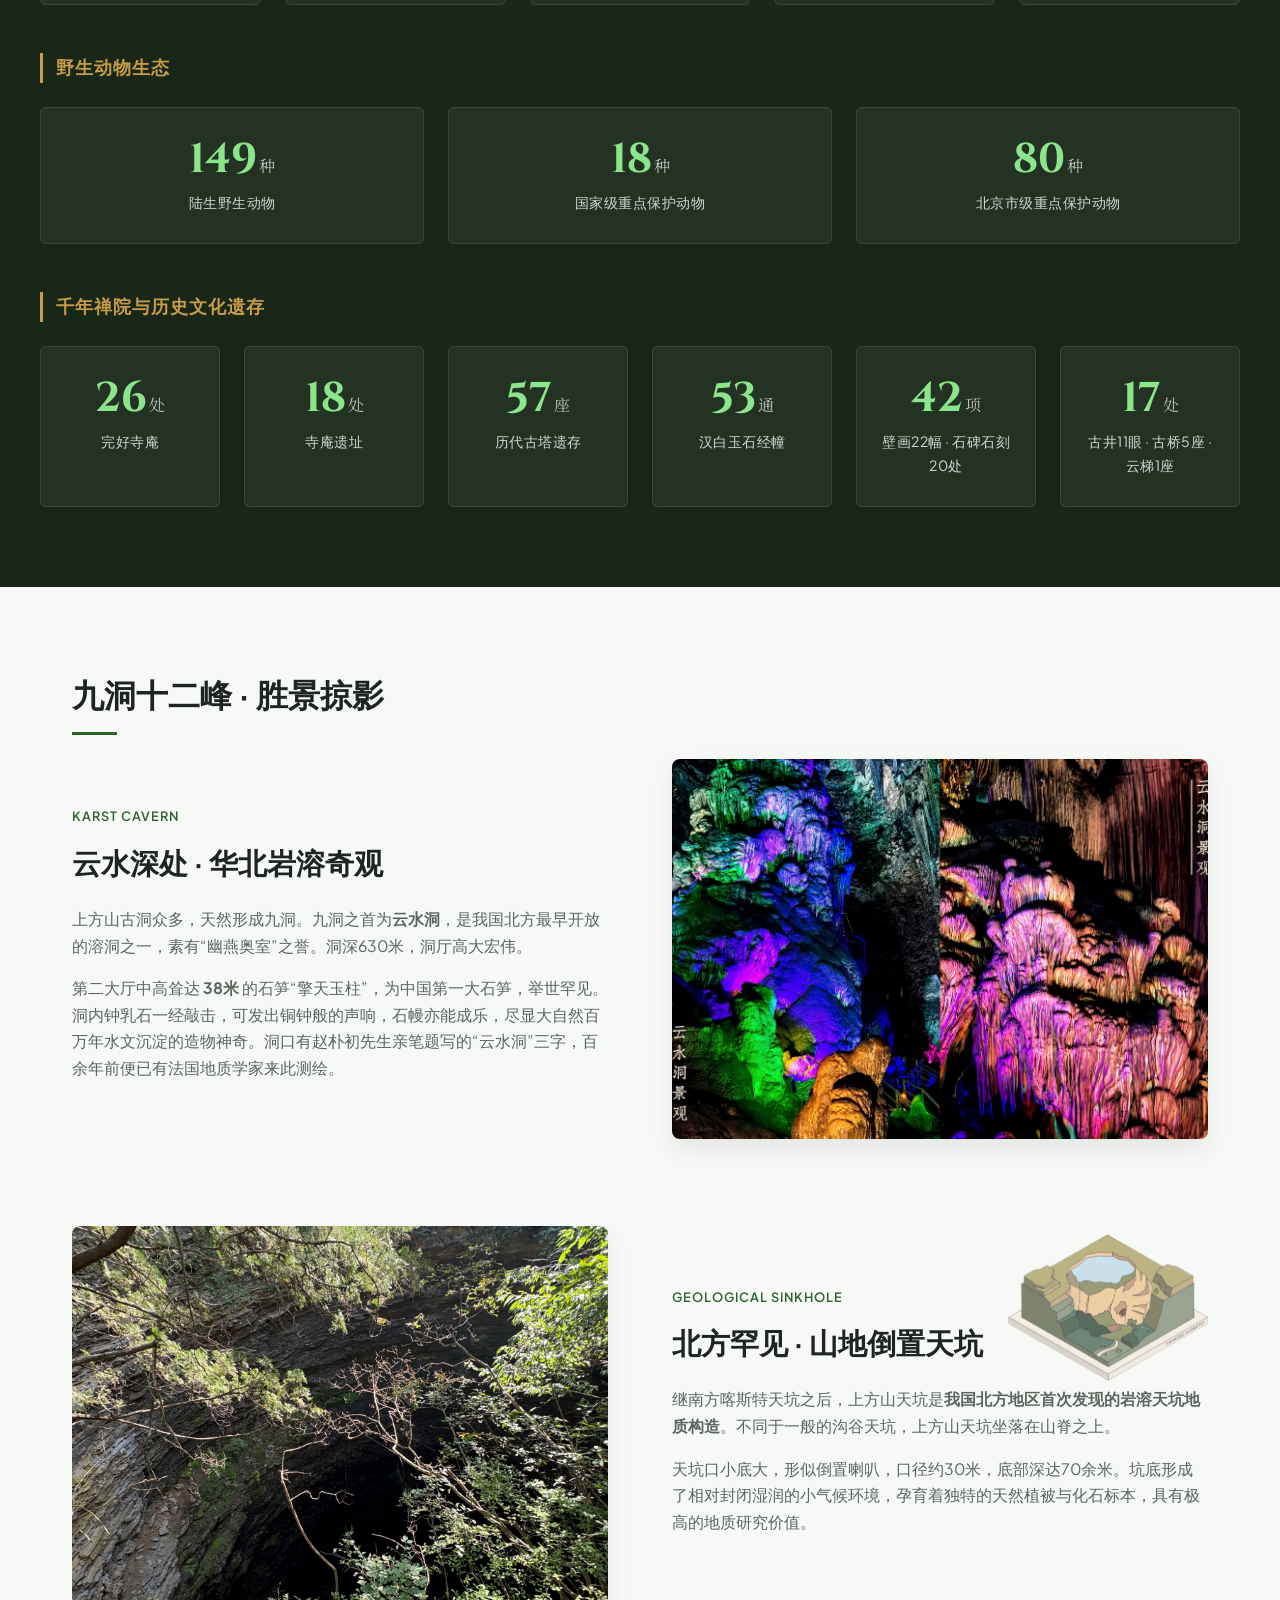
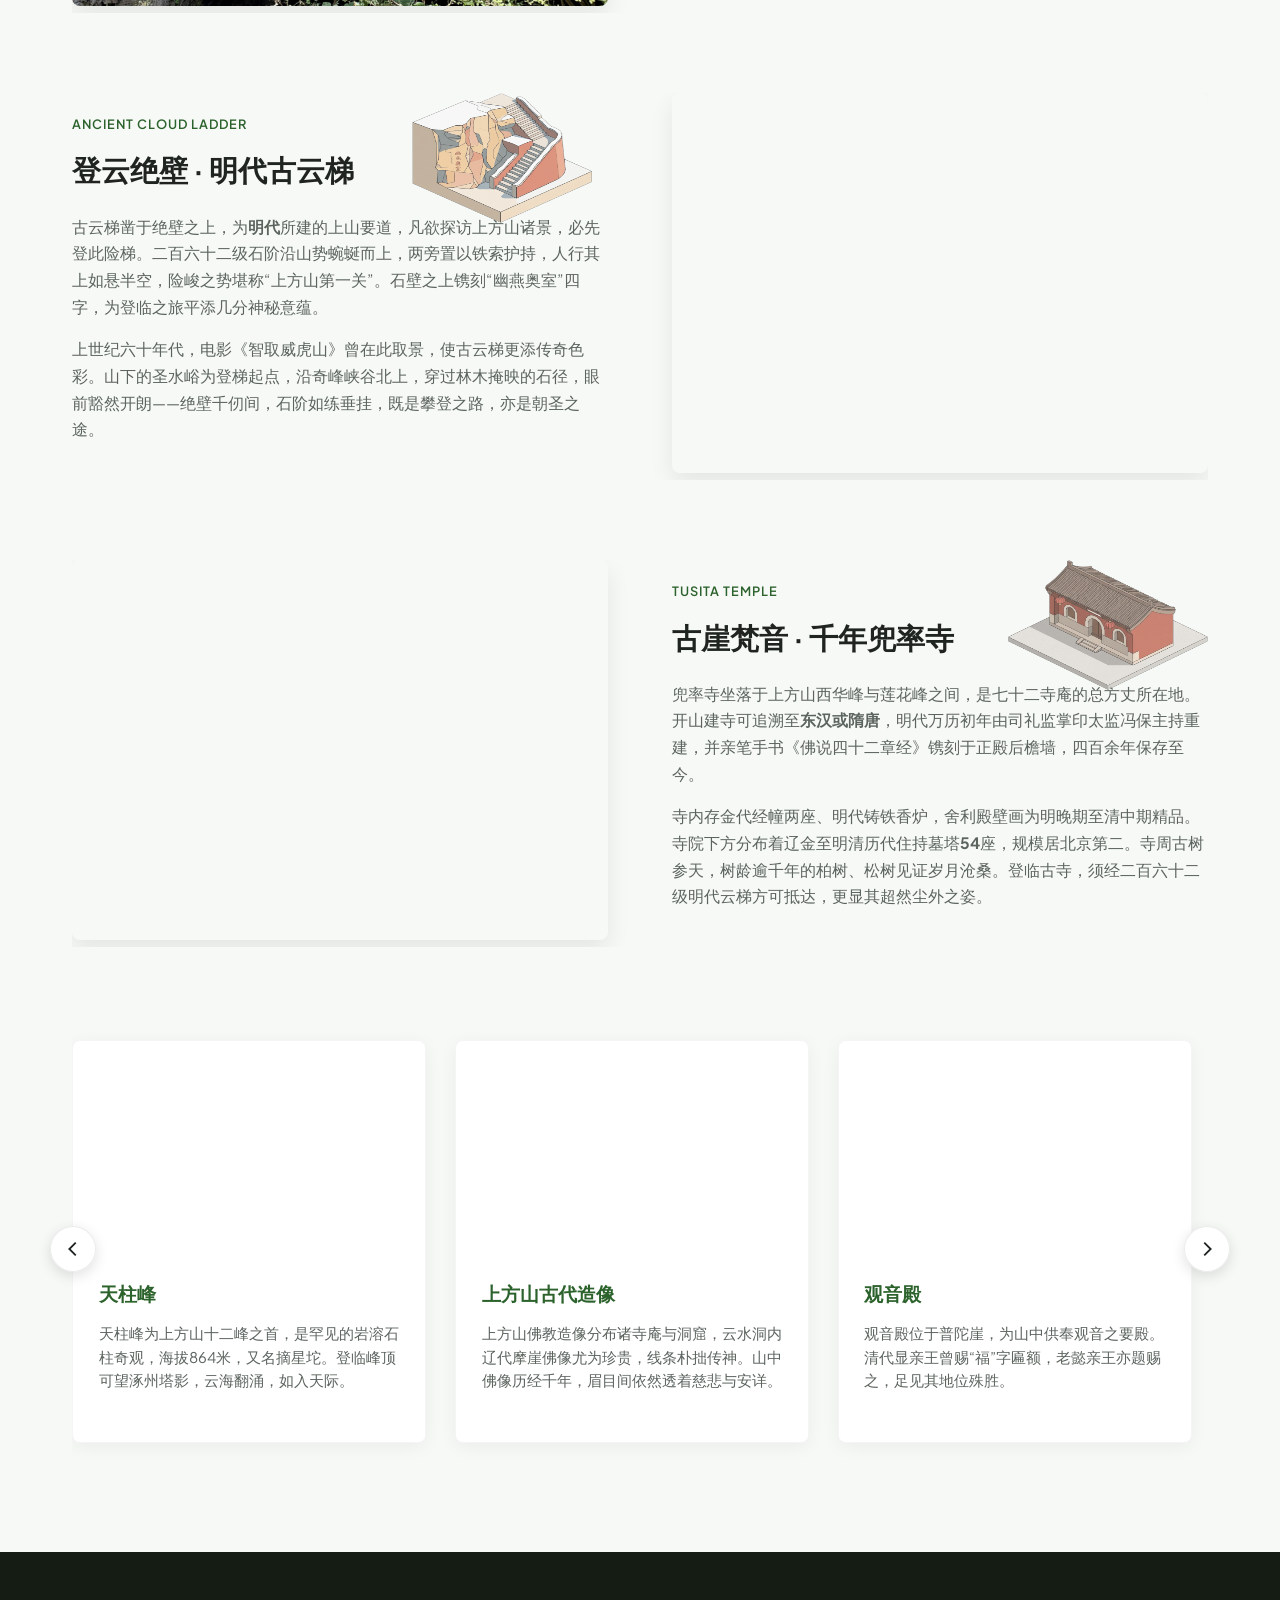
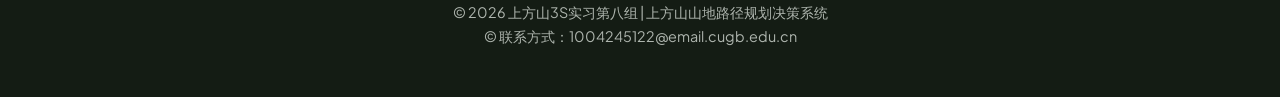
<file: view.html>
<!DOCTYPE html>
<html lang="zh-CN">
<head>
  <meta charset="UTF-8">
  <meta name="viewport" content="width=device-width, initial-scale=1.0">
  <title>认识上方山 | 幽燕奥室·地质与生态景观</title>
  <meta name="description" content="认识北京上方山国家森林公园，了解其喀斯特地貌、生态资源与历史文化景观。">
  <link rel="preconnect" href="https://fonts.googleapis.com">
  <link rel="preconnect" href="https://fonts.gstatic.com" crossorigin>
  <link href="https://fonts.googleapis.com/css2?family=Cinzel:wght@600;700&family=Plus+Jakarta+Sans:wght@400;500;600;700&family=Noto+Serif+SC:wght@500;700&display=swap" rel="stylesheet">
  <link href="css/style.css" rel="stylesheet">

  <style>
    :root {
      --primary-color: #2c622c;      /* 墨绿主色 */
      --primary-dark: #1b3d1b;
      --primary-light: #eaf1ea;
      --accent-gold: #c99c47;        /* 人文古迹点缀金色 */
      --text-main: #1f2421;
      --text-muted: #5c645e;
      --bg-light: #f7f9f7;
      --card-bg: #ffffff;
      --font-art: "Cinzel", "Noto Serif SC", serif;
      --font-sans: "Plus Jakarta Sans", -apple-system, BlinkMacSystemFont, "Segoe UI", Roboto, "PingFang SC", sans-serif;
    }

    body {
      font-family: var(--font-sans);
      color: var(--text-main);
      background-color: var(--bg-light);
      line-height: 1.7;
    }

    /* Shared navigation styles are maintained in css/style.css. */
    /* 首屏大 Banner */
    .shangfang-hero {
      position: relative;
      height: 60vh;
      min-height: 420px;
      margin-top: 65px;
      background: url('photo/4.jpg') center/cover no-repeat;
      display: flex;
      align-items: center;
      justify-content: center;
      color: #fff;
      text-align: center;
    }
    .hero-mask {
      position: absolute;
      top: 0; left: 0; width: 100%; height: 100%;
      background: linear-gradient(180deg, rgba(16, 28, 16, 0.6) 0%, rgba(16, 28, 16, 0.85) 100%);
    }
    .hero-content {
      position: relative;
      z-index: 2;
      padding: 0 1.5rem;
    }
    .hero-content h1 {
      font-family: var(--font-art);
      font-size: 2.8rem;
      letter-spacing: 3px;
      margin-bottom: 0.8rem;
    }
    .hero-content p {
      font-size: 1.15rem;
      font-weight: 300;
      letter-spacing: 1px;
      opacity: 0.9;
    }

    /* 容器 */
    .content-wrap {
      max-width: 1200px;
      margin: 0 auto;
      padding: 5rem 2rem;
    }
    .section-title {
      font-size: 2rem;
      font-weight: 700;
      margin-bottom: 1.5rem;
      position: relative;
      padding-bottom: 0.8rem;
    }
    .section-title::after {
      content: "";
      position: absolute;
      left: 0; bottom: 0;
      width: 45px; height: 3px;
      background-color: var(--primary-color);
    }

    /* ================================================= */
    /* 核心亮点：数读上方山（仿九寨沟数字看板设计）      */
    /* ================================================= */
    .stats-section {
      background: #192719;
      color: #fff;
      padding: 2rem 2rem;
      position: relative;
    }
    .stats-header {
      text-align: center;
      margin-bottom: 3.5rem;
    }
    .stats-header h2 {
      font-size: 2.2rem;
      letter-spacing: 2px;
      margin-bottom: 0.5rem;
    }
    .stats-header p {
      color: rgba(255, 255, 255, 0.7);
      font-size: 0.95rem;
    }
    .stats-grid-category {
      margin-bottom: 3rem;
    }
    .stats-category-title {
      font-size: 1.1rem;
      color: var(--accent-gold);
      border-left: 3px solid var(--accent-gold);
      padding-left: 0.8rem;
      margin-bottom: 1.5rem;
      letter-spacing: 1px;
      font-weight: 600;
    }
    .stats-cards {
      display: grid;
      grid-template-columns: repeat(auto-fit, minmax(120px, 1fr));
      gap: 1.5rem;
    }
    .stat-card {
      background: rgba(255, 255, 255, 0.05);
      border: 1px solid rgba(255, 255, 255, 0.1);
      border-radius: 6px;
      padding: 1.8rem 1.2rem;
      text-align: center;
      transition: all 0.3s ease;
    }
    .stat-card:hover {
      background: rgba(255, 255, 255, 0.1);
      transform: translateY(-4px);
      border-color: rgba(255, 255, 255, 0.3);
    }
    .stat-number {
      font-family: var(--font-art);
      font-size: 2.6rem;
      font-weight: 700;
      color: #8be68b;
      line-height: 1.1;
      margin-bottom: 0.5rem;
    }
    .stat-unit {
      font-size: 1rem;
      font-weight: normal;
      color: rgba(255, 255, 255, 0.7);
      margin-left: 2px;
    }
    .stat-label {
      font-size: 0.88rem;
      color: rgba(255, 255, 255, 0.8);
      letter-spacing: 0.5px;
    }

    /* 图文交错混排板块 */
    .feature-row {
      display: grid;
      grid-template-columns: 1fr 1fr;
      gap: 4rem;
      align-items: center;
      margin-bottom: 5rem;
    }
    .feature-row.reverse {
      direction: rtl;
    }
    .feature-row.reverse .feature-text {
      direction: ltr;
    }
    .feature-img img {
      width: 100%;
      height: 380px;
      object-fit: cover;
      border-radius: 8px;
      box-shadow: 0 10px 25px rgba(0, 0, 0, 0.08);
    }
    .feature-tag {
      font-size: 0.8rem;
      font-weight: 600;
      text-transform: uppercase;
      letter-spacing: 1px;
      color: var(--primary-color);
      margin-bottom: 0.6rem;
    }
    .feature-text h3 {
      font-size: 1.8rem;
      margin-bottom: 1.2rem;
      color: var(--text-main);
    }
    .feature-text p {
      color: var(--text-muted);
      margin-bottom: 1rem;
      font-size: 0.98rem;
    }

    /* 景观分类卡片 (九洞、十二峰、禅院古刹) */
    .spot-cards-grid {
      display: grid;
      grid-template-columns: repeat(auto-fit, minmax(320px, 1fr));
      gap: 2rem;
      margin-top: 3rem;
    }
    .spot-card {
      background: var(--card-bg);
      border-radius: 8px;
      overflow: hidden;
      box-shadow: 0 4px 18px rgba(0, 0, 0, 0.04);
      border: 1px solid rgba(0, 0, 0, 0.04);
      transition: transform 0.3s;
    }
    .spot-card:hover {
      transform: translateY(-6px);
    }
    .spot-card img {
      width: 100%;
      height: 200px;
      object-fit: cover;
    }
    .spot-card-body {
      padding: 1.8rem;
    }
    .spot-card-body h4 {
      font-size: 1.25rem;
      margin-bottom: 0.8rem;
      color: var(--primary-color);
    }
    .spot-card-body p {
      font-size: 0.92rem;
      color: var(--text-muted);
    }

        /* 外层容器 */
    .carousel-section-container {
    position: relative;
    width: 100%;
    margin-top: 2rem;
    }

    .slide-btn:hover {
    background: var(--primary-color, #2c622c);
    border-color: var(--primary-color, #2c622c);
    color: #ffffff;
    transform: translateY(-2px);
    box-shadow: 0 4px 12px rgba(44, 98, 44, 0.25);
    }

    /* 1. 轮播外层相对定位容器（用于承载左右悬浮按钮） */
    .carousel-section-container {
    position: relative;
    width: 100%;
    margin-top: 2.5rem;
    }

    /* 2. 左右两侧悬浮圆形按钮 */
    .side-arrow-btn {
    position: absolute;
    top: 50%;
    transform: translateY(-50%);
    width: 46px;
    height: 46px;
    border-radius: 50%;
    background: rgba(255, 255, 255, 0.92);
    border: 1px solid rgba(0, 0, 0, 0.08);
    box-shadow: 0 4px 14px rgba(0, 0, 0, 0.12);
    color: var(--text-main, #222);
    display: flex;
    align-items: center;
    justify-content: center;
    cursor: pointer;
    z-index: 10;
    backdrop-filter: blur(4px);
    transition: all 0.25s ease;
    }

    .prev-arrow { left: -22px; }  /* 左侧凸出悬浮 */
    .next-arrow { right: -22px; } /* 右侧凸出悬浮 */

    .side-arrow-btn:hover {
    background: var(--primary-color, #2c622c);
    color: #ffffff;
    border-color: var(--primary-color, #2c622c);
    transform: translateY(-50%) scale(1.08);
    box-shadow: 0 6px 18px rgba(44, 98, 44, 0.28);
    }

    /* 3. 卡片横向滑动轨道 */
    .spot-cards-track {
    display: flex;
    gap: 1.8rem;
    overflow-x: auto;
    scroll-behavior: smooth;
    scroll-snap-type: x mandatory;
    padding: 0.8rem 0.5rem 1.8rem;
    -webkit-overflow-scrolling: touch;
    -ms-overflow-style: none;
    scrollbar-width: none;
    }
    .spot-cards-track::-webkit-scrollbar {
    display: none; /* 隐藏滚动条 */
    }

    /* 4. 单张卡片外观 */
    .spot-card {
    flex: 0 0 calc(33.333% - 1.2rem);
    min-width: 320px;
    background: var(--card-bg, #ffffff);
    border-radius: 8px;
    overflow: hidden;
    box-shadow: 0 4px 18px rgba(0, 0, 0, 0.05);
    border: 1px solid rgba(0, 0, 0, 0.04);
    scroll-snap-align: start;
    transition: transform 0.3s ease, box-shadow 0.3s ease;
    }

    .spot-card:hover {
    transform: translateY(-5px);
    box-shadow: 0 10px 24px rgba(0, 0, 0, 0.08);
    }

    .spot-card img {
    width: 100%;
    height: 210px;
    object-fit: cover;
    display: block;
    }

    .spot-card-body {
    padding: 1.6rem;
    }

    .spot-card-body h4 {
    font-size: 1.2rem;
    margin-bottom: 0.8rem;
    color: var(--primary-color, #2c622c);
    }

    .spot-card-body p {
    font-size: 0.92rem;
    color: var(--text-muted, #5c645e);
    line-height: 1.6;
    }

    /* 5. 移动端防越界适配 */
    @media (max-width: 768px) {
    .prev-arrow { left: 2px; }
    .next-arrow { right: 2px; }
    .side-arrow-btn { width: 38px; height: 38px; }
    .spot-card { flex: 0 0 80%; min-width: 260px; }
    }

    /* 页脚 */
    footer {
      background: #141c14;
      color: #aeb5ae;
      padding: 3rem 2rem;
      text-align: center;
      font-size: 0.9rem;
    }
        /* 1. 导航栏主体：添加背景素材图与半透明遮罩 */
    .navbar {
      position: fixed;
      top: 0;
      left: 0;
      width: 100%;
      display: flex;
      justify-content: space-between;
      align-items: center;
      padding: 0.8rem 4rem;
      z-index: 1000;
      
      background: 
        url("photo/sc2.png") 55% center/auto 100% no-repeat,
        linear-gradient(rgba(255, 255, 255, 0.88), rgba(255, 255, 255, 0.92));
      backdrop-filter: blur(12px);
      -webkit-backdrop-filter: blur(12px);
      border-bottom: 1px solid rgba(44, 98, 44, 0.12);
      box-shadow: 0 4px 20px rgba(0, 0, 0, 0.04);
      transition: all 0.3s ease;
    }

    /* 2. 左上角 Logo 容器 */
    .logo-container {
      display: flex;
      align-items: center;
      gap: 0.8rem;
      text-decoration: none;
      cursor: pointer;
    }

    /* Logo 图片尺寸控制（保证高度与导航栏协调） */
    .logo-img {
      height: 50px;         /* 根据你们 Logo 的长宽比微调，通常 38px~46px 最合适 */
      width: auto;
      object-fit: contain;
      display: block;
      filter: drop-shadow(0 2px 4px rgba(0, 0, 0, 0.08));
    }

    /* Logo 旁边的双行文本排版 */
    .logo-text-group {
      display: flex;
      flex-direction: column;
      line-height: 1.25;
    }

    .logo-title {
      font-family: var(--font-sans);
      font-size: 1.05rem;
      font-weight: 700;
      color: var(--primary-color, #2c622c);
      letter-spacing: 0.5px;
    }

    .logo-subtitle {
      font-family: var(--font-art);
      font-size: 0.68rem;
      color: var(--text-muted, #5c645e);
      letter-spacing: 1.5px;
      font-weight: 600;
      margin-top: 2px;
    }

    /* 确保父容器是相对定位，作为绝对定位的参照物 */
    .relative-box {
      position: relative;
      overflow: hidden; /* 防止插图局部超出板块边缘造成横向滚动条 */
    }

    /* 装饰性 PNG 插图基础样式 */
    .deco-png {
      position: absolute;
      pointer-events: none; /* 核心：穿透鼠标事件，鼠标划过不会阻挡文字选中或点击 */
      z-index: 0;           /* 置于文字层下方 */
      opacity: 0.8;        /* 保持半透明暗纹质感，通常 0.1~0.25 最显高级 */
      transition: opacity 0.4s ease;
    }

    /* 悬停板块时让暗纹稍微明显一点（可选微交互） */
    .relative-box:hover .deco-png {
      opacity: 0.25;
    }

    /* 位置变体 1：右上角悬浮 */
    .deco-top-right {
      top: 8px;
      right: 0px;
      width: 200px;
      height: auto;
    }
    .deco-top-left {
      top: 0px;
      left: 340px;
      width: 180px;
      height: 130px;
    }
    .deco-top-right1 {
      top: 0px;
      right: 0px;
      width: 200px;
      height: 130px;
    }
    .deco-bottom-right {
      bottom: -8px;
      right: 0px;
      width: 200px;
      height: auto;
    }

    /* 位置变体 2：左下角悬浮 */
    .deco-bottom-left {
      bottom: 30px;
      left: -10px;
      width: 800px;
      height: auto;
    }

    /* 保证前景文字比装饰图层级高 */
    .content-split, .section-title, .grid-3 {
      position: relative;
      z-index: 1;
    }

    /* 手机端隐藏过大的装饰图，保持干净 */
    @media (max-width: 768px) {
      .deco-png {
        display: none;
      }
    }

    /* 3. 移动端自适应（防止屏幕过窄时标题和菜单打架） */
    @media (max-width: 900px) {
      .navbar {
        padding: 0.7rem 1.5rem;
      }
      .logo-subtitle {
        display: none;      /* 窄屏下隐藏英文小副标，保持清爽 */
      }
      .logo-title {
        font-size: 0.95rem;
      }
      .logo-img {
        height: 34px;
      }
    }

    @media (max-width: 768px) {
      .navbar { padding: .9rem 1rem; }
      .logo { font-size: .95rem; max-width: calc(100% - 3.5rem); }
      .nav-toggle {
        display: inline-flex; align-items: center; justify-content: center;
        width: 2.5rem; height: 2.5rem; border: 1px solid rgba(44,98,44,.35);
        border-radius: 4px; color: var(--primary-color); background: #fff; font-size: 1.25rem;
      }
      .nav-links {
        display: none; position: absolute; top: 100%; left: 0; right: 0;
        flex-direction: column; align-items: stretch; gap: 0; padding: .5rem 1rem 1rem;
        background: rgba(255,255,255,.98); border-bottom: 1px solid rgba(0,0,0,.06);
      }
      .nav-links.is-open { display: flex; }
      .nav-links a { padding: .75rem .5rem; }
      .nav-btn { text-align: center; }
      .feature-row, .feature-row.reverse { grid-template-columns: 1fr; gap: 2rem; }
      .feature-img img { height: 260px; }
      .stat-number { font-size: 2rem; }
    }
    @media (prefers-reduced-motion: reduce) {
      html { scroll-behavior: auto; }
      *, *::before, *::after { animation-duration: .01ms !important; animation-iteration-count: 1 !important; transition-duration: .01ms !important; }
    }
  </style>
</head>
<body>

  <!-- 1. 顶部菜单栏 -->
  <nav class="navbar">
    <!-- 左上角：Logo 图标 + 系统标题 -->
    <a href="sfs.html" class="logo-container">
      <!-- 将 logo.png 换成你们实际存放 Logo 的相对路径 -->
      <img src="photo/logo.png" alt="系统Logo" class="logo-img">
    </a>

    <!-- 右侧菜单项 -->
    <div class="nav-links">
      <a href="index.html">首页</a>
      <a href="view.html"  class="active">上方山景</a>
      <a href="research.html">研究流程</a>
      <a href="team.html">关于我们</a>
      <a href="http://127.0.0.1:8765" target="_blank" class="nav-btn">道路识别成果</a>
    </div>
  </nav>

  <!-- 2. 首屏横幅 -->
  <header class="shangfang-hero">
    <div class="hero-mask"></div>
    <div class="hero-content">
      <h1>北京上方山国家森林公园</h1>
      <p>幽燕奥室 · 千年古刹 · 华北典型喀斯特与次生林生态区</p>
    </div>
  </header>

  <!-- 3. 图文引言：走进上方山 -->
  <section class="content-wrap relative-box">
    <img src="photo/sc7.png" alt="山峦插图" class="deco-png deco-bottom-left">
    <div class="feature-row">
      <div class="feature-text">
        <div class="feature-tag">GEOGRAPHIC PROFILE</div>
        <h3>燕郊诸山之冠 · 天然生物基因库</h3>
        <p>
          上方山国家森林公园地处北京房山，属于太行山脉北段支脉。其自然环境以茂密的华北天然次生林、深邃发育的溶洞天坑以及保存完好的古寺群落著称。
        </p>
        <p>
          群山苍翠环抱，林木遮天蔽日。复杂的微地形高差起伏与林下交织的步道网络，使其不仅是自然风景胜地，也是空间地理信息遥感解译与路网拓扑分析的绝佳天然试验区。
        </p>
      </div>
      <div class="feature-img">
        <img src="photo/1.jpg" alt="上方山远眺" loading="lazy" decoding="async">
      </div>
    </div>
  </section>

  <!-- ========================================================= -->
  <!-- 4. 核心模块：数读上方山（根据你提供的数据定制的大字号看板） -->
  <!-- ========================================================= -->
  <section class="stats-section">
    <div class="content-wrap" style="padding: 0;">
      <div class="stats-header">
        <h2>数读上方山</h2>
        <p>STATISTICAL OVERVIEW OF NATURAL & CULTURAL HERITAGE</p>
      </div>

      <!-- 分组 1：植被与植物资源 -->
      <div class="stats-grid-category">
        <div class="stats-category-title">植被与植物生态</div>
        <div class="stats-cards">
          <div class="stat-card">
            <div class="stat-number">110<span class="stat-unit">科</span></div>
            <div class="stat-label">316属 · 652种野生植物</div>
          </div>
          <div class="stat-card">
            <div class="stat-number">10<span class="stat-unit">种</span></div>
            <div class="stat-label">国家重点保护植物</div>
          </div>
          <div class="stat-card">
            <div class="stat-number">21<span class="stat-unit">种</span></div>
            <div class="stat-label">北京市重点保护植物</div>
          </div>
          <div class="stat-card">
            <div class="stat-number">23<span class="stat-unit">种</span></div>
            <div class="stat-label">独有特有植物</div>
          </div>
          <div class="stat-card">
            <div class="stat-number">10000+<span class="stat-unit">株</span></div>
            <div class="stat-label">古树名木（共18种）</div>
          </div>
        </div>
      </div>

      <!-- 分组 2：野生动物资源 -->
      <div class="stats-grid-category">
        <div class="stats-category-title">野生动物生态</div>
        <div class="stats-cards">
          <div class="stat-card">
            <div class="stat-number">149<span class="stat-unit">种</span></div>
            <div class="stat-label">陆生野生动物</div>
          </div>
          <div class="stat-card">
            <div class="stat-number">18<span class="stat-unit">种</span></div>
            <div class="stat-label">国家级重点保护动物</div>
          </div>
          <div class="stat-card">
            <div class="stat-number">80<span class="stat-unit">种</span></div>
            <div class="stat-label">北京市级重点保护动物</div>
          </div>
        </div>
      </div>

      <!-- 分组 3：历史文物与古建筑古迹 -->
      <div class="stats-grid-category">
        <div class="stats-category-title">千年禅院与历史文化遗存</div>
        <div class="stats-cards">
          <div class="stat-card">
            <div class="stat-number">26<span class="stat-unit">处</span></div>
            <div class="stat-label">完好寺庵</div>
          </div>
          <div class="stat-card">
            <div class="stat-number">18<span class="stat-unit">处</span></div>
            <div class="stat-label">寺庵遗址</div>
          </div>
          <div class="stat-card">
            <div class="stat-number">57<span class="stat-unit">座</span></div>
            <div class="stat-label">历代古塔遗存</div>
          </div>
          <div class="stat-card">
            <div class="stat-number">53<span class="stat-unit">通</span></div>
            <div class="stat-label">汉白玉石经幢</div>
          </div>
          <div class="stat-card">
            <div class="stat-number">42<span class="stat-unit">项</span></div>
            <div class="stat-label">壁画22幅 · 石碑石刻20处</div>
          </div>
          <div class="stat-card">
            <div class="stat-number">17<span class="stat-unit">处</span></div>
            <div class="stat-label">古井11眼 · 古桥5座 · 云梯1座</div>
          </div>
        </div>
      </div>

    </div>
  </section>

  <!-- 5. 特色地貌景观深入介绍 -->
  <section class="content-wrap">
    <h2 class="section-title">九洞十二峰 · 胜景掠影</h2>

    <!-- 九洞之首云水洞 -->
    <div class="feature-row">
      <div class="feature-text">
        <div class="feature-tag">Karst Cavern</div>
        <h3>云水深处 · 华北岩溶奇观</h3>
        <p>
          上方山古洞众多，天然形成九洞。九洞之首为<strong>云水洞</strong>，是我国北方最早开放的溶洞之一，素有“幽燕奥室”之誉。洞深630米，洞厅高大宏伟。
        </p>
        <p>
          第二大厅中高耸达 <strong>38米</strong> 的石笋“擎天玉柱”，为中国第一大石笋，举世罕见。洞内钟乳石一经敲击，可发出铜钟般的声响，石幔亦能成乐，尽显大自然百万年水文沉淀的造物神奇。洞口有赵朴初先生亲笔题写的“云水洞”三字，百余年前便已有法国地质学家来此测绘。
        </p>
      </div>
      <div class="feature-img">
        <img src="photo/13.jpg" alt="云水洞溶洞景观" loading="lazy" decoding="async">
      </div>
    </div>

    <!-- 罕见高山天坑 -->
    <div class="feature-row reverse relative-box">
      <img src="photo/m2.png" alt="山峦插图" class="deco-png deco-top-right">
      <div class="feature-text">
        <div class="feature-tag">Geological Sinkhole</div>
        <h3>北方罕见 · 山地倒置天坑</h3>
        <p>
          继南方喀斯特天坑之后，上方山天坑是<strong>我国北方地区首次发现的岩溶天坑地质构造</strong>。不同于一般的沟谷天坑，上方山天坑坐落在山脊之上。
        </p>
        <p>
          天坑口小底大，形似倒置喇叭，口径约30米，底部深达70余米。坑底形成了相对封闭湿润的小气候环境，孕育着独特的天然植被与化石标本，具有极高的地质研究价值。
        </p>
      </div>
      <div class="feature-img">
        <img src="photo/31.jpg" alt="天坑与林木" loading="lazy" decoding="async">
      </div>
    </div>

    <!-- 古云梯 -->
    <div class="feature-row relative-box">
      <img src="photo/m4.png" alt="山峦插图" class="deco-png deco-top-left">
      <div class="feature-text">
        <div class="feature-tag">Ancient Cloud Ladder</div>
        <h3>登云绝壁 · 明代古云梯</h3>
        <p>
          古云梯凿于绝壁之上，为<strong>明代</strong>所建的上山要道，凡欲探访上方山诸景，必先登此险梯。二百六十二级石阶沿山势蜿蜒而上，两旁置以铁索护持，人行其上如悬半空，险峻之势堪称“上方山第一关”。石壁之上镌刻“幽燕奥室”四字，为登临之旅平添几分神秘意蕴。
        </p>
        <p>
          上世纪六十年代，电影《智取威虎山》曾在此取景，使古云梯更添传奇色彩。山下的圣水峪为登梯起点，沿奇峰峡谷北上，穿过林木掩映的石径，眼前豁然开朗——绝壁千仞间，石阶如练垂挂，既是攀登之路，亦是朝圣之途。
        </p>
      </div>
      <div class="feature-img">
        <img src="photo/27.jpg" alt="明代古云梯" loading="lazy" decoding="async">
      </div>
    </div>

    <!-- 千年古刹 -->
    <div class="feature-row reverse relative-box">
      <img src="photo/m3.png" alt="山峦插图" class="deco-png deco-top-right1">
      <div class="feature-text">
        <div class="feature-tag">Tusita Temple</div>
        <h3>古崖梵音 · 千年兜率寺</h3>
        <p>
          兜率寺坐落于上方山西华峰与莲花峰之间，是七十二寺庵的总方丈所在地。开山建寺可追溯至<strong>东汉或隋唐</strong>，明代万历初年由司礼监掌印太监冯保主持重建，并亲笔手书《佛说四十二章经》镌刻于正殿后檐墙，四百余年保存至今。
        </p>
        <p>
          寺内存金代经幢两座、明代铸铁香炉，舍利殿壁画为明晚期至清中期精品。寺院下方分布着辽金至明清历代住持墓塔<strong>54</strong>座，规模居北京第二。寺周古树参天，树龄逾千年的柏树、松树见证岁月沧桑。登临古寺，须经二百六十二级明代云梯方可抵达，更显其超然尘外之姿。
        </p>
      </div>
      <div class="feature-img">
        <img src="photo/17.jpg" alt="兜率寺景观" loading="lazy" decoding="async">
      </div>
    </div>

    <!-- 景观分类横向滑动卡片（左右悬浮箭头版） -->
    <div class="carousel-section-container">
    
        <!-- 左侧悬浮翻页按钮 -->
        <button class="side-arrow-btn prev-arrow" type="button" data-scroll-direction="left" aria-label="向左滑动">
            <svg viewBox="0 0 24 24" width="22" height="22" fill="none" stroke="currentColor" stroke-width="2">
            <path d="M15 19l-7-7 7-7"/>
            </svg>
        </button>

        <!-- 右侧悬浮翻页按钮 -->
        <button class="side-arrow-btn next-arrow" type="button" data-scroll-direction="right" aria-label="向右滑动">
            <svg viewBox="0 0 24 24" width="22" height="22" fill="none" stroke="currentColor" stroke-width="2">
            <path d="M9 5l7 7-7 7"/>
            </svg>
        </button>

        <!-- 可滑动的卡片轨道 -->
        <div class="spot-cards-track" id="spotTrack">
            
            <div class="spot-card">
            <img src="photo/8.jpg" alt="天柱峰" loading="lazy" decoding="async">
            <div class="spot-card-body">
                <h4>天柱峰</h4>
                <p>天柱峰为上方山十二峰之首，是罕见的岩溶石柱奇观，海拔864米，又名摘星坨。登临峰顶可望涿州塔影，云海翻涌，如入天际。</p>
            </div>
            </div>

            <div class="spot-card">
            <img src="photo/14.jpg" alt="上方山古代造像" loading="lazy" decoding="async">
            <div class="spot-card-body">
                <h4>上方山古代造像</h4>
                <p>上方山佛教造像分布诸寺庵与洞窟，云水洞内辽代摩崖佛像尤为珍贵，线条朴拙传神。山中佛像历经千年，眉目间依然透着慈悲与安详。</p>
            </div>
            </div>

            <div class="spot-card">
            <img src="photo/15.jpg" alt="观音殿" loading="lazy" decoding="async">
            <div class="spot-card-body">
                <h4>观音殿</h4>
                <p>观音殿位于普陀崖，为山中供奉观音之要殿。清代显亲王曾赐“福”字匾额，老懿亲王亦题赐之，足见其地位殊胜。</p>
            </div>
            </div>

            <div class="spot-card">
            <img src="photo/16.jpg" alt="山路古塔" loading="lazy" decoding="async">
            <div class="spot-card-body">
                <h4>山路古塔</h4>
                <p>沿山道而行，偶见石塔孤立，多为历代高僧灵塔，散落山林间，与苍松翠柏为伴。每一座塔都是一段修行，静立路旁，注视着往来行人。</p>
            </div>
            </div>

            <div class="spot-card">
            <img src="photo/19.jpg" alt="刻经石板壁" loading="lazy" decoding="async">
            <div class="spot-card-body">
                <h4>刻经石板壁</h4>
                <p>兜率寺后檐墙镶嵌明万历年间司礼监掌印太监冯保手书《佛说四十二章经》刻石，十五方青石板，两千余字保存完好，四百余年字迹清晰如初。</p>
            </div>
            </div>

            <div class="spot-card">
            <img src="photo/20.jpg" alt="青龙泉" loading="lazy" decoding="async">
            <div class="spot-card-body">
                <h4>青龙泉</h4>
                <p>青龙泉水自山岩渗出，汇聚成潭，水质纯净，清凉沁骨。相传为华严祖师驱龙开山时所留，与一斗泉同为上方山名泉，掬之入口，暑气顿消。</p>
            </div>
            </div>

            <div class="spot-card">
            <img src="photo/25.jpg" alt="砖塔与塔林" loading="lazy" decoding="async">
            <div class="spot-card-body">
                <h4>砖塔与塔林</h4>
                <p>兜率寺下方塔林，存辽金至明清墓塔五十四座，规模北京第二，形制各异。砖塔、石塔参差林立，松涛声中静默说法，见证千年香火传承。</p>
            </div>
            </div>

            <div class="spot-card">
            <img src="photo/26.jpg" alt="瓣香庵" loading="lazy" decoding="async">
            <div class="spot-card-body">
                <h4>瓣香庵</h4>
                <p>瓣香庵为七十二庵之一，庵名取“一瓣心香”之意。2025年北京市文物局批复其修缮方案，以最小干预原则延续古庵历史风貌。</p>
            </div>
            </div>

            <div class="spot-card">
            <img src="photo/28.jpg" alt="悬崖石瀑" loading="lazy" decoding="async">
            <div class="spot-card-body">
                <h4>悬崖石瀑</h4>
                <p>雨雪丰沛之时，山水自斗泉岩、云梯岩凌空叠落，飞瀑悬垂如白练。明人谓之“悬崖飞瀑”，水雾中偶现彩虹，为上方山一大奇观。</p>
            </div>
            </div>

        </div>
    </div>
  </section>

  <!-- 6. 页脚 -->
  <footer>
    <p>© 2026 上方山3S实习第八组 | 上方山山地路径规划决策系统</p>
    <p>© 联系方式：1004245122@email.cugb.edu.cn</p>
  </footer>

<script src="js/main.js" defer></script>

</body>
</html>
</file>
<file: css/style.css>
/* Shared design foundation for all project pages. */
:root {
  --site-green: #2c622c;
  --site-green-dark: #1b4332;
  --site-green-light: #eaf1ea;
  --site-text: #1f2421;
  --site-muted: #5c645e;
  --site-sans: -apple-system, BlinkMacSystemFont, "Segoe UI", Roboto, "PingFang SC", "Microsoft YaHei", sans-serif;
}

*, *::before, *::after { box-sizing: border-box; margin: 0; padding: 0; }
html { scroll-behavior: smooth; }
body { margin: 0; font-family: var(--font-sans, var(--site-sans)); color: var(--text-main, var(--site-text)); }
img { max-width: 100%; }

/* Unified navigation: pages may retain their own variables and layout details. */
.navbar {
  position: fixed; top: 0; left: 0; width: 100%; z-index: 1000;
  display: flex; align-items: center; justify-content: space-between;
  padding: 1.2rem 4rem; background: rgba(255, 255, 255, .95);
  backdrop-filter: blur(8px); border-bottom: 1px solid rgba(0, 0, 0, .06);
}
.logo { color: var(--primary-color, var(--site-green)); font-weight: 700; font-size: 1.2rem; letter-spacing: 1px; }
.nav-links { display: flex; align-items: center; gap: 2rem; }
.nav-links a { color: var(--text-main, var(--site-text)); font-size: .95rem; font-weight: 500; text-decoration: none; transition: color .2s; }
.nav-links a:hover, .nav-links a.active { color: var(--primary-color, var(--site-green)) !important; font-weight: 600; }
.nav-btn { padding: 0.5rem 1.2rem;
  background-color: var(--primary-color) !important;
  color: #ffffff !important;
  border: 1px solid var(--primary-color) !important;
  border-radius: 4px;
  font-weight: 500;
  text-decoration: none;
  transition: all 0.25s ease !important;
  box-shadow: 0 2px 8px rgba(44, 98, 44, 0.25);}
.nav-btn:hover { background-color: #1e451e !important;
  border-color: #1e451e !important;
  color: #ffffff !important;
  transform: translateY(-2px); }
.nav-toggle { display: none; }

footer { padding: 3rem 2rem; text-align: center; font-size: .9rem; }

/* Shared access and motion behaviour. */
:focus-visible { outline: 3px solid color-mix(in srgb, var(--primary-color, var(--site-green)), white 25%); outline-offset: 3px; }
@media (max-width: 768px) {
  .navbar { padding: .9rem 1rem; }
  .logo { max-width: calc(100% - 3.5rem); font-size: .95rem; }
  .nav-toggle { display: inline-flex; align-items: center; justify-content: center; width: 2.5rem; height: 2.5rem; padding: 0; border: 1px solid rgba(44,98,44,.35); border-radius: 4px; color: var(--primary-color, var(--site-green)); background: #fff; font-size: 1.25rem; }
  .nav-links { display: none; position: absolute; top: 100%; left: 0; right: 0; flex-direction: column; align-items: stretch; gap: 0; padding: .5rem 1rem 1rem; background: rgba(255,255,255,.98); border-bottom: 1px solid rgba(0,0,0,.06); }
  .nav-links.is-open { display: flex; }
  .nav-links a { padding: .75rem .5rem; }
  .nav-btn { text-align: center; }
}
@media (prefers-reduced-motion: reduce) {
  html { scroll-behavior: auto; }
  *, *::before, *::after { animation-duration: .01ms !important; animation-iteration-count: 1 !important; scroll-behavior: auto !important; transition-duration: .01ms !important; }
}
</file>
